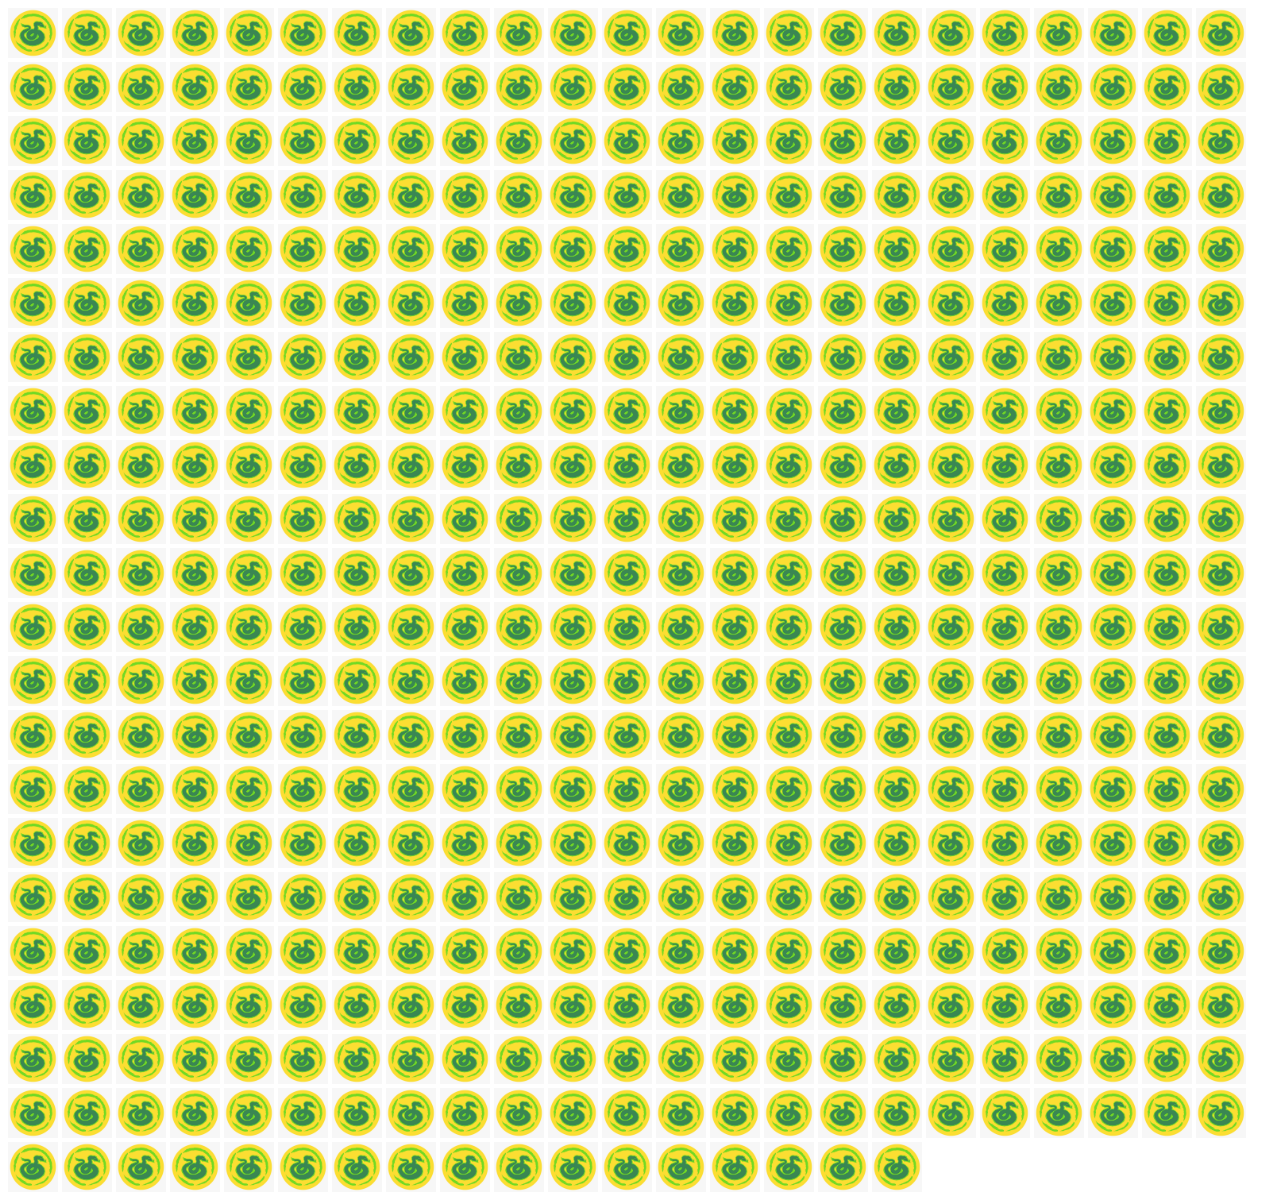
<file: gata.html>
<!DOCTYPE html>
<html lang="en">
<head>
    <meta charset="UTF-8">
    <meta name="viewport" content="width=device-width, initial-scale=1.0">
    <style>
        .merge{
            display: inline-block;
        }
        img{
            width: 50px;
            height: 50px;
        }
    </style>
    <title>Document</title>
</head>
<body>
<div class="merge" id="merge1"><img src="gata.jpg"></div>
<div class="merge" id="merge2"><img src="gata.jpg"></div>
<div class="merge" id="merge3"><img src="gata.jpg"></div>
<div class="merge" id="merge4"><img src="gata.jpg"></div>
<div class="merge" id="merge5"><img src="gata.jpg"></div>
<div class="merge" id="merge6"><img src="gata.jpg"></div>
<div class="merge" id="merge7"><img src="gata.jpg"></div>
<div class="merge" id="merge8"><img src="gata.jpg"></div>
<div class="merge" id="merge9"><img src="gata.jpg"></div>
<div class="merge" id="merge10"><img src="gata.jpg"></div>
<div class="merge" id="merge11"><img src="gata.jpg"></div>
<div class="merge" id="merge12"><img src="gata.jpg"></div>
<div class="merge" id="merge13"><img src="gata.jpg"></div>
<div class="merge" id="merge14"><img src="gata.jpg"></div>
<div class="merge" id="merge15"><img src="gata.jpg"></div>
<div class="merge" id="merge16"><img src="gata.jpg"></div>
<div class="merge" id="merge17"><img src="gata.jpg"></div>
<div class="merge" id="merge18"><img src="gata.jpg"></div>
<div class="merge" id="merge19"><img src="gata.jpg"></div>
<div class="merge" id="merge20"><img src="gata.jpg"></div>
<div class="merge" id="merge21"><img src="gata.jpg"></div>
<div class="merge" id="merge22"><img src="gata.jpg"></div>
<div class="merge" id="merge23"><img src="gata.jpg"></div>
<div class="merge" id="merge24"><img src="gata.jpg"></div>
<div class="merge" id="merge25"><img src="gata.jpg"></div>
<div class="merge" id="merge26"><img src="gata.jpg"></div>
<div class="merge" id="merge27"><img src="gata.jpg"></div>
<div class="merge" id="merge28"><img src="gata.jpg"></div>
<div class="merge" id="merge29"><img src="gata.jpg"></div>
<div class="merge" id="merge30"><img src="gata.jpg"></div>
<div class="merge" id="merge31"><img src="gata.jpg"></div>
<div class="merge" id="merge32"><img src="gata.jpg"></div>
<div class="merge" id="merge33"><img src="gata.jpg"></div>
<div class="merge" id="merge34"><img src="gata.jpg"></div>
<div class="merge" id="merge35"><img src="gata.jpg"></div>
<div class="merge" id="merge36"><img src="gata.jpg"></div>
<div class="merge" id="merge37"><img src="gata.jpg"></div>
<div class="merge" id="merge38"><img src="gata.jpg"></div>
<div class="merge" id="merge39"><img src="gata.jpg"></div>
<div class="merge" id="merge40"><img src="gata.jpg"></div>
<div class="merge" id="merge41"><img src="gata.jpg"></div>
<div class="merge" id="merge42"><img src="gata.jpg"></div>
<div class="merge" id="merge43"><img src="gata.jpg"></div>
<div class="merge" id="merge44"><img src="gata.jpg"></div>
<div class="merge" id="merge45"><img src="gata.jpg"></div>
<div class="merge" id="merge46"><img src="gata.jpg"></div>
<div class="merge" id="merge47"><img src="gata.jpg"></div>
<div class="merge" id="merge48"><img src="gata.jpg"></div>
<div class="merge" id="merge49"><img src="gata.jpg"></div>
<div class="merge" id="merge50"><img src="gata.jpg"></div>
<div class="merge" id="merge51"><img src="gata.jpg"></div>
<div class="merge" id="merge52"><img src="gata.jpg"></div>
<div class="merge" id="merge53"><img src="gata.jpg"></div>
<div class="merge" id="merge54"><img src="gata.jpg"></div>
<div class="merge" id="merge55"><img src="gata.jpg"></div>
<div class="merge" id="merge56"><img src="gata.jpg"></div>
<div class="merge" id="merge57"><img src="gata.jpg"></div>
<div class="merge" id="merge58"><img src="gata.jpg"></div>
<div class="merge" id="merge59"><img src="gata.jpg"></div>
<div class="merge" id="merge60"><img src="gata.jpg"></div>
<div class="merge" id="merge61"><img src="gata.jpg"></div>
<div class="merge" id="merge62"><img src="gata.jpg"></div>
<div class="merge" id="merge63"><img src="gata.jpg"></div>
<div class="merge" id="merge64"><img src="gata.jpg"></div>
<div class="merge" id="merge65"><img src="gata.jpg"></div>
<div class="merge" id="merge66"><img src="gata.jpg"></div>
<div class="merge" id="merge67"><img src="gata.jpg"></div>
<div class="merge" id="merge68"><img src="gata.jpg"></div>
<div class="merge" id="merge69"><img src="gata.jpg"></div>
<div class="merge" id="merge70"><img src="gata.jpg"></div>
<div class="merge" id="merge71"><img src="gata.jpg"></div>
<div class="merge" id="merge72"><img src="gata.jpg"></div>
<div class="merge" id="merge73"><img src="gata.jpg"></div>
<div class="merge" id="merge74"><img src="gata.jpg"></div>
<div class="merge" id="merge75"><img src="gata.jpg"></div>
<div class="merge" id="merge76"><img src="gata.jpg"></div>
<div class="merge" id="merge77"><img src="gata.jpg"></div>
<div class="merge" id="merge78"><img src="gata.jpg"></div>
<div class="merge" id="merge79"><img src="gata.jpg"></div>
<div class="merge" id="merge80"><img src="gata.jpg"></div>
<div class="merge" id="merge81"><img src="gata.jpg"></div>
<div class="merge" id="merge82"><img src="gata.jpg"></div>
<div class="merge" id="merge83"><img src="gata.jpg"></div>
<div class="merge" id="merge84"><img src="gata.jpg"></div>
<div class="merge" id="merge85"><img src="gata.jpg"></div>
<div class="merge" id="merge86"><img src="gata.jpg"></div>
<div class="merge" id="merge87"><img src="gata.jpg"></div>
<div class="merge" id="merge88"><img src="gata.jpg"></div>
<div class="merge" id="merge89"><img src="gata.jpg"></div>
<div class="merge" id="merge90"><img src="gata.jpg"></div>
<div class="merge" id="merge91"><img src="gata.jpg"></div>
<div class="merge" id="merge92"><img src="gata.jpg"></div>
<div class="merge" id="merge93"><img src="gata.jpg"></div>
<div class="merge" id="merge94"><img src="gata.jpg"></div>
<div class="merge" id="merge95"><img src="gata.jpg"></div>
<div class="merge" id="merge96"><img src="gata.jpg"></div>
<div class="merge" id="merge97"><img src="gata.jpg"></div>
<div class="merge" id="merge98"><img src="gata.jpg"></div>
<div class="merge" id="merge99"><img src="gata.jpg"></div>
<div class="merge" id="merge100"><img src="gata.jpg"></div>
<div class="merge" id="merge101"><img src="gata.jpg"></div>
<div class="merge" id="merge102"><img src="gata.jpg"></div>
<div class="merge" id="merge103"><img src="gata.jpg"></div>
<div class="merge" id="merge104"><img src="gata.jpg"></div>
<div class="merge" id="merge105"><img src="gata.jpg"></div>
<div class="merge" id="merge106"><img src="gata.jpg"></div>
<div class="merge" id="merge107"><img src="gata.jpg"></div>
<div class="merge" id="merge108"><img src="gata.jpg"></div>
<div class="merge" id="merge109"><img src="gata.jpg"></div>
<div class="merge" id="merge110"><img src="gata.jpg"></div>
<div class="merge" id="merge111"><img src="gata.jpg"></div>
<div class="merge" id="merge112"><img src="gata.jpg"></div>
<div class="merge" id="merge113"><img src="gata.jpg"></div>
<div class="merge" id="merge114"><img src="gata.jpg"></div>
<div class="merge" id="merge115"><img src="gata.jpg"></div>
<div class="merge" id="merge116"><img src="gata.jpg"></div>
<div class="merge" id="merge117"><img src="gata.jpg"></div>
<div class="merge" id="merge118"><img src="gata.jpg"></div>
<div class="merge" id="merge119"><img src="gata.jpg"></div>
<div class="merge" id="merge120"><img src="gata.jpg"></div>
<div class="merge" id="merge121"><img src="gata.jpg"></div>
<div class="merge" id="merge122"><img src="gata.jpg"></div>
<div class="merge" id="merge123"><img src="gata.jpg"></div>
<div class="merge" id="merge124"><img src="gata.jpg"></div>
<div class="merge" id="merge125"><img src="gata.jpg"></div>
<div class="merge" id="merge126"><img src="gata.jpg"></div>
<div class="merge" id="merge127"><img src="gata.jpg"></div>
<div class="merge" id="merge128"><img src="gata.jpg"></div>
<div class="merge" id="merge129"><img src="gata.jpg"></div>
<div class="merge" id="merge130"><img src="gata.jpg"></div>
<div class="merge" id="merge131"><img src="gata.jpg"></div>
<div class="merge" id="merge132"><img src="gata.jpg"></div>
<div class="merge" id="merge133"><img src="gata.jpg"></div>
<div class="merge" id="merge134"><img src="gata.jpg"></div>
<div class="merge" id="merge135"><img src="gata.jpg"></div>
<div class="merge" id="merge136"><img src="gata.jpg"></div>
<div class="merge" id="merge137"><img src="gata.jpg"></div>
<div class="merge" id="merge138"><img src="gata.jpg"></div>
<div class="merge" id="merge139"><img src="gata.jpg"></div>
<div class="merge" id="merge140"><img src="gata.jpg"></div>
<div class="merge" id="merge141"><img src="gata.jpg"></div>
<div class="merge" id="merge142"><img src="gata.jpg"></div>
<div class="merge" id="merge143"><img src="gata.jpg"></div>
<div class="merge" id="merge144"><img src="gata.jpg"></div>
<div class="merge" id="merge145"><img src="gata.jpg"></div>
<div class="merge" id="merge146"><img src="gata.jpg"></div>
<div class="merge" id="merge147"><img src="gata.jpg"></div>
<div class="merge" id="merge148"><img src="gata.jpg"></div>
<div class="merge" id="merge149"><img src="gata.jpg"></div>
<div class="merge" id="merge150"><img src="gata.jpg"></div>
<div class="merge" id="merge151"><img src="gata.jpg"></div>
<div class="merge" id="merge152"><img src="gata.jpg"></div>
<div class="merge" id="merge153"><img src="gata.jpg"></div>
<div class="merge" id="merge154"><img src="gata.jpg"></div>
<div class="merge" id="merge155"><img src="gata.jpg"></div>
<div class="merge" id="merge156"><img src="gata.jpg"></div>
<div class="merge" id="merge157"><img src="gata.jpg"></div>
<div class="merge" id="merge158"><img src="gata.jpg"></div>
<div class="merge" id="merge159"><img src="gata.jpg"></div>
<div class="merge" id="merge160"><img src="gata.jpg"></div>
<div class="merge" id="merge161"><img src="gata.jpg"></div>
<div class="merge" id="merge162"><img src="gata.jpg"></div>
<div class="merge" id="merge163"><img src="gata.jpg"></div>
<div class="merge" id="merge164"><img src="gata.jpg"></div>
<div class="merge" id="merge165"><img src="gata.jpg"></div>
<div class="merge" id="merge166"><img src="gata.jpg"></div>
<div class="merge" id="merge167"><img src="gata.jpg"></div>
<div class="merge" id="merge168"><img src="gata.jpg"></div>
<div class="merge" id="merge169"><img src="gata.jpg"></div>
<div class="merge" id="merge170"><img src="gata.jpg"></div>
<div class="merge" id="merge171"><img src="gata.jpg"></div>
<div class="merge" id="merge172"><img src="gata.jpg"></div>
<div class="merge" id="merge173"><img src="gata.jpg"></div>
<div class="merge" id="merge174"><img src="gata.jpg"></div>
<div class="merge" id="merge175"><img src="gata.jpg"></div>
<div class="merge" id="merge176"><img src="gata.jpg"></div>
<div class="merge" id="merge177"><img src="gata.jpg"></div>
<div class="merge" id="merge178"><img src="gata.jpg"></div>
<div class="merge" id="merge179"><img src="gata.jpg"></div>
<div class="merge" id="merge180"><img src="gata.jpg"></div>
<div class="merge" id="merge181"><img src="gata.jpg"></div>
<div class="merge" id="merge182"><img src="gata.jpg"></div>
<div class="merge" id="merge183"><img src="gata.jpg"></div>
<div class="merge" id="merge184"><img src="gata.jpg"></div>
<div class="merge" id="merge185"><img src="gata.jpg"></div>
<div class="merge" id="merge186"><img src="gata.jpg"></div>
<div class="merge" id="merge187"><img src="gata.jpg"></div>
<div class="merge" id="merge188"><img src="gata.jpg"></div>
<div class="merge" id="merge189"><img src="gata.jpg"></div>
<div class="merge" id="merge190"><img src="gata.jpg"></div>
<div class="merge" id="merge191"><img src="gata.jpg"></div>
<div class="merge" id="merge192"><img src="gata.jpg"></div>
<div class="merge" id="merge193"><img src="gata.jpg"></div>
<div class="merge" id="merge194"><img src="gata.jpg"></div>
<div class="merge" id="merge195"><img src="gata.jpg"></div>
<div class="merge" id="merge196"><img src="gata.jpg"></div>
<div class="merge" id="merge197"><img src="gata.jpg"></div>
<div class="merge" id="merge198"><img src="gata.jpg"></div>
<div class="merge" id="merge199"><img src="gata.jpg"></div>
<div class="merge" id="merge200"><img src="gata.jpg"></div>
<div class="merge" id="merge201"><img src="gata.jpg"></div>
<div class="merge" id="merge202"><img src="gata.jpg"></div>
<div class="merge" id="merge203"><img src="gata.jpg"></div>
<div class="merge" id="merge204"><img src="gata.jpg"></div>
<div class="merge" id="merge205"><img src="gata.jpg"></div>
<div class="merge" id="merge206"><img src="gata.jpg"></div>
<div class="merge" id="merge207"><img src="gata.jpg"></div>
<div class="merge" id="merge208"><img src="gata.jpg"></div>
<div class="merge" id="merge209"><img src="gata.jpg"></div>
<div class="merge" id="merge210"><img src="gata.jpg"></div>
<div class="merge" id="merge211"><img src="gata.jpg"></div>
<div class="merge" id="merge212"><img src="gata.jpg"></div>
<div class="merge" id="merge213"><img src="gata.jpg"></div>
<div class="merge" id="merge214"><img src="gata.jpg"></div>
<div class="merge" id="merge215"><img src="gata.jpg"></div>
<div class="merge" id="merge216"><img src="gata.jpg"></div>
<div class="merge" id="merge217"><img src="gata.jpg"></div>
<div class="merge" id="merge218"><img src="gata.jpg"></div>
<div class="merge" id="merge219"><img src="gata.jpg"></div>
<div class="merge" id="merge220"><img src="gata.jpg"></div>
<div class="merge" id="merge221"><img src="gata.jpg"></div>
<div class="merge" id="merge222"><img src="gata.jpg"></div>
<div class="merge" id="merge223"><img src="gata.jpg"></div>
<div class="merge" id="merge224"><img src="gata.jpg"></div>
<div class="merge" id="merge225"><img src="gata.jpg"></div>
<div class="merge" id="merge226"><img src="gata.jpg"></div>
<div class="merge" id="merge227"><img src="gata.jpg"></div>
<div class="merge" id="merge228"><img src="gata.jpg"></div>
<div class="merge" id="merge229"><img src="gata.jpg"></div>
<div class="merge" id="merge230"><img src="gata.jpg"></div>
<div class="merge" id="merge231"><img src="gata.jpg"></div>
<div class="merge" id="merge232"><img src="gata.jpg"></div>
<div class="merge" id="merge233"><img src="gata.jpg"></div>
<div class="merge" id="merge234"><img src="gata.jpg"></div>
<div class="merge" id="merge235"><img src="gata.jpg"></div>
<div class="merge" id="merge236"><img src="gata.jpg"></div>
<div class="merge" id="merge237"><img src="gata.jpg"></div>
<div class="merge" id="merge238"><img src="gata.jpg"></div>
<div class="merge" id="merge239"><img src="gata.jpg"></div>
<div class="merge" id="merge240"><img src="gata.jpg"></div>
<div class="merge" id="merge241"><img src="gata.jpg"></div>
<div class="merge" id="merge242"><img src="gata.jpg"></div>
<div class="merge" id="merge243"><img src="gata.jpg"></div>
<div class="merge" id="merge244"><img src="gata.jpg"></div>
<div class="merge" id="merge245"><img src="gata.jpg"></div>
<div class="merge" id="merge246"><img src="gata.jpg"></div>
<div class="merge" id="merge247"><img src="gata.jpg"></div>
<div class="merge" id="merge248"><img src="gata.jpg"></div>
<div class="merge" id="merge249"><img src="gata.jpg"></div>
<div class="merge" id="merge250"><img src="gata.jpg"></div>
<div class="merge" id="merge251"><img src="gata.jpg"></div>
<div class="merge" id="merge252"><img src="gata.jpg"></div>
<div class="merge" id="merge253"><img src="gata.jpg"></div>
<div class="merge" id="merge254"><img src="gata.jpg"></div>
<div class="merge" id="merge255"><img src="gata.jpg"></div>
<div class="merge" id="merge256"><img src="gata.jpg"></div>
<div class="merge" id="merge257"><img src="gata.jpg"></div>
<div class="merge" id="merge258"><img src="gata.jpg"></div>
<div class="merge" id="merge259"><img src="gata.jpg"></div>
<div class="merge" id="merge260"><img src="gata.jpg"></div>
<div class="merge" id="merge261"><img src="gata.jpg"></div>
<div class="merge" id="merge262"><img src="gata.jpg"></div>
<div class="merge" id="merge263"><img src="gata.jpg"></div>
<div class="merge" id="merge264"><img src="gata.jpg"></div>
<div class="merge" id="merge265"><img src="gata.jpg"></div>
<div class="merge" id="merge266"><img src="gata.jpg"></div>
<div class="merge" id="merge267"><img src="gata.jpg"></div>
<div class="merge" id="merge268"><img src="gata.jpg"></div>
<div class="merge" id="merge269"><img src="gata.jpg"></div>
<div class="merge" id="merge270"><img src="gata.jpg"></div>
<div class="merge" id="merge271"><img src="gata.jpg"></div>
<div class="merge" id="merge272"><img src="gata.jpg"></div>
<div class="merge" id="merge273"><img src="gata.jpg"></div>
<div class="merge" id="merge274"><img src="gata.jpg"></div>
<div class="merge" id="merge275"><img src="gata.jpg"></div>
<div class="merge" id="merge276"><img src="gata.jpg"></div>
<div class="merge" id="merge277"><img src="gata.jpg"></div>
<div class="merge" id="merge278"><img src="gata.jpg"></div>
<div class="merge" id="merge279"><img src="gata.jpg"></div>
<div class="merge" id="merge280"><img src="gata.jpg"></div>
<div class="merge" id="merge281"><img src="gata.jpg"></div>
<div class="merge" id="merge282"><img src="gata.jpg"></div>
<div class="merge" id="merge283"><img src="gata.jpg"></div>
<div class="merge" id="merge284"><img src="gata.jpg"></div>
<div class="merge" id="merge285"><img src="gata.jpg"></div>
<div class="merge" id="merge286"><img src="gata.jpg"></div>
<div class="merge" id="merge287"><img src="gata.jpg"></div>
<div class="merge" id="merge288"><img src="gata.jpg"></div>
<div class="merge" id="merge289"><img src="gata.jpg"></div>
<div class="merge" id="merge290"><img src="gata.jpg"></div>
<div class="merge" id="merge291"><img src="gata.jpg"></div>
<div class="merge" id="merge292"><img src="gata.jpg"></div>
<div class="merge" id="merge293"><img src="gata.jpg"></div>
<div class="merge" id="merge294"><img src="gata.jpg"></div>
<div class="merge" id="merge295"><img src="gata.jpg"></div>
<div class="merge" id="merge296"><img src="gata.jpg"></div>
<div class="merge" id="merge297"><img src="gata.jpg"></div>
<div class="merge" id="merge298"><img src="gata.jpg"></div>
<div class="merge" id="merge299"><img src="gata.jpg"></div>
<div class="merge" id="merge300"><img src="gata.jpg"></div>
<div class="merge" id="merge301"><img src="gata.jpg"></div>
<div class="merge" id="merge302"><img src="gata.jpg"></div>
<div class="merge" id="merge303"><img src="gata.jpg"></div>
<div class="merge" id="merge304"><img src="gata.jpg"></div>
<div class="merge" id="merge305"><img src="gata.jpg"></div>
<div class="merge" id="merge306"><img src="gata.jpg"></div>
<div class="merge" id="merge307"><img src="gata.jpg"></div>
<div class="merge" id="merge308"><img src="gata.jpg"></div>
<div class="merge" id="merge309"><img src="gata.jpg"></div>
<div class="merge" id="merge310"><img src="gata.jpg"></div>
<div class="merge" id="merge311"><img src="gata.jpg"></div>
<div class="merge" id="merge312"><img src="gata.jpg"></div>
<div class="merge" id="merge313"><img src="gata.jpg"></div>
<div class="merge" id="merge314"><img src="gata.jpg"></div>
<div class="merge" id="merge315"><img src="gata.jpg"></div>
<div class="merge" id="merge316"><img src="gata.jpg"></div>
<div class="merge" id="merge317"><img src="gata.jpg"></div>
<div class="merge" id="merge318"><img src="gata.jpg"></div>
<div class="merge" id="merge319"><img src="gata.jpg"></div>
<div class="merge" id="merge320"><img src="gata.jpg"></div>
<div class="merge" id="merge321"><img src="gata.jpg"></div>
<div class="merge" id="merge322"><img src="gata.jpg"></div>
<div class="merge" id="merge323"><img src="gata.jpg"></div>
<div class="merge" id="merge324"><img src="gata.jpg"></div>
<div class="merge" id="merge325"><img src="gata.jpg"></div>
<div class="merge" id="merge326"><img src="gata.jpg"></div>
<div class="merge" id="merge327"><img src="gata.jpg"></div>
<div class="merge" id="merge328"><img src="gata.jpg"></div>
<div class="merge" id="merge329"><img src="gata.jpg"></div>
<div class="merge" id="merge330"><img src="gata.jpg"></div>
<div class="merge" id="merge331"><img src="gata.jpg"></div>
<div class="merge" id="merge332"><img src="gata.jpg"></div>
<div class="merge" id="merge333"><img src="gata.jpg"></div>
<div class="merge" id="merge334"><img src="gata.jpg"></div>
<div class="merge" id="merge335"><img src="gata.jpg"></div>
<div class="merge" id="merge336"><img src="gata.jpg"></div>
<div class="merge" id="merge337"><img src="gata.jpg"></div>
<div class="merge" id="merge338"><img src="gata.jpg"></div>
<div class="merge" id="merge339"><img src="gata.jpg"></div>
<div class="merge" id="merge340"><img src="gata.jpg"></div>
<div class="merge" id="merge341"><img src="gata.jpg"></div>
<div class="merge" id="merge342"><img src="gata.jpg"></div>
<div class="merge" id="merge343"><img src="gata.jpg"></div>
<div class="merge" id="merge344"><img src="gata.jpg"></div>
<div class="merge" id="merge345"><img src="gata.jpg"></div>
<div class="merge" id="merge346"><img src="gata.jpg"></div>
<div class="merge" id="merge347"><img src="gata.jpg"></div>
<div class="merge" id="merge348"><img src="gata.jpg"></div>
<div class="merge" id="merge349"><img src="gata.jpg"></div>
<div class="merge" id="merge350"><img src="gata.jpg"></div>
<div class="merge" id="merge351"><img src="gata.jpg"></div>
<div class="merge" id="merge352"><img src="gata.jpg"></div>
<div class="merge" id="merge353"><img src="gata.jpg"></div>
<div class="merge" id="merge354"><img src="gata.jpg"></div>
<div class="merge" id="merge355"><img src="gata.jpg"></div>
<div class="merge" id="merge356"><img src="gata.jpg"></div>
<div class="merge" id="merge357"><img src="gata.jpg"></div>
<div class="merge" id="merge358"><img src="gata.jpg"></div>
<div class="merge" id="merge359"><img src="gata.jpg"></div>
<div class="merge" id="merge360"><img src="gata.jpg"></div>
<div class="merge" id="merge361"><img src="gata.jpg"></div>
<div class="merge" id="merge362"><img src="gata.jpg"></div>
<div class="merge" id="merge363"><img src="gata.jpg"></div>
<div class="merge" id="merge364"><img src="gata.jpg"></div>
<div class="merge" id="merge365"><img src="gata.jpg"></div>
<div class="merge" id="merge366"><img src="gata.jpg"></div>
<div class="merge" id="merge367"><img src="gata.jpg"></div>
<div class="merge" id="merge368"><img src="gata.jpg"></div>
<div class="merge" id="merge369"><img src="gata.jpg"></div>
<div class="merge" id="merge370"><img src="gata.jpg"></div>
<div class="merge" id="merge371"><img src="gata.jpg"></div>
<div class="merge" id="merge372"><img src="gata.jpg"></div>
<div class="merge" id="merge373"><img src="gata.jpg"></div>
<div class="merge" id="merge374"><img src="gata.jpg"></div>
<div class="merge" id="merge375"><img src="gata.jpg"></div>
<div class="merge" id="merge376"><img src="gata.jpg"></div>
<div class="merge" id="merge377"><img src="gata.jpg"></div>
<div class="merge" id="merge378"><img src="gata.jpg"></div>
<div class="merge" id="merge379"><img src="gata.jpg"></div>
<div class="merge" id="merge380"><img src="gata.jpg"></div>
<div class="merge" id="merge381"><img src="gata.jpg"></div>
<div class="merge" id="merge382"><img src="gata.jpg"></div>
<div class="merge" id="merge383"><img src="gata.jpg"></div>
<div class="merge" id="merge384"><img src="gata.jpg"></div>
<div class="merge" id="merge385"><img src="gata.jpg"></div>
<div class="merge" id="merge386"><img src="gata.jpg"></div>
<div class="merge" id="merge387"><img src="gata.jpg"></div>
<div class="merge" id="merge388"><img src="gata.jpg"></div>
<div class="merge" id="merge389"><img src="gata.jpg"></div>
<div class="merge" id="merge390"><img src="gata.jpg"></div>
<div class="merge" id="merge391"><img src="gata.jpg"></div>
<div class="merge" id="merge392"><img src="gata.jpg"></div>
<div class="merge" id="merge393"><img src="gata.jpg"></div>
<div class="merge" id="merge394"><img src="gata.jpg"></div>
<div class="merge" id="merge395"><img src="gata.jpg"></div>
<div class="merge" id="merge396"><img src="gata.jpg"></div>
<div class="merge" id="merge397"><img src="gata.jpg"></div>
<div class="merge" id="merge398"><img src="gata.jpg"></div>
<div class="merge" id="merge399"><img src="gata.jpg"></div>
<div class="merge" id="merge400"><img src="gata.jpg"></div>
<div class="merge" id="merge401"><img src="gata.jpg"></div>
<div class="merge" id="merge402"><img src="gata.jpg"></div>
<div class="merge" id="merge403"><img src="gata.jpg"></div>
<div class="merge" id="merge404"><img src="gata.jpg"></div>
<div class="merge" id="merge405"><img src="gata.jpg"></div>
<div class="merge" id="merge406"><img src="gata.jpg"></div>
<div class="merge" id="merge407"><img src="gata.jpg"></div>
<div class="merge" id="merge408"><img src="gata.jpg"></div>
<div class="merge" id="merge409"><img src="gata.jpg"></div>
<div class="merge" id="merge410"><img src="gata.jpg"></div>
<div class="merge" id="merge411"><img src="gata.jpg"></div>
<div class="merge" id="merge412"><img src="gata.jpg"></div>
<div class="merge" id="merge413"><img src="gata.jpg"></div>
<div class="merge" id="merge414"><img src="gata.jpg"></div>
<div class="merge" id="merge415"><img src="gata.jpg"></div>
<div class="merge" id="merge416"><img src="gata.jpg"></div>
<div class="merge" id="merge417"><img src="gata.jpg"></div>
<div class="merge" id="merge418"><img src="gata.jpg"></div>
<div class="merge" id="merge419"><img src="gata.jpg"></div>
<div class="merge" id="merge420"><img src="gata.jpg"></div>
<div class="merge" id="merge421"><img src="gata.jpg"></div>
<div class="merge" id="merge422"><img src="gata.jpg"></div>
<div class="merge" id="merge423"><img src="gata.jpg"></div>
<div class="merge" id="merge424"><img src="gata.jpg"></div>
<div class="merge" id="merge425"><img src="gata.jpg"></div>
<div class="merge" id="merge426"><img src="gata.jpg"></div>
<div class="merge" id="merge427"><img src="gata.jpg"></div>
<div class="merge" id="merge428"><img src="gata.jpg"></div>
<div class="merge" id="merge429"><img src="gata.jpg"></div>
<div class="merge" id="merge430"><img src="gata.jpg"></div>
<div class="merge" id="merge431"><img src="gata.jpg"></div>
<div class="merge" id="merge432"><img src="gata.jpg"></div>
<div class="merge" id="merge433"><img src="gata.jpg"></div>
<div class="merge" id="merge434"><img src="gata.jpg"></div>
<div class="merge" id="merge435"><img src="gata.jpg"></div>
<div class="merge" id="merge436"><img src="gata.jpg"></div>
<div class="merge" id="merge437"><img src="gata.jpg"></div>
<div class="merge" id="merge438"><img src="gata.jpg"></div>
<div class="merge" id="merge439"><img src="gata.jpg"></div>
<div class="merge" id="merge440"><img src="gata.jpg"></div>
<div class="merge" id="merge441"><img src="gata.jpg"></div>
<div class="merge" id="merge442"><img src="gata.jpg"></div>
<div class="merge" id="merge443"><img src="gata.jpg"></div>
<div class="merge" id="merge444"><img src="gata.jpg"></div>
<div class="merge" id="merge445"><img src="gata.jpg"></div>
<div class="merge" id="merge446"><img src="gata.jpg"></div>
<div class="merge" id="merge447"><img src="gata.jpg"></div>
<div class="merge" id="merge448"><img src="gata.jpg"></div>
<div class="merge" id="merge449"><img src="gata.jpg"></div>
<div class="merge" id="merge450"><img src="gata.jpg"></div>
<div class="merge" id="merge451"><img src="gata.jpg"></div>
<div class="merge" id="merge452"><img src="gata.jpg"></div>
<div class="merge" id="merge453"><img src="gata.jpg"></div>
<div class="merge" id="merge454"><img src="gata.jpg"></div>
<div class="merge" id="merge455"><img src="gata.jpg"></div>
<div class="merge" id="merge456"><img src="gata.jpg"></div>
<div class="merge" id="merge457"><img src="gata.jpg"></div>
<div class="merge" id="merge458"><img src="gata.jpg"></div>
<div class="merge" id="merge459"><img src="gata.jpg"></div>
<div class="merge" id="merge460"><img src="gata.jpg"></div>
<div class="merge" id="merge461"><img src="gata.jpg"></div>
<div class="merge" id="merge462"><img src="gata.jpg"></div>
<div class="merge" id="merge463"><img src="gata.jpg"></div>
<div class="merge" id="merge464"><img src="gata.jpg"></div>
<div class="merge" id="merge465"><img src="gata.jpg"></div>
<div class="merge" id="merge466"><img src="gata.jpg"></div>
<div class="merge" id="merge467"><img src="gata.jpg"></div>
<div class="merge" id="merge468"><img src="gata.jpg"></div>
<div class="merge" id="merge469"><img src="gata.jpg"></div>
<div class="merge" id="merge470"><img src="gata.jpg"></div>
<div class="merge" id="merge471"><img src="gata.jpg"></div>
<div class="merge" id="merge472"><img src="gata.jpg"></div>
<div class="merge" id="merge473"><img src="gata.jpg"></div>
<div class="merge" id="merge474"><img src="gata.jpg"></div>
<div class="merge" id="merge475"><img src="gata.jpg"></div>
<div class="merge" id="merge476"><img src="gata.jpg"></div>
<div class="merge" id="merge477"><img src="gata.jpg"></div>
<div class="merge" id="merge478"><img src="gata.jpg"></div>
<div class="merge" id="merge479"><img src="gata.jpg"></div>
<div class="merge" id="merge480"><img src="gata.jpg"></div>
<div class="merge" id="merge481"><img src="gata.jpg"></div>
<div class="merge" id="merge482"><img src="gata.jpg"></div>
<div class="merge" id="merge483"><img src="gata.jpg"></div>
<div class="merge" id="merge484"><img src="gata.jpg"></div>
<div class="merge" id="merge485"><img src="gata.jpg"></div>
<div class="merge" id="merge486"><img src="gata.jpg"></div>
<div class="merge" id="merge487"><img src="gata.jpg"></div>
<div class="merge" id="merge488"><img src="gata.jpg"></div>
<div class="merge" id="merge489"><img src="gata.jpg"></div>
<div class="merge" id="merge490"><img src="gata.jpg"></div>
<div class="merge" id="merge491"><img src="gata.jpg"></div>
<div class="merge" id="merge492"><img src="gata.jpg"></div>
<div class="merge" id="merge493"><img src="gata.jpg"></div>
<div class="merge" id="merge494"><img src="gata.jpg"></div>
<div class="merge" id="merge495"><img src="gata.jpg"></div>
<div class="merge" id="merge496"><img src="gata.jpg"></div>
<div class="merge" id="merge497"><img src="gata.jpg"></div>
<div class="merge" id="merge498"><img src="gata.jpg"></div>
<div class="merge" id="merge499"><img src="gata.jpg"></div>
<div class="merge" id="merge500"><img src="gata.jpg"></div>
<script src="scriptgata.js"></script>
</body>
</html>
</file>
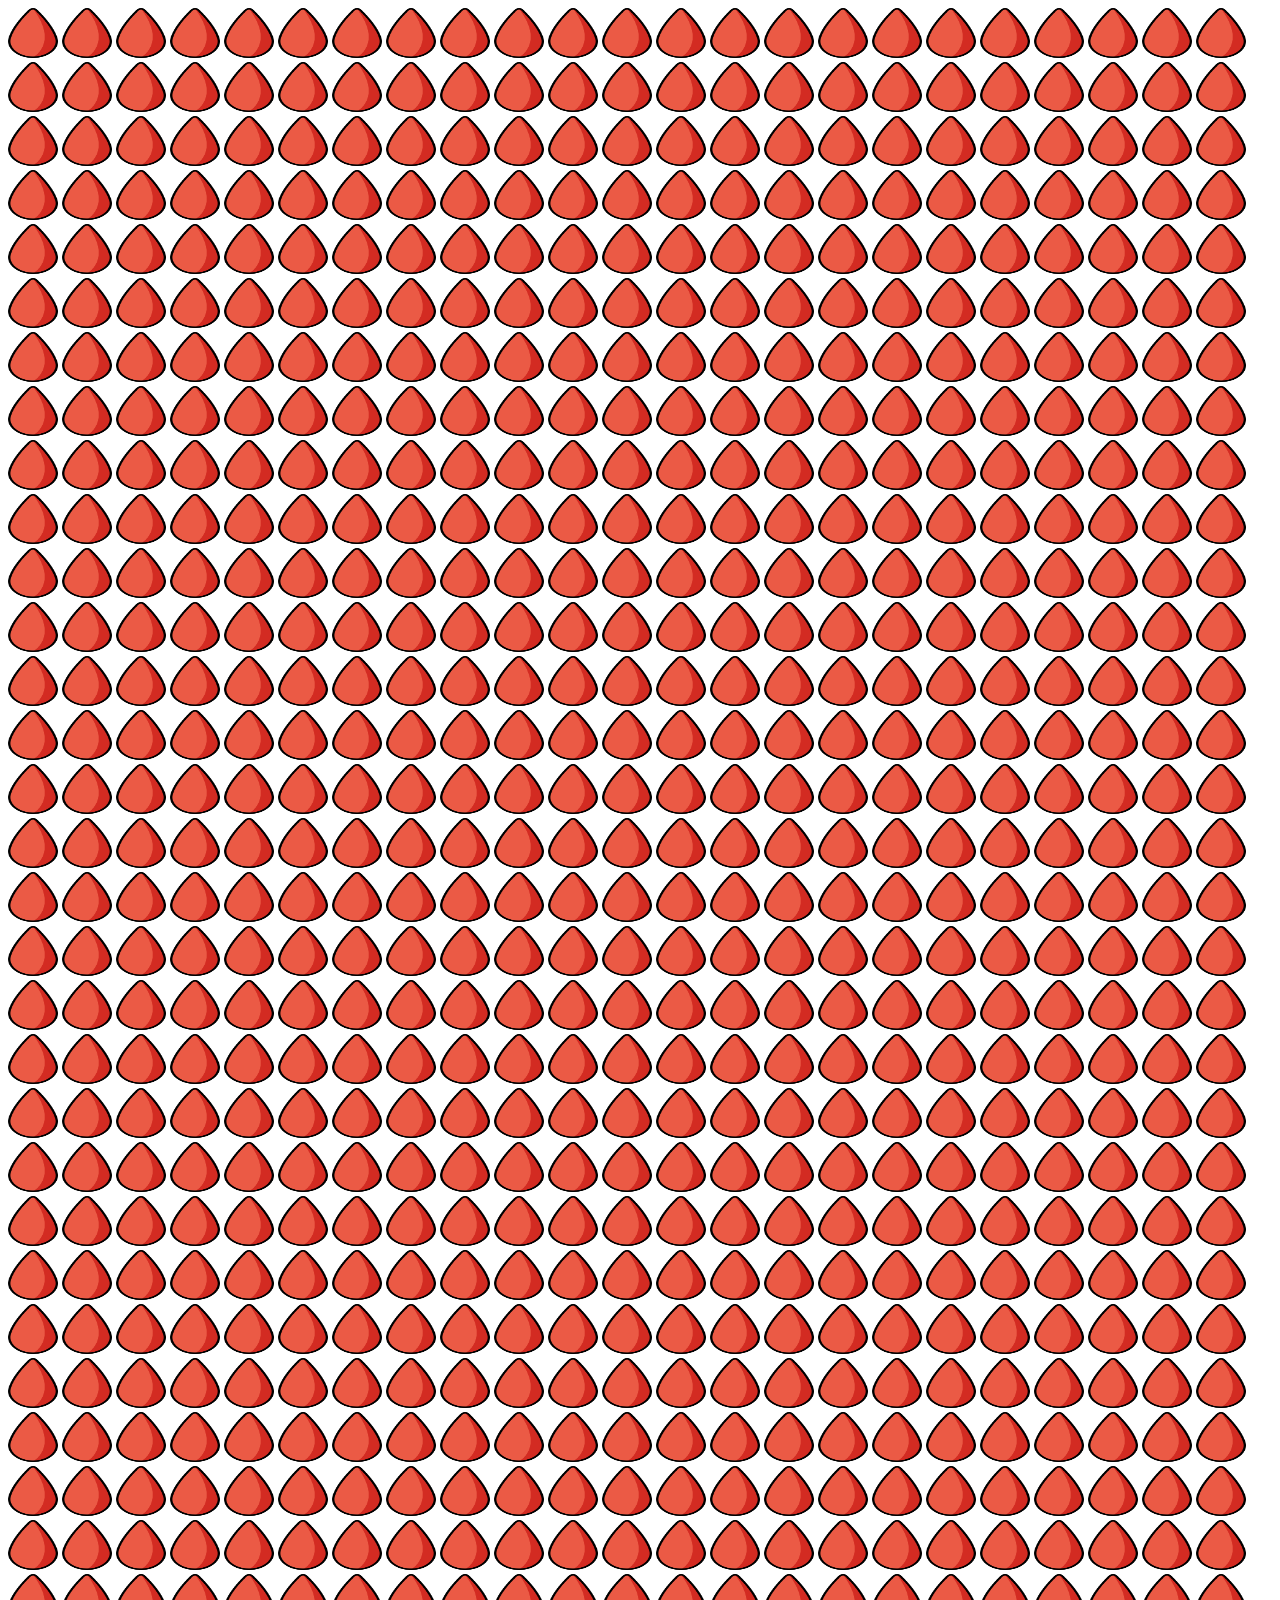
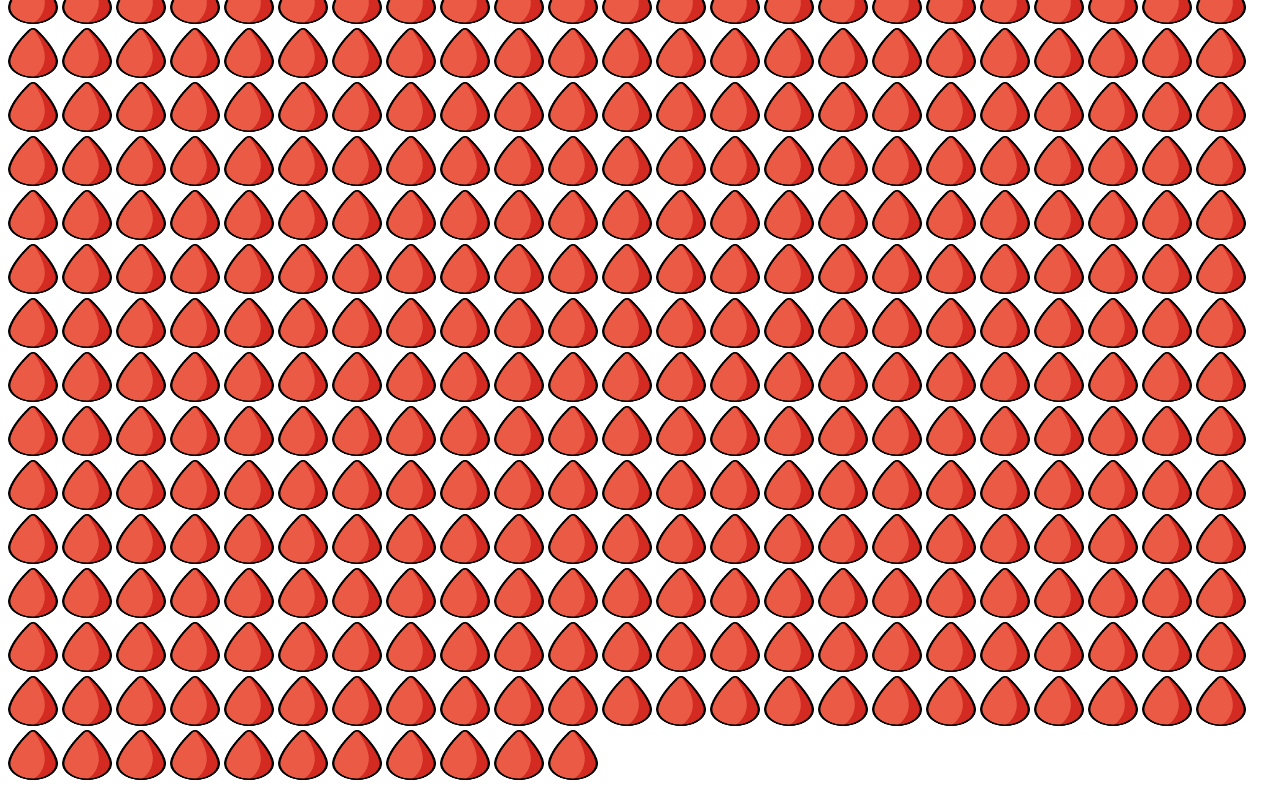
<file: idoloblood.html>
<!DOCTYPE html>
<html lang="en">
<head>
    <meta charset="UTF-8">
    <meta name="viewport" content="width=device-width, initial-scale=1.0">
    <style>
        .blood{
            display: inline-block;
        }
        img{
            width: 50px;
            height: 50px;
        }
    </style>
    <title>Document</title>
</head>
<body>
    <div class="blood" id="blood1"><img src="blood.png"></div>
    <div class="blood" id="blood2"><img src="blood.png"></div>
    <div class="blood" id="blood3"><img src="blood.png"></div>
    <div class="blood" id="blood4"><img src="blood.png"></div>
    <div class="blood" id="blood5"><img src="blood.png"></div>
    <div class="blood" id="blood6"><img src="blood.png"></div>
    <div class="blood" id="blood7"><img src="blood.png"></div>
    <div class="blood" id="blood8"><img src="blood.png"></div>
    <div class="blood" id="blood9"><img src="blood.png"></div>
    <div class="blood" id="blood10"><img src="blood.png"></div>
    <div class="blood" id="blood11"><img src="blood.png"></div>
    <div class="blood" id="blood12"><img src="blood.png"></div>
    <div class="blood" id="blood13"><img src="blood.png"></div>
    <div class="blood" id="blood14"><img src="blood.png"></div>
    <div class="blood" id="blood15"><img src="blood.png"></div>
    <div class="blood" id="blood16"><img src="blood.png"></div>
    <div class="blood" id="blood17"><img src="blood.png"></div>
    <div class="blood" id="blood18"><img src="blood.png"></div>
    <div class="blood" id="blood19"><img src="blood.png"></div>
    <div class="blood" id="blood20"><img src="blood.png"></div>
    <div class="blood" id="blood21"><img src="blood.png"></div>
    <div class="blood" id="blood22"><img src="blood.png"></div>
    <div class="blood" id="blood23"><img src="blood.png"></div>
    <div class="blood" id="blood24"><img src="blood.png"></div>
    <div class="blood" id="blood25"><img src="blood.png"></div>
    <div class="blood" id="blood26"><img src="blood.png"></div>
    <div class="blood" id="blood27"><img src="blood.png"></div>
    <div class="blood" id="blood28"><img src="blood.png"></div>
    <div class="blood" id="blood29"><img src="blood.png"></div>
    <div class="blood" id="blood30"><img src="blood.png"></div>
    <div class="blood" id="blood31"><img src="blood.png"></div>
    <div class="blood" id="blood32"><img src="blood.png"></div>
    <div class="blood" id="blood33"><img src="blood.png"></div>
    <div class="blood" id="blood34"><img src="blood.png"></div>
    <div class="blood" id="blood35"><img src="blood.png"></div>
    <div class="blood" id="blood36"><img src="blood.png"></div>
    <div class="blood" id="blood37"><img src="blood.png"></div>
    <div class="blood" id="blood38"><img src="blood.png"></div>
    <div class="blood" id="blood39"><img src="blood.png"></div>
    <div class="blood" id="blood40"><img src="blood.png"></div>
    <div class="blood" id="blood41"><img src="blood.png"></div>
    <div class="blood" id="blood42"><img src="blood.png"></div>
    <div class="blood" id="blood43"><img src="blood.png"></div>
    <div class="blood" id="blood44"><img src="blood.png"></div>
    <div class="blood" id="blood45"><img src="blood.png"></div>
    <div class="blood" id="blood46"><img src="blood.png"></div>
    <div class="blood" id="blood47"><img src="blood.png"></div>
    <div class="blood" id="blood48"><img src="blood.png"></div>
    <div class="blood" id="blood49"><img src="blood.png"></div>
    <div class="blood" id="blood50"><img src="blood.png"></div>
    <div class="blood" id="blood51"><img src="blood.png"></div>
    <div class="blood" id="blood52"><img src="blood.png"></div>
    <div class="blood" id="blood53"><img src="blood.png"></div>
    <div class="blood" id="blood54"><img src="blood.png"></div>
    <div class="blood" id="blood55"><img src="blood.png"></div>
    <div class="blood" id="blood56"><img src="blood.png"></div>
    <div class="blood" id="blood57"><img src="blood.png"></div>
    <div class="blood" id="blood58"><img src="blood.png"></div>
    <div class="blood" id="blood59"><img src="blood.png"></div>
    <div class="blood" id="blood60"><img src="blood.png"></div>
    <div class="blood" id="blood61"><img src="blood.png"></div>
    <div class="blood" id="blood62"><img src="blood.png"></div>
    <div class="blood" id="blood63"><img src="blood.png"></div>
    <div class="blood" id="blood64"><img src="blood.png"></div>
    <div class="blood" id="blood65"><img src="blood.png"></div>
    <div class="blood" id="blood66"><img src="blood.png"></div>
    <div class="blood" id="blood67"><img src="blood.png"></div>
    <div class="blood" id="blood68"><img src="blood.png"></div>
    <div class="blood" id="blood69"><img src="blood.png"></div>
    <div class="blood" id="blood70"><img src="blood.png"></div>
    <div class="blood" id="blood71"><img src="blood.png"></div>
    <div class="blood" id="blood72"><img src="blood.png"></div>
    <div class="blood" id="blood73"><img src="blood.png"></div>
    <div class="blood" id="blood74"><img src="blood.png"></div>
    <div class="blood" id="blood75"><img src="blood.png"></div>
    <div class="blood" id="blood76"><img src="blood.png"></div>
    <div class="blood" id="blood77"><img src="blood.png"></div>
    <div class="blood" id="blood78"><img src="blood.png"></div>
    <div class="blood" id="blood79"><img src="blood.png"></div>
    <div class="blood" id="blood80"><img src="blood.png"></div>
    <div class="blood" id="blood81"><img src="blood.png"></div>
    <div class="blood" id="blood82"><img src="blood.png"></div>
    <div class="blood" id="blood83"><img src="blood.png"></div>
    <div class="blood" id="blood84"><img src="blood.png"></div>
    <div class="blood" id="blood85"><img src="blood.png"></div>
    <div class="blood" id="blood86"><img src="blood.png"></div>
    <div class="blood" id="blood87"><img src="blood.png"></div>
    <div class="blood" id="blood88"><img src="blood.png"></div>
    <div class="blood" id="blood89"><img src="blood.png"></div>
    <div class="blood" id="blood90"><img src="blood.png"></div>
    <div class="blood" id="blood91"><img src="blood.png"></div>
    <div class="blood" id="blood92"><img src="blood.png"></div>
    <div class="blood" id="blood93"><img src="blood.png"></div>
    <div class="blood" id="blood94"><img src="blood.png"></div>
    <div class="blood" id="blood95"><img src="blood.png"></div>
    <div class="blood" id="blood96"><img src="blood.png"></div>
    <div class="blood" id="blood97"><img src="blood.png"></div>
    <div class="blood" id="blood98"><img src="blood.png"></div>
    <div class="blood" id="blood99"><img src="blood.png"></div>
    <div class="blood" id="blood100"><img src="blood.png"></div>
<div class="blood" id="blood101"><img src="blood.png"></div>
<div class="blood" id="blood102"><img src="blood.png"></div>
<div class="blood" id="blood103"><img src="blood.png"></div>
<div class="blood" id="blood104"><img src="blood.png"></div>
<div class="blood" id="blood105"><img src="blood.png"></div>
<div class="blood" id="blood106"><img src="blood.png"></div>
<div class="blood" id="blood107"><img src="blood.png"></div>
<div class="blood" id="blood108"><img src="blood.png"></div>
<div class="blood" id="blood109"><img src="blood.png"></div>
<div class="blood" id="blood110"><img src="blood.png"></div>
<div class="blood" id="blood111"><img src="blood.png"></div>
<div class="blood" id="blood112"><img src="blood.png"></div>
<div class="blood" id="blood113"><img src="blood.png"></div>
<div class="blood" id="blood114"><img src="blood.png"></div>
<div class="blood" id="blood115"><img src="blood.png"></div>
<div class="blood" id="blood116"><img src="blood.png"></div>
<div class="blood" id="blood117"><img src="blood.png"></div>
<div class="blood" id="blood118"><img src="blood.png"></div>
<div class="blood" id="blood119"><img src="blood.png"></div>
<div class="blood" id="blood120"><img src="blood.png"></div>
<div class="blood" id="blood121"><img src="blood.png"></div>
<div class="blood" id="blood122"><img src="blood.png"></div>
<div class="blood" id="blood123"><img src="blood.png"></div>
<div class="blood" id="blood124"><img src="blood.png"></div>
<div class="blood" id="blood125"><img src="blood.png"></div>
<div class="blood" id="blood126"><img src="blood.png"></div>
<div class="blood" id="blood127"><img src="blood.png"></div>
<div class="blood" id="blood128"><img src="blood.png"></div>
<div class="blood" id="blood129"><img src="blood.png"></div>
<div class="blood" id="blood130"><img src="blood.png"></div>
<div class="blood" id="blood131"><img src="blood.png"></div>
<div class="blood" id="blood132"><img src="blood.png"></div>
<div class="blood" id="blood133"><img src="blood.png"></div>
<div class="blood" id="blood134"><img src="blood.png"></div>
<div class="blood" id="blood135"><img src="blood.png"></div>
<div class="blood" id="blood136"><img src="blood.png"></div>
<div class="blood" id="blood137"><img src="blood.png"></div>
<div class="blood" id="blood138"><img src="blood.png"></div>
<div class="blood" id="blood139"><img src="blood.png"></div>
<div class="blood" id="blood140"><img src="blood.png"></div>
<div class="blood" id="blood141"><img src="blood.png"></div>
<div class="blood" id="blood142"><img src="blood.png"></div>
<div class="blood" id="blood143"><img src="blood.png"></div>
<div class="blood" id="blood144"><img src="blood.png"></div>
<div class="blood" id="blood145"><img src="blood.png"></div>
<div class="blood" id="blood146"><img src="blood.png"></div>
<div class="blood" id="blood147"><img src="blood.png"></div>
<div class="blood" id="blood148"><img src="blood.png"></div>
<div class="blood" id="blood149"><img src="blood.png"></div>
<div class="blood" id="blood150"><img src="blood.png"></div>
<div class="blood" id="blood151"><img src="blood.png"></div>
<div class="blood" id="blood152"><img src="blood.png"></div>
<div class="blood" id="blood153"><img src="blood.png"></div>
<div class="blood" id="blood154"><img src="blood.png"></div>
<div class="blood" id="blood155"><img src="blood.png"></div>
<div class="blood" id="blood156"><img src="blood.png"></div>
<div class="blood" id="blood157"><img src="blood.png"></div>
<div class="blood" id="blood158"><img src="blood.png"></div>
<div class="blood" id="blood159"><img src="blood.png"></div>
<div class="blood" id="blood160"><img src="blood.png"></div>
<div class="blood" id="blood161"><img src="blood.png"></div>
<div class="blood" id="blood162"><img src="blood.png"></div>
<div class="blood" id="blood163"><img src="blood.png"></div>
<div class="blood" id="blood164"><img src="blood.png"></div>
<div class="blood" id="blood165"><img src="blood.png"></div>
<div class="blood" id="blood166"><img src="blood.png"></div>
<div class="blood" id="blood167"><img src="blood.png"></div>
<div class="blood" id="blood168"><img src="blood.png"></div>
<div class="blood" id="blood169"><img src="blood.png"></div>
<div class="blood" id="blood170"><img src="blood.png"></div>
<div class="blood" id="blood171"><img src="blood.png"></div>
<div class="blood" id="blood172"><img src="blood.png"></div>
<div class="blood" id="blood173"><img src="blood.png"></div>
<div class="blood" id="blood174"><img src="blood.png"></div>
<div class="blood" id="blood175"><img src="blood.png"></div>
<div class="blood" id="blood176"><img src="blood.png"></div>
<div class="blood" id="blood177"><img src="blood.png"></div>
<div class="blood" id="blood178"><img src="blood.png"></div>
<div class="blood" id="blood179"><img src="blood.png"></div>
<div class="blood" id="blood180"><img src="blood.png"></div>
<div class="blood" id="blood181"><img src="blood.png"></div>
<div class="blood" id="blood182"><img src="blood.png"></div>
<div class="blood" id="blood183"><img src="blood.png"></div>
<div class="blood" id="blood184"><img src="blood.png"></div>
<div class="blood" id="blood185"><img src="blood.png"></div>
<div class="blood" id="blood186"><img src="blood.png"></div>
<div class="blood" id="blood187"><img src="blood.png"></div>
<div class="blood" id="blood188"><img src="blood.png"></div>
<div class="blood" id="blood189"><img src="blood.png"></div>
<div class="blood" id="blood190"><img src="blood.png"></div>
<div class="blood" id="blood191"><img src="blood.png"></div>
<div class="blood" id="blood192"><img src="blood.png"></div>
<div class="blood" id="blood193"><img src="blood.png"></div>
<div class="blood" id="blood194"><img src="blood.png"></div>
<div class="blood" id="blood195"><img src="blood.png"></div>
<div class="blood" id="blood196"><img src="blood.png"></div>
<div class="blood" id="blood197"><img src="blood.png"></div>
<div class="blood" id="blood198"><img src="blood.png"></div>
<div class="blood" id="blood199"><img src="blood.png"></div>
<div class="blood" id="blood200"><img src="blood.png"></div>
<div class="blood" id="blood201"><img src="blood.png"></div>
<div class="blood" id="blood202"><img src="blood.png"></div>
<div class="blood" id="blood203"><img src="blood.png"></div>
<div class="blood" id="blood204"><img src="blood.png"></div>
<div class="blood" id="blood205"><img src="blood.png"></div>
<div class="blood" id="blood206"><img src="blood.png"></div>
<div class="blood" id="blood207"><img src="blood.png"></div>
<div class="blood" id="blood208"><img src="blood.png"></div>
<div class="blood" id="blood209"><img src="blood.png"></div>
<div class="blood" id="blood210"><img src="blood.png"></div>
<div class="blood" id="blood211"><img src="blood.png"></div>
<div class="blood" id="blood212"><img src="blood.png"></div>
<div class="blood" id="blood213"><img src="blood.png"></div>
<div class="blood" id="blood214"><img src="blood.png"></div>
<div class="blood" id="blood215"><img src="blood.png"></div>
<div class="blood" id="blood216"><img src="blood.png"></div>
<div class="blood" id="blood217"><img src="blood.png"></div>
<div class="blood" id="blood218"><img src="blood.png"></div>
<div class="blood" id="blood219"><img src="blood.png"></div>
<div class="blood" id="blood220"><img src="blood.png"></div>
<div class="blood" id="blood221"><img src="blood.png"></div>
<div class="blood" id="blood222"><img src="blood.png"></div>
<div class="blood" id="blood223"><img src="blood.png"></div>
<div class="blood" id="blood224"><img src="blood.png"></div>
<div class="blood" id="blood225"><img src="blood.png"></div>
<div class="blood" id="blood226"><img src="blood.png"></div>
<div class="blood" id="blood227"><img src="blood.png"></div>
<div class="blood" id="blood228"><img src="blood.png"></div>
<div class="blood" id="blood229"><img src="blood.png"></div>
<div class="blood" id="blood230"><img src="blood.png"></div>
<div class="blood" id="blood231"><img src="blood.png"></div>
<div class="blood" id="blood232"><img src="blood.png"></div>
<div class="blood" id="blood233"><img src="blood.png"></div>
<div class="blood" id="blood234"><img src="blood.png"></div>
<div class="blood" id="blood235"><img src="blood.png"></div>
<div class="blood" id="blood236"><img src="blood.png"></div>
<div class="blood" id="blood237"><img src="blood.png"></div>
<div class="blood" id="blood238"><img src="blood.png"></div>
<div class="blood" id="blood239"><img src="blood.png"></div>
<div class="blood" id="blood240"><img src="blood.png"></div>
<div class="blood" id="blood241"><img src="blood.png"></div>
<div class="blood" id="blood242"><img src="blood.png"></div>
<div class="blood" id="blood243"><img src="blood.png"></div>
<div class="blood" id="blood244"><img src="blood.png"></div>
<div class="blood" id="blood245"><img src="blood.png"></div>
<div class="blood" id="blood246"><img src="blood.png"></div>
<div class="blood" id="blood247"><img src="blood.png"></div>
<div class="blood" id="blood248"><img src="blood.png"></div>
<div class="blood" id="blood249"><img src="blood.png"></div>
<div class="blood" id="blood250"><img src="blood.png"></div>
<div class="blood" id="blood251"><img src="blood.png"></div>
<div class="blood" id="blood252"><img src="blood.png"></div>
<div class="blood" id="blood253"><img src="blood.png"></div>
<div class="blood" id="blood254"><img src="blood.png"></div>
<div class="blood" id="blood255"><img src="blood.png"></div>
<div class="blood" id="blood256"><img src="blood.png"></div>
<div class="blood" id="blood257"><img src="blood.png"></div>
<div class="blood" id="blood258"><img src="blood.png"></div>
<div class="blood" id="blood259"><img src="blood.png"></div>
<div class="blood" id="blood260"><img src="blood.png"></div>
<div class="blood" id="blood261"><img src="blood.png"></div>
<div class="blood" id="blood262"><img src="blood.png"></div>
<div class="blood" id="blood263"><img src="blood.png"></div>
<div class="blood" id="blood264"><img src="blood.png"></div>
<div class="blood" id="blood265"><img src="blood.png"></div>
<div class="blood" id="blood266"><img src="blood.png"></div>
<div class="blood" id="blood267"><img src="blood.png"></div>
<div class="blood" id="blood268"><img src="blood.png"></div>
<div class="blood" id="blood269"><img src="blood.png"></div>
<div class="blood" id="blood270"><img src="blood.png"></div>
<div class="blood" id="blood271"><img src="blood.png"></div>
<div class="blood" id="blood272"><img src="blood.png"></div>
<div class="blood" id="blood273"><img src="blood.png"></div>
<div class="blood" id="blood274"><img src="blood.png"></div>
<div class="blood" id="blood275"><img src="blood.png"></div>
<div class="blood" id="blood276"><img src="blood.png"></div>
<div class="blood" id="blood277"><img src="blood.png"></div>
<div class="blood" id="blood278"><img src="blood.png"></div>
<div class="blood" id="blood279"><img src="blood.png"></div>
<div class="blood" id="blood280"><img src="blood.png"></div>
<div class="blood" id="blood281"><img src="blood.png"></div>
<div class="blood" id="blood282"><img src="blood.png"></div>
<div class="blood" id="blood283"><img src="blood.png"></div>
<div class="blood" id="blood284"><img src="blood.png"></div>
<div class="blood" id="blood285"><img src="blood.png"></div>
<div class="blood" id="blood286"><img src="blood.png"></div>
<div class="blood" id="blood287"><img src="blood.png"></div>
<div class="blood" id="blood288"><img src="blood.png"></div>
<div class="blood" id="blood289"><img src="blood.png"></div>
<div class="blood" id="blood290"><img src="blood.png"></div>
<div class="blood" id="blood291"><img src="blood.png"></div>
<div class="blood" id="blood292"><img src="blood.png"></div>
<div class="blood" id="blood293"><img src="blood.png"></div>
<div class="blood" id="blood294"><img src="blood.png"></div>
<div class="blood" id="blood295"><img src="blood.png"></div>
<div class="blood" id="blood296"><img src="blood.png"></div>
<div class="blood" id="blood297"><img src="blood.png"></div>
<div class="blood" id="blood298"><img src="blood.png"></div>
<div class="blood" id="blood299"><img src="blood.png"></div>
<div class="blood" id="blood300"><img src="blood.png"></div>
<div class="blood" id="blood301"><img src="blood.png"></div>
<div class="blood" id="blood302"><img src="blood.png"></div>
<div class="blood" id="blood303"><img src="blood.png"></div>
<div class="blood" id="blood304"><img src="blood.png"></div>
<div class="blood" id="blood305"><img src="blood.png"></div>
<div class="blood" id="blood306"><img src="blood.png"></div>
<div class="blood" id="blood307"><img src="blood.png"></div>
<div class="blood" id="blood308"><img src="blood.png"></div>
<div class="blood" id="blood309"><img src="blood.png"></div>
<div class="blood" id="blood310"><img src="blood.png"></div>
<div class="blood" id="blood311"><img src="blood.png"></div>
<div class="blood" id="blood312"><img src="blood.png"></div>
<div class="blood" id="blood313"><img src="blood.png"></div>
<div class="blood" id="blood314"><img src="blood.png"></div>
<div class="blood" id="blood315"><img src="blood.png"></div>
<div class="blood" id="blood316"><img src="blood.png"></div>
<div class="blood" id="blood317"><img src="blood.png"></div>
<div class="blood" id="blood318"><img src="blood.png"></div>
<div class="blood" id="blood319"><img src="blood.png"></div>
<div class="blood" id="blood320"><img src="blood.png"></div>
<div class="blood" id="blood321"><img src="blood.png"></div>
<div class="blood" id="blood322"><img src="blood.png"></div>
<div class="blood" id="blood323"><img src="blood.png"></div>
<div class="blood" id="blood324"><img src="blood.png"></div>
<div class="blood" id="blood325"><img src="blood.png"></div>
<div class="blood" id="blood326"><img src="blood.png"></div>
<div class="blood" id="blood327"><img src="blood.png"></div>
<div class="blood" id="blood328"><img src="blood.png"></div>
<div class="blood" id="blood329"><img src="blood.png"></div>
<div class="blood" id="blood330"><img src="blood.png"></div>
<div class="blood" id="blood331"><img src="blood.png"></div>
<div class="blood" id="blood332"><img src="blood.png"></div>
<div class="blood" id="blood333"><img src="blood.png"></div>
<div class="blood" id="blood334"><img src="blood.png"></div>
<div class="blood" id="blood335"><img src="blood.png"></div>
<div class="blood" id="blood336"><img src="blood.png"></div>
<div class="blood" id="blood337"><img src="blood.png"></div>
<div class="blood" id="blood338"><img src="blood.png"></div>
<div class="blood" id="blood339"><img src="blood.png"></div>
<div class="blood" id="blood340"><img src="blood.png"></div>
<div class="blood" id="blood341"><img src="blood.png"></div>
<div class="blood" id="blood342"><img src="blood.png"></div>
<div class="blood" id="blood343"><img src="blood.png"></div>
<div class="blood" id="blood344"><img src="blood.png"></div>
<div class="blood" id="blood345"><img src="blood.png"></div>
<div class="blood" id="blood346"><img src="blood.png"></div>
<div class="blood" id="blood347"><img src="blood.png"></div>
<div class="blood" id="blood348"><img src="blood.png"></div>
<div class="blood" id="blood349"><img src="blood.png"></div>
<div class="blood" id="blood350"><img src="blood.png"></div>
<div class="blood" id="blood351"><img src="blood.png"></div>
<div class="blood" id="blood352"><img src="blood.png"></div>
<div class="blood" id="blood353"><img src="blood.png"></div>
<div class="blood" id="blood354"><img src="blood.png"></div>
<div class="blood" id="blood355"><img src="blood.png"></div>
<div class="blood" id="blood356"><img src="blood.png"></div>
<div class="blood" id="blood357"><img src="blood.png"></div>
<div class="blood" id="blood358"><img src="blood.png"></div>
<div class="blood" id="blood359"><img src="blood.png"></div>
<div class="blood" id="blood360"><img src="blood.png"></div>
<div class="blood" id="blood361"><img src="blood.png"></div>
<div class="blood" id="blood362"><img src="blood.png"></div>
<div class="blood" id="blood363"><img src="blood.png"></div>
<div class="blood" id="blood364"><img src="blood.png"></div>
<div class="blood" id="blood365"><img src="blood.png"></div>
<div class="blood" id="blood366"><img src="blood.png"></div>
<div class="blood" id="blood367"><img src="blood.png"></div>
<div class="blood" id="blood368"><img src="blood.png"></div>
<div class="blood" id="blood369"><img src="blood.png"></div>
<div class="blood" id="blood370"><img src="blood.png"></div>
<div class="blood" id="blood371"><img src="blood.png"></div>
<div class="blood" id="blood372"><img src="blood.png"></div>
<div class="blood" id="blood373"><img src="blood.png"></div>
<div class="blood" id="blood374"><img src="blood.png"></div>
<div class="blood" id="blood375"><img src="blood.png"></div>
<div class="blood" id="blood376"><img src="blood.png"></div>
<div class="blood" id="blood377"><img src="blood.png"></div>
<div class="blood" id="blood378"><img src="blood.png"></div>
<div class="blood" id="blood379"><img src="blood.png"></div>
<div class="blood" id="blood380"><img src="blood.png"></div>
<div class="blood" id="blood381"><img src="blood.png"></div>
<div class="blood" id="blood382"><img src="blood.png"></div>
<div class="blood" id="blood383"><img src="blood.png"></div>
<div class="blood" id="blood384"><img src="blood.png"></div>
<div class="blood" id="blood385"><img src="blood.png"></div>
<div class="blood" id="blood386"><img src="blood.png"></div>
<div class="blood" id="blood387"><img src="blood.png"></div>
<div class="blood" id="blood388"><img src="blood.png"></div>
<div class="blood" id="blood389"><img src="blood.png"></div>
<div class="blood" id="blood390"><img src="blood.png"></div>
<div class="blood" id="blood391"><img src="blood.png"></div>
<div class="blood" id="blood392"><img src="blood.png"></div>
<div class="blood" id="blood393"><img src="blood.png"></div>
<div class="blood" id="blood394"><img src="blood.png"></div>
<div class="blood" id="blood395"><img src="blood.png"></div>
<div class="blood" id="blood396"><img src="blood.png"></div>
<div class="blood" id="blood397"><img src="blood.png"></div>
<div class="blood" id="blood398"><img src="blood.png"></div>
<div class="blood" id="blood399"><img src="blood.png"></div>
<div class="blood" id="blood400"><img src="blood.png"></div>
<div class="blood" id="blood401"><img src="blood.png"></div>
<div class="blood" id="blood402"><img src="blood.png"></div>
<div class="blood" id="blood403"><img src="blood.png"></div>
<div class="blood" id="blood404"><img src="blood.png"></div>
<div class="blood" id="blood405"><img src="blood.png"></div>
<div class="blood" id="blood406"><img src="blood.png"></div>
<div class="blood" id="blood407"><img src="blood.png"></div>
<div class="blood" id="blood408"><img src="blood.png"></div>
<div class="blood" id="blood409"><img src="blood.png"></div>
<div class="blood" id="blood410"><img src="blood.png"></div>
<div class="blood" id="blood411"><img src="blood.png"></div>
<div class="blood" id="blood412"><img src="blood.png"></div>
<div class="blood" id="blood413"><img src="blood.png"></div>
<div class="blood" id="blood414"><img src="blood.png"></div>
<div class="blood" id="blood415"><img src="blood.png"></div>
<div class="blood" id="blood416"><img src="blood.png"></div>
<div class="blood" id="blood417"><img src="blood.png"></div>
<div class="blood" id="blood418"><img src="blood.png"></div>
<div class="blood" id="blood419"><img src="blood.png"></div>
<div class="blood" id="blood420"><img src="blood.png"></div>
<div class="blood" id="blood421"><img src="blood.png"></div>
<div class="blood" id="blood422"><img src="blood.png"></div>
<div class="blood" id="blood423"><img src="blood.png"></div>
<div class="blood" id="blood424"><img src="blood.png"></div>
<div class="blood" id="blood425"><img src="blood.png"></div>
<div class="blood" id="blood426"><img src="blood.png"></div>
<div class="blood" id="blood427"><img src="blood.png"></div>
<div class="blood" id="blood428"><img src="blood.png"></div>
<div class="blood" id="blood429"><img src="blood.png"></div>
<div class="blood" id="blood430"><img src="blood.png"></div>
<div class="blood" id="blood431"><img src="blood.png"></div>
<div class="blood" id="blood432"><img src="blood.png"></div>
<div class="blood" id="blood433"><img src="blood.png"></div>
<div class="blood" id="blood434"><img src="blood.png"></div>
<div class="blood" id="blood435"><img src="blood.png"></div>
<div class="blood" id="blood436"><img src="blood.png"></div>
<div class="blood" id="blood437"><img src="blood.png"></div>
<div class="blood" id="blood438"><img src="blood.png"></div>
<div class="blood" id="blood439"><img src="blood.png"></div>
<div class="blood" id="blood440"><img src="blood.png"></div>
<div class="blood" id="blood441"><img src="blood.png"></div>
<div class="blood" id="blood442"><img src="blood.png"></div>
<div class="blood" id="blood443"><img src="blood.png"></div>
<div class="blood" id="blood444"><img src="blood.png"></div>
<div class="blood" id="blood445"><img src="blood.png"></div>
<div class="blood" id="blood446"><img src="blood.png"></div>
<div class="blood" id="blood447"><img src="blood.png"></div>
<div class="blood" id="blood448"><img src="blood.png"></div>
<div class="blood" id="blood449"><img src="blood.png"></div>
<div class="blood" id="blood450"><img src="blood.png"></div>
<div class="blood" id="blood451"><img src="blood.png"></div>
<div class="blood" id="blood452"><img src="blood.png"></div>
<div class="blood" id="blood453"><img src="blood.png"></div>
<div class="blood" id="blood454"><img src="blood.png"></div>
<div class="blood" id="blood455"><img src="blood.png"></div>
<div class="blood" id="blood456"><img src="blood.png"></div>
<div class="blood" id="blood457"><img src="blood.png"></div>
<div class="blood" id="blood458"><img src="blood.png"></div>
<div class="blood" id="blood459"><img src="blood.png"></div>
<div class="blood" id="blood460"><img src="blood.png"></div>
<div class="blood" id="blood461"><img src="blood.png"></div>
<div class="blood" id="blood462"><img src="blood.png"></div>
<div class="blood" id="blood463"><img src="blood.png"></div>
<div class="blood" id="blood464"><img src="blood.png"></div>
<div class="blood" id="blood465"><img src="blood.png"></div>
<div class="blood" id="blood466"><img src="blood.png"></div>
<div class="blood" id="blood467"><img src="blood.png"></div>
<div class="blood" id="blood468"><img src="blood.png"></div>
<div class="blood" id="blood469"><img src="blood.png"></div>
<div class="blood" id="blood470"><img src="blood.png"></div>
<div class="blood" id="blood471"><img src="blood.png"></div>
<div class="blood" id="blood472"><img src="blood.png"></div>
<div class="blood" id="blood473"><img src="blood.png"></div>
<div class="blood" id="blood474"><img src="blood.png"></div>
<div class="blood" id="blood475"><img src="blood.png"></div>
<div class="blood" id="blood476"><img src="blood.png"></div>
<div class="blood" id="blood477"><img src="blood.png"></div>
<div class="blood" id="blood478"><img src="blood.png"></div>
<div class="blood" id="blood479"><img src="blood.png"></div>
<div class="blood" id="blood480"><img src="blood.png"></div>
<div class="blood" id="blood481"><img src="blood.png"></div>
<div class="blood" id="blood482"><img src="blood.png"></div>
<div class="blood" id="blood483"><img src="blood.png"></div>
<div class="blood" id="blood484"><img src="blood.png"></div>
<div class="blood" id="blood485"><img src="blood.png"></div>
<div class="blood" id="blood486"><img src="blood.png"></div>
<div class="blood" id="blood487"><img src="blood.png"></div>
<div class="blood" id="blood488"><img src="blood.png"></div>
<div class="blood" id="blood489"><img src="blood.png"></div>
<div class="blood" id="blood490"><img src="blood.png"></div>
<div class="blood" id="blood491"><img src="blood.png"></div>
<div class="blood" id="blood492"><img src="blood.png"></div>
<div class="blood" id="blood493"><img src="blood.png"></div>
<div class="blood" id="blood494"><img src="blood.png"></div>
<div class="blood" id="blood495"><img src="blood.png"></div>
<div class="blood" id="blood496"><img src="blood.png"></div>
<div class="blood" id="blood497"><img src="blood.png"></div>
<div class="blood" id="blood498"><img src="blood.png"></div>
<div class="blood" id="blood499"><img src="blood.png"></div>
<div class="blood" id="blood500"><img src="blood.png"></div>
<div class="blood" id="blood501"><img src="blood.png"></div>
<div class="blood" id="blood502"><img src="blood.png"></div>
<div class="blood" id="blood503"><img src="blood.png"></div>
<div class="blood" id="blood504"><img src="blood.png"></div>
<div class="blood" id="blood505"><img src="blood.png"></div>
<div class="blood" id="blood506"><img src="blood.png"></div>
<div class="blood" id="blood507"><img src="blood.png"></div>
<div class="blood" id="blood508"><img src="blood.png"></div>
<div class="blood" id="blood509"><img src="blood.png"></div>
<div class="blood" id="blood510"><img src="blood.png"></div>
<div class="blood" id="blood511"><img src="blood.png"></div>
<div class="blood" id="blood512"><img src="blood.png"></div>
<div class="blood" id="blood513"><img src="blood.png"></div>
<div class="blood" id="blood514"><img src="blood.png"></div>
<div class="blood" id="blood515"><img src="blood.png"></div>
<div class="blood" id="blood516"><img src="blood.png"></div>
<div class="blood" id="blood517"><img src="blood.png"></div>
<div class="blood" id="blood518"><img src="blood.png"></div>
<div class="blood" id="blood519"><img src="blood.png"></div>
<div class="blood" id="blood520"><img src="blood.png"></div>
<div class="blood" id="blood521"><img src="blood.png"></div>
<div class="blood" id="blood522"><img src="blood.png"></div>
<div class="blood" id="blood523"><img src="blood.png"></div>
<div class="blood" id="blood524"><img src="blood.png"></div>
<div class="blood" id="blood525"><img src="blood.png"></div>
<div class="blood" id="blood526"><img src="blood.png"></div>
<div class="blood" id="blood527"><img src="blood.png"></div>
<div class="blood" id="blood528"><img src="blood.png"></div>
<div class="blood" id="blood529"><img src="blood.png"></div>
<div class="blood" id="blood530"><img src="blood.png"></div>
<div class="blood" id="blood531"><img src="blood.png"></div>
<div class="blood" id="blood532"><img src="blood.png"></div>
<div class="blood" id="blood533"><img src="blood.png"></div>
<div class="blood" id="blood534"><img src="blood.png"></div>
<div class="blood" id="blood535"><img src="blood.png"></div>
<div class="blood" id="blood536"><img src="blood.png"></div>
<div class="blood" id="blood537"><img src="blood.png"></div>
<div class="blood" id="blood538"><img src="blood.png"></div>
<div class="blood" id="blood539"><img src="blood.png"></div>
<div class="blood" id="blood540"><img src="blood.png"></div>
<div class="blood" id="blood541"><img src="blood.png"></div>
<div class="blood" id="blood542"><img src="blood.png"></div>
<div class="blood" id="blood543"><img src="blood.png"></div>
<div class="blood" id="blood544"><img src="blood.png"></div>
<div class="blood" id="blood545"><img src="blood.png"></div>
<div class="blood" id="blood546"><img src="blood.png"></div>
<div class="blood" id="blood547"><img src="blood.png"></div>
<div class="blood" id="blood548"><img src="blood.png"></div>
<div class="blood" id="blood549"><img src="blood.png"></div>
<div class="blood" id="blood550"><img src="blood.png"></div>
<div class="blood" id="blood551"><img src="blood.png"></div>
<div class="blood" id="blood552"><img src="blood.png"></div>
<div class="blood" id="blood553"><img src="blood.png"></div>
<div class="blood" id="blood554"><img src="blood.png"></div>
<div class="blood" id="blood555"><img src="blood.png"></div>
<div class="blood" id="blood556"><img src="blood.png"></div>
<div class="blood" id="blood557"><img src="blood.png"></div>
<div class="blood" id="blood558"><img src="blood.png"></div>
<div class="blood" id="blood559"><img src="blood.png"></div>
<div class="blood" id="blood560"><img src="blood.png"></div>
<div class="blood" id="blood561"><img src="blood.png"></div>
<div class="blood" id="blood562"><img src="blood.png"></div>
<div class="blood" id="blood563"><img src="blood.png"></div>
<div class="blood" id="blood564"><img src="blood.png"></div>
<div class="blood" id="blood565"><img src="blood.png"></div>
<div class="blood" id="blood566"><img src="blood.png"></div>
<div class="blood" id="blood567"><img src="blood.png"></div>
<div class="blood" id="blood568"><img src="blood.png"></div>
<div class="blood" id="blood569"><img src="blood.png"></div>
<div class="blood" id="blood570"><img src="blood.png"></div>
<div class="blood" id="blood571"><img src="blood.png"></div>
<div class="blood" id="blood572"><img src="blood.png"></div>
<div class="blood" id="blood573"><img src="blood.png"></div>
<div class="blood" id="blood574"><img src="blood.png"></div>
<div class="blood" id="blood575"><img src="blood.png"></div>
<div class="blood" id="blood576"><img src="blood.png"></div>
<div class="blood" id="blood577"><img src="blood.png"></div>
<div class="blood" id="blood578"><img src="blood.png"></div>
<div class="blood" id="blood579"><img src="blood.png"></div>
<div class="blood" id="blood580"><img src="blood.png"></div>
<div class="blood" id="blood581"><img src="blood.png"></div>
<div class="blood" id="blood582"><img src="blood.png"></div>
<div class="blood" id="blood583"><img src="blood.png"></div>
<div class="blood" id="blood584"><img src="blood.png"></div>
<div class="blood" id="blood585"><img src="blood.png"></div>
<div class="blood" id="blood586"><img src="blood.png"></div>
<div class="blood" id="blood587"><img src="blood.png"></div>
<div class="blood" id="blood588"><img src="blood.png"></div>
<div class="blood" id="blood589"><img src="blood.png"></div>
<div class="blood" id="blood590"><img src="blood.png"></div>
<div class="blood" id="blood591"><img src="blood.png"></div>
<div class="blood" id="blood592"><img src="blood.png"></div>
<div class="blood" id="blood593"><img src="blood.png"></div>
<div class="blood" id="blood594"><img src="blood.png"></div>
<div class="blood" id="blood595"><img src="blood.png"></div>
<div class="blood" id="blood596"><img src="blood.png"></div>
<div class="blood" id="blood597"><img src="blood.png"></div>
<div class="blood" id="blood598"><img src="blood.png"></div>
<div class="blood" id="blood599"><img src="blood.png"></div>
<div class="blood" id="blood600"><img src="blood.png"></div>
<div class="blood" id="blood601"><img src="blood.png"></div>
<div class="blood" id="blood602"><img src="blood.png"></div>
<div class="blood" id="blood603"><img src="blood.png"></div>
<div class="blood" id="blood604"><img src="blood.png"></div>
<div class="blood" id="blood605"><img src="blood.png"></div>
<div class="blood" id="blood606"><img src="blood.png"></div>
<div class="blood" id="blood607"><img src="blood.png"></div>
<div class="blood" id="blood608"><img src="blood.png"></div>
<div class="blood" id="blood609"><img src="blood.png"></div>
<div class="blood" id="blood610"><img src="blood.png"></div>
<div class="blood" id="blood611"><img src="blood.png"></div>
<div class="blood" id="blood612"><img src="blood.png"></div>
<div class="blood" id="blood613"><img src="blood.png"></div>
<div class="blood" id="blood614"><img src="blood.png"></div>
<div class="blood" id="blood615"><img src="blood.png"></div>
<div class="blood" id="blood616"><img src="blood.png"></div>
<div class="blood" id="blood617"><img src="blood.png"></div>
<div class="blood" id="blood618"><img src="blood.png"></div>
<div class="blood" id="blood619"><img src="blood.png"></div>
<div class="blood" id="blood620"><img src="blood.png"></div>
<div class="blood" id="blood621"><img src="blood.png"></div>
<div class="blood" id="blood622"><img src="blood.png"></div>
<div class="blood" id="blood623"><img src="blood.png"></div>
<div class="blood" id="blood624"><img src="blood.png"></div>
<div class="blood" id="blood625"><img src="blood.png"></div>
<div class="blood" id="blood626"><img src="blood.png"></div>
<div class="blood" id="blood627"><img src="blood.png"></div>
<div class="blood" id="blood628"><img src="blood.png"></div>
<div class="blood" id="blood629"><img src="blood.png"></div>
<div class="blood" id="blood630"><img src="blood.png"></div>
<div class="blood" id="blood631"><img src="blood.png"></div>
<div class="blood" id="blood632"><img src="blood.png"></div>
<div class="blood" id="blood633"><img src="blood.png"></div>
<div class="blood" id="blood634"><img src="blood.png"></div>
<div class="blood" id="blood635"><img src="blood.png"></div>
<div class="blood" id="blood636"><img src="blood.png"></div>
<div class="blood" id="blood637"><img src="blood.png"></div>
<div class="blood" id="blood638"><img src="blood.png"></div>
<div class="blood" id="blood639"><img src="blood.png"></div>
<div class="blood" id="blood640"><img src="blood.png"></div>
<div class="blood" id="blood641"><img src="blood.png"></div>
<div class="blood" id="blood642"><img src="blood.png"></div>
<div class="blood" id="blood643"><img src="blood.png"></div>
<div class="blood" id="blood644"><img src="blood.png"></div>
<div class="blood" id="blood645"><img src="blood.png"></div>
<div class="blood" id="blood646"><img src="blood.png"></div>
<div class="blood" id="blood647"><img src="blood.png"></div>
<div class="blood" id="blood648"><img src="blood.png"></div>
<div class="blood" id="blood649"><img src="blood.png"></div>
<div class="blood" id="blood650"><img src="blood.png"></div>
<div class="blood" id="blood651"><img src="blood.png"></div>
<div class="blood" id="blood652"><img src="blood.png"></div>
<div class="blood" id="blood653"><img src="blood.png"></div>
<div class="blood" id="blood654"><img src="blood.png"></div>
<div class="blood" id="blood655"><img src="blood.png"></div>
<div class="blood" id="blood656"><img src="blood.png"></div>
<div class="blood" id="blood657"><img src="blood.png"></div>
<div class="blood" id="blood658"><img src="blood.png"></div>
<div class="blood" id="blood659"><img src="blood.png"></div>
<div class="blood" id="blood660"><img src="blood.png"></div>
<div class="blood" id="blood661"><img src="blood.png"></div>
<div class="blood" id="blood662"><img src="blood.png"></div>
<div class="blood" id="blood663"><img src="blood.png"></div>
<div class="blood" id="blood664"><img src="blood.png"></div>
<div class="blood" id="blood665"><img src="blood.png"></div>
<div class="blood" id="blood666"><img src="blood.png"></div>
<div class="blood" id="blood667"><img src="blood.png"></div>
<div class="blood" id="blood668"><img src="blood.png"></div>
<div class="blood" id="blood669"><img src="blood.png"></div>
<div class="blood" id="blood670"><img src="blood.png"></div>
<div class="blood" id="blood671"><img src="blood.png"></div>
<div class="blood" id="blood672"><img src="blood.png"></div>
<div class="blood" id="blood673"><img src="blood.png"></div>
<div class="blood" id="blood674"><img src="blood.png"></div>
<div class="blood" id="blood675"><img src="blood.png"></div>
<div class="blood" id="blood676"><img src="blood.png"></div>
<div class="blood" id="blood677"><img src="blood.png"></div>
<div class="blood" id="blood678"><img src="blood.png"></div>
<div class="blood" id="blood679"><img src="blood.png"></div>
<div class="blood" id="blood680"><img src="blood.png"></div>
<div class="blood" id="blood681"><img src="blood.png"></div>
<div class="blood" id="blood682"><img src="blood.png"></div>
<div class="blood" id="blood683"><img src="blood.png"></div>
<div class="blood" id="blood684"><img src="blood.png"></div>
<div class="blood" id="blood685"><img src="blood.png"></div>
<div class="blood" id="blood686"><img src="blood.png"></div>
<div class="blood" id="blood687"><img src="blood.png"></div>
<div class="blood" id="blood688"><img src="blood.png"></div>
<div class="blood" id="blood689"><img src="blood.png"></div>
<div class="blood" id="blood690"><img src="blood.png"></div>
<div class="blood" id="blood691"><img src="blood.png"></div>
<div class="blood" id="blood692"><img src="blood.png"></div>
<div class="blood" id="blood693"><img src="blood.png"></div>
<div class="blood" id="blood694"><img src="blood.png"></div>
<div class="blood" id="blood695"><img src="blood.png"></div>
<div class="blood" id="blood696"><img src="blood.png"></div>
<div class="blood" id="blood697"><img src="blood.png"></div>
<div class="blood" id="blood698"><img src="blood.png"></div>
<div class="blood" id="blood699"><img src="blood.png"></div>
<div class="blood" id="blood700"><img src="blood.png"></div>
<div class="blood" id="blood701"><img src="blood.png"></div>
<div class="blood" id="blood702"><img src="blood.png"></div>
<div class="blood" id="blood703"><img src="blood.png"></div>
<div class="blood" id="blood704"><img src="blood.png"></div>
<div class="blood" id="blood705"><img src="blood.png"></div>
<div class="blood" id="blood706"><img src="blood.png"></div>
<div class="blood" id="blood707"><img src="blood.png"></div>
<div class="blood" id="blood708"><img src="blood.png"></div>
<div class="blood" id="blood709"><img src="blood.png"></div>
<div class="blood" id="blood710"><img src="blood.png"></div>
<div class="blood" id="blood711"><img src="blood.png"></div>
<div class="blood" id="blood712"><img src="blood.png"></div>
<div class="blood" id="blood713"><img src="blood.png"></div>
<div class="blood" id="blood714"><img src="blood.png"></div>
<div class="blood" id="blood715"><img src="blood.png"></div>
<div class="blood" id="blood716"><img src="blood.png"></div>
<div class="blood" id="blood717"><img src="blood.png"></div>
<div class="blood" id="blood718"><img src="blood.png"></div>
<div class="blood" id="blood719"><img src="blood.png"></div>
<div class="blood" id="blood720"><img src="blood.png"></div>
<div class="blood" id="blood721"><img src="blood.png"></div>
<div class="blood" id="blood722"><img src="blood.png"></div>
<div class="blood" id="blood723"><img src="blood.png"></div>
<div class="blood" id="blood724"><img src="blood.png"></div>
<div class="blood" id="blood725"><img src="blood.png"></div>
<div class="blood" id="blood726"><img src="blood.png"></div>
<div class="blood" id="blood727"><img src="blood.png"></div>
<div class="blood" id="blood728"><img src="blood.png"></div>
<div class="blood" id="blood729"><img src="blood.png"></div>
<div class="blood" id="blood730"><img src="blood.png"></div>
<div class="blood" id="blood731"><img src="blood.png"></div>
<div class="blood" id="blood732"><img src="blood.png"></div>
<div class="blood" id="blood733"><img src="blood.png"></div>
<div class="blood" id="blood734"><img src="blood.png"></div>
<div class="blood" id="blood735"><img src="blood.png"></div>
<div class="blood" id="blood736"><img src="blood.png"></div>
<div class="blood" id="blood737"><img src="blood.png"></div>
<div class="blood" id="blood738"><img src="blood.png"></div>
<div class="blood" id="blood739"><img src="blood.png"></div>
<div class="blood" id="blood740"><img src="blood.png"></div>
<div class="blood" id="blood741"><img src="blood.png"></div>
<div class="blood" id="blood742"><img src="blood.png"></div>
<div class="blood" id="blood743"><img src="blood.png"></div>
<div class="blood" id="blood744"><img src="blood.png"></div>
<div class="blood" id="blood745"><img src="blood.png"></div>
<div class="blood" id="blood746"><img src="blood.png"></div>
<div class="blood" id="blood747"><img src="blood.png"></div>
<div class="blood" id="blood748"><img src="blood.png"></div>
<div class="blood" id="blood749"><img src="blood.png"></div>
<div class="blood" id="blood750"><img src="blood.png"></div>
<div class="blood" id="blood751"><img src="blood.png"></div>
<div class="blood" id="blood752"><img src="blood.png"></div>
<div class="blood" id="blood753"><img src="blood.png"></div>
<div class="blood" id="blood754"><img src="blood.png"></div>
<div class="blood" id="blood755"><img src="blood.png"></div>
<div class="blood" id="blood756"><img src="blood.png"></div>
<div class="blood" id="blood757"><img src="blood.png"></div>
<div class="blood" id="blood758"><img src="blood.png"></div>
<div class="blood" id="blood759"><img src="blood.png"></div>
<div class="blood" id="blood760"><img src="blood.png"></div>
<div class="blood" id="blood761"><img src="blood.png"></div>
<div class="blood" id="blood762"><img src="blood.png"></div>
<div class="blood" id="blood763"><img src="blood.png"></div>
<div class="blood" id="blood764"><img src="blood.png"></div>
<div class="blood" id="blood765"><img src="blood.png"></div>
<div class="blood" id="blood766"><img src="blood.png"></div>
<div class="blood" id="blood767"><img src="blood.png"></div>
<div class="blood" id="blood768"><img src="blood.png"></div>
<div class="blood" id="blood769"><img src="blood.png"></div>
<div class="blood" id="blood770"><img src="blood.png"></div>
<div class="blood" id="blood771"><img src="blood.png"></div>
<div class="blood" id="blood772"><img src="blood.png"></div>
<div class="blood" id="blood773"><img src="blood.png"></div>
<div class="blood" id="blood774"><img src="blood.png"></div>
<div class="blood" id="blood775"><img src="blood.png"></div>
<div class="blood" id="blood776"><img src="blood.png"></div>
<div class="blood" id="blood777"><img src="blood.png"></div>
<div class="blood" id="blood778"><img src="blood.png"></div>
<div class="blood" id="blood779"><img src="blood.png"></div>
<div class="blood" id="blood780"><img src="blood.png"></div>
<div class="blood" id="blood781"><img src="blood.png"></div>
<div class="blood" id="blood782"><img src="blood.png"></div>
<div class="blood" id="blood783"><img src="blood.png"></div>
<div class="blood" id="blood784"><img src="blood.png"></div>
<div class="blood" id="blood785"><img src="blood.png"></div>
<div class="blood" id="blood786"><img src="blood.png"></div>
<div class="blood" id="blood787"><img src="blood.png"></div>
<div class="blood" id="blood788"><img src="blood.png"></div>
<div class="blood" id="blood789"><img src="blood.png"></div>
<div class="blood" id="blood790"><img src="blood.png"></div>
<div class="blood" id="blood791"><img src="blood.png"></div>
<div class="blood" id="blood792"><img src="blood.png"></div>
<div class="blood" id="blood793"><img src="blood.png"></div>
<div class="blood" id="blood794"><img src="blood.png"></div>
<div class="blood" id="blood795"><img src="blood.png"></div>
<div class="blood" id="blood796"><img src="blood.png"></div>
<div class="blood" id="blood797"><img src="blood.png"></div>
<div class="blood" id="blood798"><img src="blood.png"></div>
<div class="blood" id="blood799"><img src="blood.png"></div>
<div class="blood" id="blood800"><img src="blood.png"></div>
<div class="blood" id="blood801"><img src="blood.png"></div>
<div class="blood" id="blood802"><img src="blood.png"></div>
<div class="blood" id="blood803"><img src="blood.png"></div>
<div class="blood" id="blood804"><img src="blood.png"></div>
<div class="blood" id="blood805"><img src="blood.png"></div>
<div class="blood" id="blood806"><img src="blood.png"></div>
<div class="blood" id="blood807"><img src="blood.png"></div>
<div class="blood" id="blood808"><img src="blood.png"></div>
<div class="blood" id="blood809"><img src="blood.png"></div>
<div class="blood" id="blood810"><img src="blood.png"></div>
<div class="blood" id="blood811"><img src="blood.png"></div>
<div class="blood" id="blood812"><img src="blood.png"></div>
<div class="blood" id="blood813"><img src="blood.png"></div>
<div class="blood" id="blood814"><img src="blood.png"></div>
<div class="blood" id="blood815"><img src="blood.png"></div>
<div class="blood" id="blood816"><img src="blood.png"></div>
<div class="blood" id="blood817"><img src="blood.png"></div>
<div class="blood" id="blood818"><img src="blood.png"></div>
<div class="blood" id="blood819"><img src="blood.png"></div>
<div class="blood" id="blood820"><img src="blood.png"></div>
<div class="blood" id="blood821"><img src="blood.png"></div>
<div class="blood" id="blood822"><img src="blood.png"></div>
<div class="blood" id="blood823"><img src="blood.png"></div>
<div class="blood" id="blood824"><img src="blood.png"></div>
<div class="blood" id="blood825"><img src="blood.png"></div>
<div class="blood" id="blood826"><img src="blood.png"></div>
<div class="blood" id="blood827"><img src="blood.png"></div>
<div class="blood" id="blood828"><img src="blood.png"></div>
<div class="blood" id="blood829"><img src="blood.png"></div>
<div class="blood" id="blood830"><img src="blood.png"></div>
<div class="blood" id="blood831"><img src="blood.png"></div>
<div class="blood" id="blood832"><img src="blood.png"></div>
<div class="blood" id="blood833"><img src="blood.png"></div>
<div class="blood" id="blood834"><img src="blood.png"></div>
<div class="blood" id="blood835"><img src="blood.png"></div>
<div class="blood" id="blood836"><img src="blood.png"></div>
<div class="blood" id="blood837"><img src="blood.png"></div>
<div class="blood" id="blood838"><img src="blood.png"></div>
<div class="blood" id="blood839"><img src="blood.png"></div>
<div class="blood" id="blood840"><img src="blood.png"></div>
<div class="blood" id="blood841"><img src="blood.png"></div>
<div class="blood" id="blood842"><img src="blood.png"></div>
<div class="blood" id="blood843"><img src="blood.png"></div>
<div class="blood" id="blood844"><img src="blood.png"></div>
<div class="blood" id="blood845"><img src="blood.png"></div>
<div class="blood" id="blood846"><img src="blood.png"></div>
<div class="blood" id="blood847"><img src="blood.png"></div>
<div class="blood" id="blood848"><img src="blood.png"></div>
<div class="blood" id="blood849"><img src="blood.png"></div>
<div class="blood" id="blood850"><img src="blood.png"></div>
<div class="blood" id="blood851"><img src="blood.png"></div>
<div class="blood" id="blood852"><img src="blood.png"></div>
<div class="blood" id="blood853"><img src="blood.png"></div>
<div class="blood" id="blood854"><img src="blood.png"></div>
<div class="blood" id="blood855"><img src="blood.png"></div>
<div class="blood" id="blood856"><img src="blood.png"></div>
<div class="blood" id="blood857"><img src="blood.png"></div>
<div class="blood" id="blood858"><img src="blood.png"></div>
<div class="blood" id="blood859"><img src="blood.png"></div>
<div class="blood" id="blood860"><img src="blood.png"></div>
<div class="blood" id="blood861"><img src="blood.png"></div>
<div class="blood" id="blood862"><img src="blood.png"></div>
<div class="blood" id="blood863"><img src="blood.png"></div>
<div class="blood" id="blood864"><img src="blood.png"></div>
<div class="blood" id="blood865"><img src="blood.png"></div>
<div class="blood" id="blood866"><img src="blood.png"></div>
<div class="blood" id="blood867"><img src="blood.png"></div>
<div class="blood" id="blood868"><img src="blood.png"></div>
<div class="blood" id="blood869"><img src="blood.png"></div>
<div class="blood" id="blood870"><img src="blood.png"></div>
<div class="blood" id="blood871"><img src="blood.png"></div>
<div class="blood" id="blood872"><img src="blood.png"></div>
<div class="blood" id="blood873"><img src="blood.png"></div>
<div class="blood" id="blood874"><img src="blood.png"></div>
<div class="blood" id="blood875"><img src="blood.png"></div>
<div class="blood" id="blood876"><img src="blood.png"></div>
<div class="blood" id="blood877"><img src="blood.png"></div>
<div class="blood" id="blood878"><img src="blood.png"></div>
<div class="blood" id="blood879"><img src="blood.png"></div>
<div class="blood" id="blood880"><img src="blood.png"></div>
<div class="blood" id="blood881"><img src="blood.png"></div>
<div class="blood" id="blood882"><img src="blood.png"></div>
<div class="blood" id="blood883"><img src="blood.png"></div>
<div class="blood" id="blood884"><img src="blood.png"></div>
<div class="blood" id="blood885"><img src="blood.png"></div>
<div class="blood" id="blood886"><img src="blood.png"></div>
<div class="blood" id="blood887"><img src="blood.png"></div>
<div class="blood" id="blood888"><img src="blood.png"></div>
<div class="blood" id="blood889"><img src="blood.png"></div>
<div class="blood" id="blood890"><img src="blood.png"></div>
<div class="blood" id="blood891"><img src="blood.png"></div>
<div class="blood" id="blood892"><img src="blood.png"></div>
<div class="blood" id="blood893"><img src="blood.png"></div>
<div class="blood" id="blood894"><img src="blood.png"></div>
<div class="blood" id="blood895"><img src="blood.png"></div>
<div class="blood" id="blood896"><img src="blood.png"></div>
<div class="blood" id="blood897"><img src="blood.png"></div>
<div class="blood" id="blood898"><img src="blood.png"></div>
<div class="blood" id="blood899"><img src="blood.png"></div>
<div class="blood" id="blood900"><img src="blood.png"></div>
<div class="blood" id="blood901"><img src="blood.png"></div>
<div class="blood" id="blood902"><img src="blood.png"></div>
<div class="blood" id="blood903"><img src="blood.png"></div>
<div class="blood" id="blood904"><img src="blood.png"></div>
<div class="blood" id="blood905"><img src="blood.png"></div>
<div class="blood" id="blood906"><img src="blood.png"></div>
<div class="blood" id="blood907"><img src="blood.png"></div>
<div class="blood" id="blood908"><img src="blood.png"></div>
<div class="blood" id="blood909"><img src="blood.png"></div>
<div class="blood" id="blood910"><img src="blood.png"></div>
<div class="blood" id="blood911"><img src="blood.png"></div>
<div class="blood" id="blood912"><img src="blood.png"></div>
<div class="blood" id="blood913"><img src="blood.png"></div>
<div class="blood" id="blood914"><img src="blood.png"></div>
<div class="blood" id="blood915"><img src="blood.png"></div>
<div class="blood" id="blood916"><img src="blood.png"></div>
<div class="blood" id="blood917"><img src="blood.png"></div>
<div class="blood" id="blood918"><img src="blood.png"></div>
<div class="blood" id="blood919"><img src="blood.png"></div>
<div class="blood" id="blood920"><img src="blood.png"></div>
<div class="blood" id="blood921"><img src="blood.png"></div>
<div class="blood" id="blood922"><img src="blood.png"></div>
<div class="blood" id="blood923"><img src="blood.png"></div>
<div class="blood" id="blood924"><img src="blood.png"></div>
<div class="blood" id="blood925"><img src="blood.png"></div>
<div class="blood" id="blood926"><img src="blood.png"></div>
<div class="blood" id="blood927"><img src="blood.png"></div>
<div class="blood" id="blood928"><img src="blood.png"></div>
<div class="blood" id="blood929"><img src="blood.png"></div>
<div class="blood" id="blood930"><img src="blood.png"></div>
<div class="blood" id="blood931"><img src="blood.png"></div>
<div class="blood" id="blood932"><img src="blood.png"></div>
<div class="blood" id="blood933"><img src="blood.png"></div>
<div class="blood" id="blood934"><img src="blood.png"></div>
<div class="blood" id="blood935"><img src="blood.png"></div>
<div class="blood" id="blood936"><img src="blood.png"></div>
<div class="blood" id="blood937"><img src="blood.png"></div>
<div class="blood" id="blood938"><img src="blood.png"></div>
<div class="blood" id="blood939"><img src="blood.png"></div>
<div class="blood" id="blood940"><img src="blood.png"></div>
<div class="blood" id="blood941"><img src="blood.png"></div>
<div class="blood" id="blood942"><img src="blood.png"></div>
<div class="blood" id="blood943"><img src="blood.png"></div>
<div class="blood" id="blood944"><img src="blood.png"></div>
<div class="blood" id="blood945"><img src="blood.png"></div>
<div class="blood" id="blood946"><img src="blood.png"></div>
<div class="blood" id="blood947"><img src="blood.png"></div>
<div class="blood" id="blood948"><img src="blood.png"></div>
<div class="blood" id="blood949"><img src="blood.png"></div>
<div class="blood" id="blood950"><img src="blood.png"></div>
<div class="blood" id="blood951"><img src="blood.png"></div>
<div class="blood" id="blood952"><img src="blood.png"></div>
<div class="blood" id="blood953"><img src="blood.png"></div>
<div class="blood" id="blood954"><img src="blood.png"></div>
<div class="blood" id="blood955"><img src="blood.png"></div>
<div class="blood" id="blood956"><img src="blood.png"></div>
<div class="blood" id="blood957"><img src="blood.png"></div>
<div class="blood" id="blood958"><img src="blood.png"></div>
<div class="blood" id="blood959"><img src="blood.png"></div>
<div class="blood" id="blood960"><img src="blood.png"></div>
<div class="blood" id="blood961"><img src="blood.png"></div>
<div class="blood" id="blood962"><img src="blood.png"></div>
<div class="blood" id="blood963"><img src="blood.png"></div>
<div class="blood" id="blood964"><img src="blood.png"></div>
<div class="blood" id="blood965"><img src="blood.png"></div>
<div class="blood" id="blood966"><img src="blood.png"></div>
<div class="blood" id="blood967"><img src="blood.png"></div>
<div class="blood" id="blood968"><img src="blood.png"></div>
<div class="blood" id="blood969"><img src="blood.png"></div>
<div class="blood" id="blood970"><img src="blood.png"></div>
<div class="blood" id="blood971"><img src="blood.png"></div>
<div class="blood" id="blood972"><img src="blood.png"></div>
<div class="blood" id="blood973"><img src="blood.png"></div>
<div class="blood" id="blood974"><img src="blood.png"></div>
<div class="blood" id="blood975"><img src="blood.png"></div>
<div class="blood" id="blood976"><img src="blood.png"></div>
<div class="blood" id="blood977"><img src="blood.png"></div>
<div class="blood" id="blood978"><img src="blood.png"></div>
<div class="blood" id="blood979"><img src="blood.png"></div>
<div class="blood" id="blood980"><img src="blood.png"></div>
<div class="blood" id="blood981"><img src="blood.png"></div>
<div class="blood" id="blood982"><img src="blood.png"></div>
<div class="blood" id="blood983"><img src="blood.png"></div>
<div class="blood" id="blood984"><img src="blood.png"></div>
<div class="blood" id="blood985"><img src="blood.png"></div>
<div class="blood" id="blood986"><img src="blood.png"></div>
<div class="blood" id="blood987"><img src="blood.png"></div>
<div class="blood" id="blood988"><img src="blood.png"></div>
<div class="blood" id="blood989"><img src="blood.png"></div>
<div class="blood" id="blood990"><img src="blood.png"></div>
<div class="blood" id="blood991"><img src="blood.png"></div>
<div class="blood" id="blood992"><img src="blood.png"></div>
<div class="blood" id="blood993"><img src="blood.png"></div>
<div class="blood" id="blood994"><img src="blood.png"></div>
<div class="blood" id="blood995"><img src="blood.png"></div>
<div class="blood" id="blood996"><img src="blood.png"></div>
<div class="blood" id="blood997"><img src="blood.png"></div>
<div class="blood" id="blood998"><img src="blood.png"></div>
<div class="blood" id="blood999"><img src="blood.png"></div>
<div class="blood" id="blood1000"><img src="blood.png"></div>
<script src="scriptblood.js"></script>
</body>
</html>
</file>
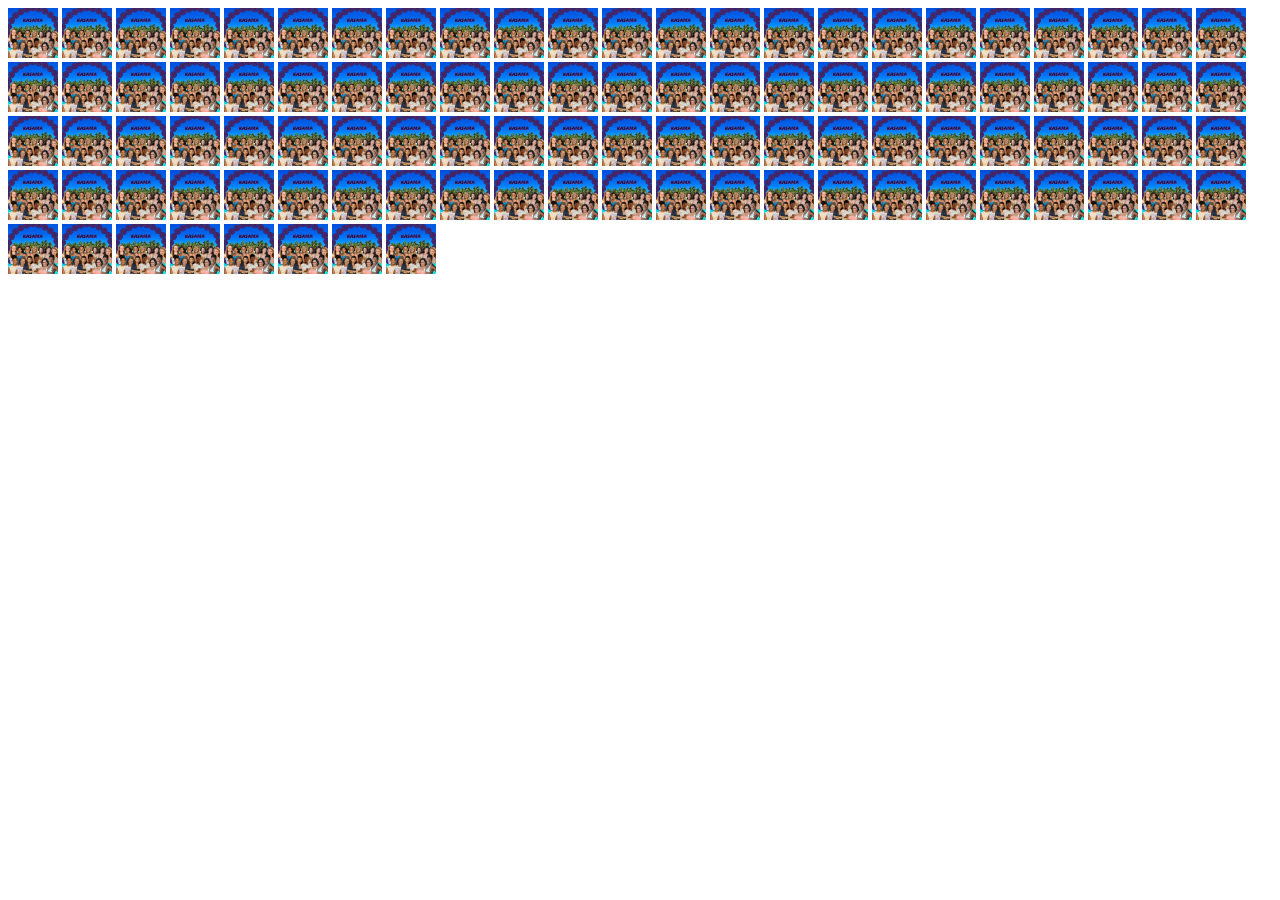
<file: idolomerge.html>
<!DOCTYPE html>
<html lang="en">
<head>
    <meta charset="UTF-8">
    <meta name="viewport" content="width=device-width, initial-scale=1.0">
    <title>Document</title>
    <style>
        .merge{
            display: inline-block;
        }
        img{
            width: 50px;
            height: 50px;
        }
    </style>
</head>
<body>
<div class="merge" id="merge1"><img src="logo_bvw.jpg"></div>
<div class="merge" id="merge2"><img src="logo_bvw.jpg"></div>
<div class="merge" id="merge3"><img src="logo_bvw.jpg"></div>
<div class="merge" id="merge4"><img src="logo_bvw.jpg"></div>
<div class="merge" id="merge5"><img src="logo_bvw.jpg"></div>
<div class="merge" id="merge6"><img src="logo_bvw.jpg"></div>
<div class="merge" id="merge7"><img src="logo_bvw.jpg"></div>
<div class="merge" id="merge8"><img src="logo_bvw.jpg"></div>
<div class="merge" id="merge9"><img src="logo_bvw.jpg"></div>
<div class="merge" id="merge10"><img src="logo_bvw.jpg"></div>
<div class="merge" id="merge11"><img src="logo_bvw.jpg"></div>
<div class="merge" id="merge12"><img src="logo_bvw.jpg"></div>
<div class="merge" id="merge13"><img src="logo_bvw.jpg"></div>
<div class="merge" id="merge14"><img src="logo_bvw.jpg"></div>
<div class="merge" id="merge15"><img src="logo_bvw.jpg"></div>
<div class="merge" id="merge16"><img src="logo_bvw.jpg"></div>
<div class="merge" id="merge17"><img src="logo_bvw.jpg"></div>
<div class="merge" id="merge18"><img src="logo_bvw.jpg"></div>
<div class="merge" id="merge19"><img src="logo_bvw.jpg"></div>
<div class="merge" id="merge20"><img src="logo_bvw.jpg"></div>
<div class="merge" id="merge21"><img src="logo_bvw.jpg"></div>
<div class="merge" id="merge22"><img src="logo_bvw.jpg"></div>
<div class="merge" id="merge23"><img src="logo_bvw.jpg"></div>
<div class="merge" id="merge24"><img src="logo_bvw.jpg"></div>
<div class="merge" id="merge25"><img src="logo_bvw.jpg"></div>
<div class="merge" id="merge26"><img src="logo_bvw.jpg"></div>
<div class="merge" id="merge27"><img src="logo_bvw.jpg"></div>
<div class="merge" id="merge28"><img src="logo_bvw.jpg"></div>
<div class="merge" id="merge29"><img src="logo_bvw.jpg"></div>
<div class="merge" id="merge30"><img src="logo_bvw.jpg"></div>
<div class="merge" id="merge31"><img src="logo_bvw.jpg"></div>
<div class="merge" id="merge32"><img src="logo_bvw.jpg"></div>
<div class="merge" id="merge33"><img src="logo_bvw.jpg"></div>
<div class="merge" id="merge34"><img src="logo_bvw.jpg"></div>
<div class="merge" id="merge35"><img src="logo_bvw.jpg"></div>
<div class="merge" id="merge36"><img src="logo_bvw.jpg"></div>
<div class="merge" id="merge37"><img src="logo_bvw.jpg"></div>
<div class="merge" id="merge38"><img src="logo_bvw.jpg"></div>
<div class="merge" id="merge39"><img src="logo_bvw.jpg"></div>
<div class="merge" id="merge40"><img src="logo_bvw.jpg"></div>
<div class="merge" id="merge41"><img src="logo_bvw.jpg"></div>
<div class="merge" id="merge42"><img src="logo_bvw.jpg"></div>
<div class="merge" id="merge43"><img src="logo_bvw.jpg"></div>
<div class="merge" id="merge44"><img src="logo_bvw.jpg"></div>
<div class="merge" id="merge45"><img src="logo_bvw.jpg"></div>
<div class="merge" id="merge46"><img src="logo_bvw.jpg"></div>
<div class="merge" id="merge47"><img src="logo_bvw.jpg"></div>
<div class="merge" id="merge48"><img src="logo_bvw.jpg"></div>
<div class="merge" id="merge49"><img src="logo_bvw.jpg"></div>
<div class="merge" id="merge50"><img src="logo_bvw.jpg"></div>
<div class="merge" id="merge51"><img src="logo_bvw.jpg"></div>
<div class="merge" id="merge52"><img src="logo_bvw.jpg"></div>
<div class="merge" id="merge53"><img src="logo_bvw.jpg"></div>
<div class="merge" id="merge54"><img src="logo_bvw.jpg"></div>
<div class="merge" id="merge55"><img src="logo_bvw.jpg"></div>
<div class="merge" id="merge56"><img src="logo_bvw.jpg"></div>
<div class="merge" id="merge57"><img src="logo_bvw.jpg"></div>
<div class="merge" id="merge58"><img src="logo_bvw.jpg"></div>
<div class="merge" id="merge59"><img src="logo_bvw.jpg"></div>
<div class="merge" id="merge60"><img src="logo_bvw.jpg"></div>
<div class="merge" id="merge61"><img src="logo_bvw.jpg"></div>
<div class="merge" id="merge62"><img src="logo_bvw.jpg"></div>
<div class="merge" id="merge63"><img src="logo_bvw.jpg"></div>
<div class="merge" id="merge64"><img src="logo_bvw.jpg"></div>
<div class="merge" id="merge65"><img src="logo_bvw.jpg"></div>
<div class="merge" id="merge66"><img src="logo_bvw.jpg"></div>
<div class="merge" id="merge67"><img src="logo_bvw.jpg"></div>
<div class="merge" id="merge68"><img src="logo_bvw.jpg"></div>
<div class="merge" id="merge69"><img src="logo_bvw.jpg"></div>
<div class="merge" id="merge70"><img src="logo_bvw.jpg"></div>
<div class="merge" id="merge71"><img src="logo_bvw.jpg"></div>
<div class="merge" id="merge72"><img src="logo_bvw.jpg"></div>
<div class="merge" id="merge73"><img src="logo_bvw.jpg"></div>
<div class="merge" id="merge74"><img src="logo_bvw.jpg"></div>
<div class="merge" id="merge75"><img src="logo_bvw.jpg"></div>
<div class="merge" id="merge76"><img src="logo_bvw.jpg"></div>
<div class="merge" id="merge77"><img src="logo_bvw.jpg"></div>
<div class="merge" id="merge78"><img src="logo_bvw.jpg"></div>
<div class="merge" id="merge79"><img src="logo_bvw.jpg"></div>
<div class="merge" id="merge80"><img src="logo_bvw.jpg"></div>
<div class="merge" id="merge81"><img src="logo_bvw.jpg"></div>
<div class="merge" id="merge82"><img src="logo_bvw.jpg"></div>
<div class="merge" id="merge83"><img src="logo_bvw.jpg"></div>
<div class="merge" id="merge84"><img src="logo_bvw.jpg"></div>
<div class="merge" id="merge85"><img src="logo_bvw.jpg"></div>
<div class="merge" id="merge86"><img src="logo_bvw.jpg"></div>
<div class="merge" id="merge87"><img src="logo_bvw.jpg"></div>
<div class="merge" id="merge88"><img src="logo_bvw.jpg"></div>
<div class="merge" id="merge89"><img src="logo_bvw.jpg"></div>
<div class="merge" id="merge90"><img src="logo_bvw.jpg"></div>
<div class="merge" id="merge91"><img src="logo_bvw.jpg"></div>
<div class="merge" id="merge92"><img src="logo_bvw.jpg"></div>
<div class="merge" id="merge93"><img src="logo_bvw.jpg"></div>
<div class="merge" id="merge94"><img src="logo_bvw.jpg"></div>
<div class="merge" id="merge95"><img src="logo_bvw.jpg"></div>
<div class="merge" id="merge96"><img src="logo_bvw.jpg"></div>
<div class="merge" id="merge97"><img src="logo_bvw.jpg"></div>
<div class="merge" id="merge98"><img src="logo_bvw.jpg"></div>
<div class="merge" id="merge99"><img src="logo_bvw.jpg"></div>
<div class="merge" id="merge100"><img src="logo_bvw.jpg"></div>
<script src="scriptmerge.js"></script>
</body>
</html>
</file>
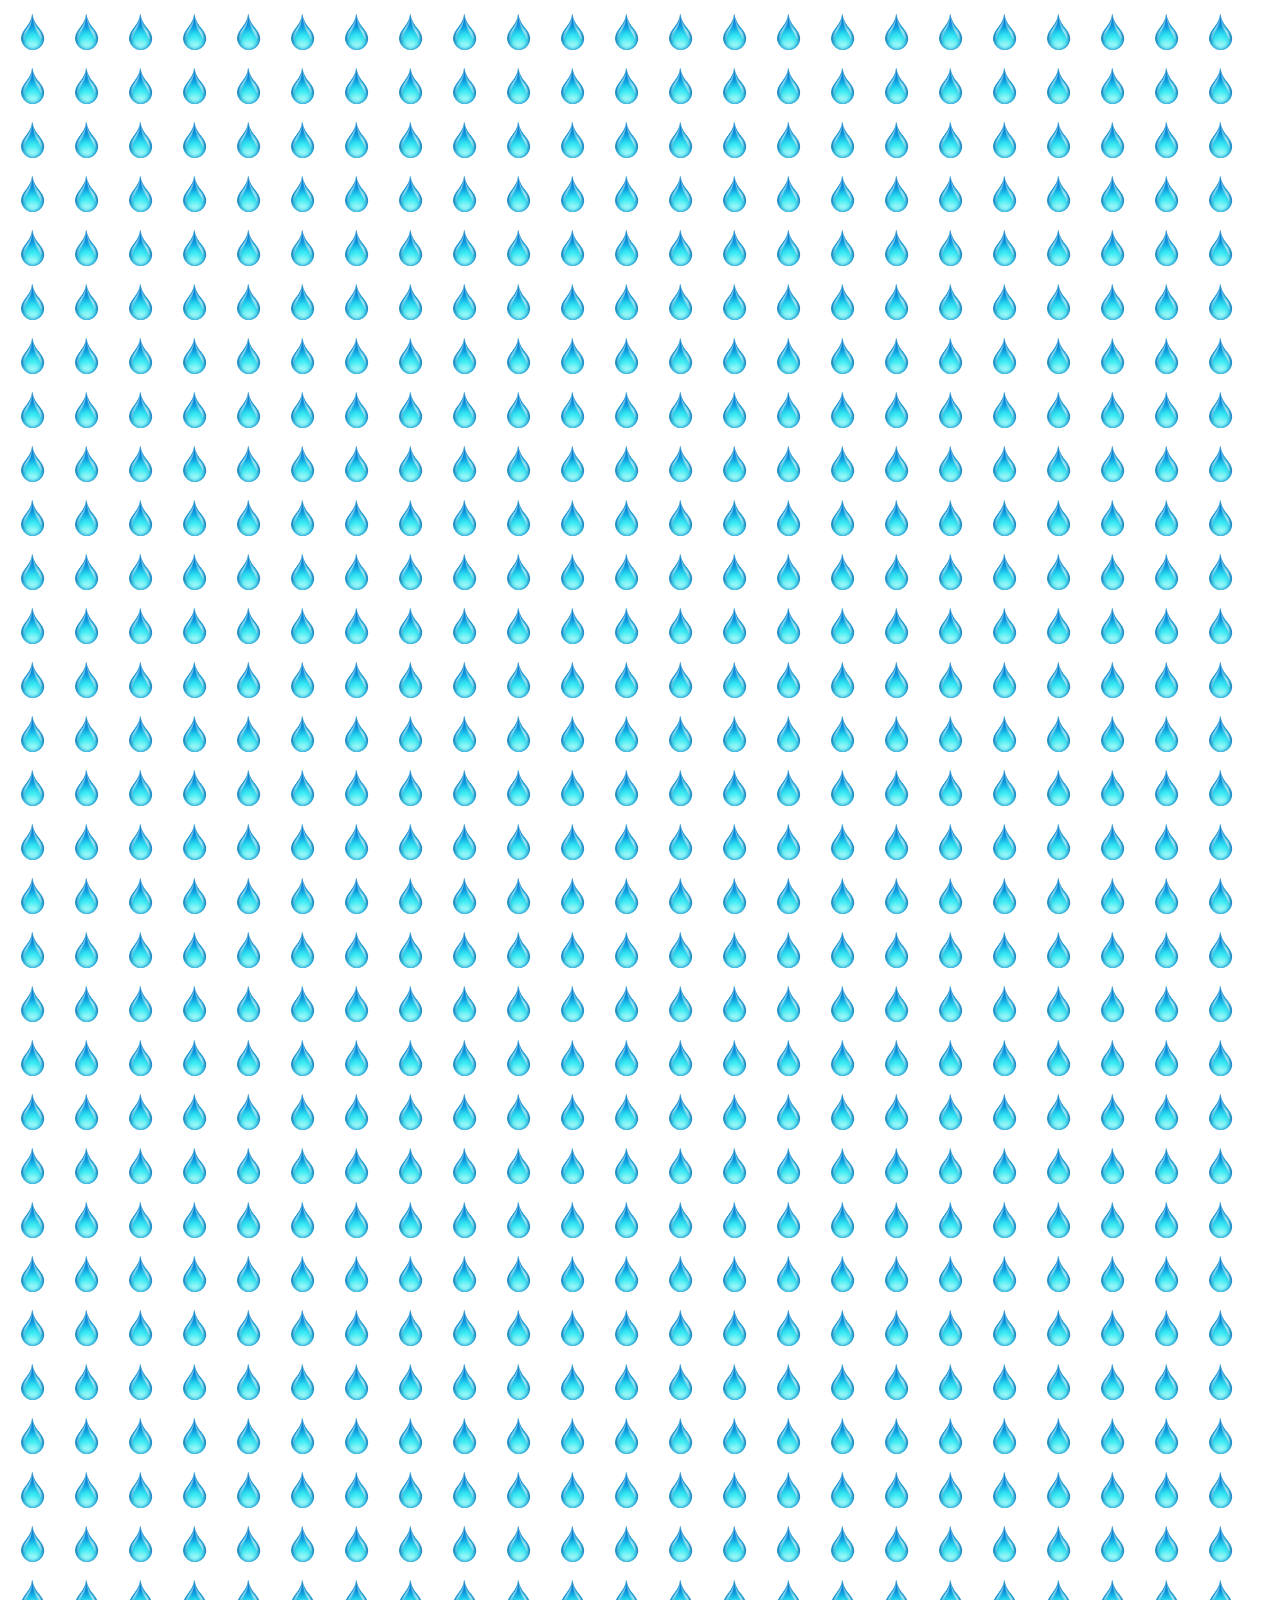
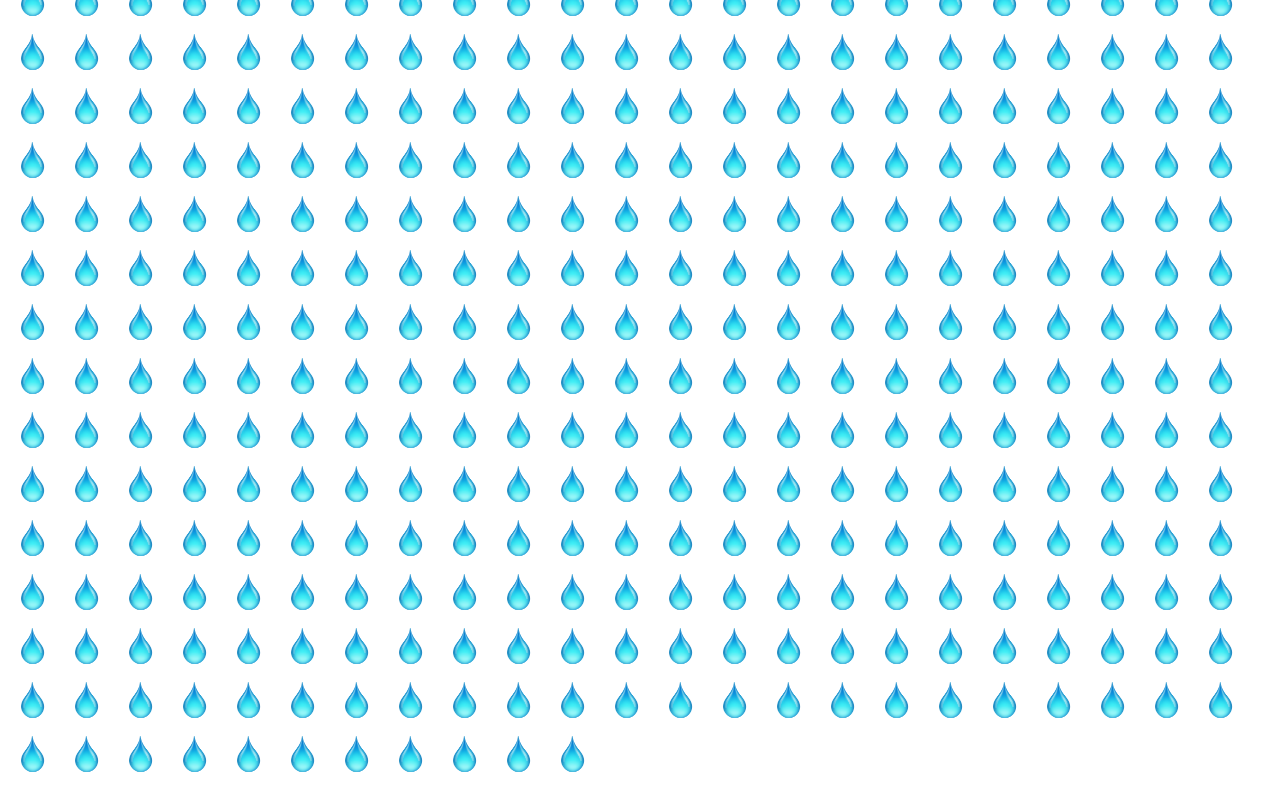
<file: idolowater.html>
<!DOCTYPE html>
<html lang="en">
<head>
    <meta charset="UTF-8">
    <meta name="viewport" content="width=device-width, initial-scale=1.0">
    <style>
        .water{
            display: inline-block;
        }
        img{
            width: 50px;
            height: 50px;
        }
    </style>
    <title>Document</title>
</head>
<body>
    <div class="water" id="water1"><img src="water.png"></div>
    <div class="water" id="water2"><img src="water.png"></div>
    <div class="water" id="water3"><img src="water.png"></div>
    <div class="water" id="water4"><img src="water.png"></div>
    <div class="water" id="water5"><img src="water.png"></div>
    <div class="water" id="water6"><img src="water.png"></div>
    <div class="water" id="water7"><img src="water.png"></div>
    <div class="water" id="water8"><img src="water.png"></div>
    <div class="water" id="water9"><img src="water.png"></div>
    <div class="water" id="water10"><img src="water.png"></div>
    <div class="water" id="water11"><img src="water.png"></div>
    <div class="water" id="water12"><img src="water.png"></div>
    <div class="water" id="water13"><img src="water.png"></div>
    <div class="water" id="water14"><img src="water.png"></div>
    <div class="water" id="water15"><img src="water.png"></div>
    <div class="water" id="water16"><img src="water.png"></div>
    <div class="water" id="water17"><img src="water.png"></div>
    <div class="water" id="water18"><img src="water.png"></div>
    <div class="water" id="water19"><img src="water.png"></div>
    <div class="water" id="water20"><img src="water.png"></div>
    <div class="water" id="water21"><img src="water.png"></div>
    <div class="water" id="water22"><img src="water.png"></div>
    <div class="water" id="water23"><img src="water.png"></div>
    <div class="water" id="water24"><img src="water.png"></div>
    <div class="water" id="water25"><img src="water.png"></div>
    <div class="water" id="water26"><img src="water.png"></div>
    <div class="water" id="water27"><img src="water.png"></div>
    <div class="water" id="water28"><img src="water.png"></div>
    <div class="water" id="water29"><img src="water.png"></div>
    <div class="water" id="water30"><img src="water.png"></div>
    <div class="water" id="water31"><img src="water.png"></div>
    <div class="water" id="water32"><img src="water.png"></div>
    <div class="water" id="water33"><img src="water.png"></div>
    <div class="water" id="water34"><img src="water.png"></div>
    <div class="water" id="water35"><img src="water.png"></div>
    <div class="water" id="water36"><img src="water.png"></div>
    <div class="water" id="water37"><img src="water.png"></div>
    <div class="water" id="water38"><img src="water.png"></div>
    <div class="water" id="water39"><img src="water.png"></div>
    <div class="water" id="water40"><img src="water.png"></div>
    <div class="water" id="water41"><img src="water.png"></div>
    <div class="water" id="water42"><img src="water.png"></div>
    <div class="water" id="water43"><img src="water.png"></div>
    <div class="water" id="water44"><img src="water.png"></div>
    <div class="water" id="water45"><img src="water.png"></div>
    <div class="water" id="water46"><img src="water.png"></div>
    <div class="water" id="water47"><img src="water.png"></div>
    <div class="water" id="water48"><img src="water.png"></div>
    <div class="water" id="water49"><img src="water.png"></div>
    <div class="water" id="water50"><img src="water.png"></div>
    <div class="water" id="water51"><img src="water.png"></div>
    <div class="water" id="water52"><img src="water.png"></div>
    <div class="water" id="water53"><img src="water.png"></div>
    <div class="water" id="water54"><img src="water.png"></div>
    <div class="water" id="water55"><img src="water.png"></div>
    <div class="water" id="water56"><img src="water.png"></div>
    <div class="water" id="water57"><img src="water.png"></div>
    <div class="water" id="water58"><img src="water.png"></div>
    <div class="water" id="water59"><img src="water.png"></div>
    <div class="water" id="water60"><img src="water.png"></div>
    <div class="water" id="water61"><img src="water.png"></div>
    <div class="water" id="water62"><img src="water.png"></div>
    <div class="water" id="water63"><img src="water.png"></div>
    <div class="water" id="water64"><img src="water.png"></div>
    <div class="water" id="water65"><img src="water.png"></div>
    <div class="water" id="water66"><img src="water.png"></div>
    <div class="water" id="water67"><img src="water.png"></div>
    <div class="water" id="water68"><img src="water.png"></div>
    <div class="water" id="water69"><img src="water.png"></div>
    <div class="water" id="water70"><img src="water.png"></div>
    <div class="water" id="water71"><img src="water.png"></div>
    <div class="water" id="water72"><img src="water.png"></div>
    <div class="water" id="water73"><img src="water.png"></div>
    <div class="water" id="water74"><img src="water.png"></div>
    <div class="water" id="water75"><img src="water.png"></div>
    <div class="water" id="water76"><img src="water.png"></div>
    <div class="water" id="water77"><img src="water.png"></div>
    <div class="water" id="water78"><img src="water.png"></div>
    <div class="water" id="water79"><img src="water.png"></div>
    <div class="water" id="water80"><img src="water.png"></div>
    <div class="water" id="water81"><img src="water.png"></div>
    <div class="water" id="water82"><img src="water.png"></div>
    <div class="water" id="water83"><img src="water.png"></div>
    <div class="water" id="water84"><img src="water.png"></div>
    <div class="water" id="water85"><img src="water.png"></div>
    <div class="water" id="water86"><img src="water.png"></div>
    <div class="water" id="water87"><img src="water.png"></div>
    <div class="water" id="water88"><img src="water.png"></div>
    <div class="water" id="water89"><img src="water.png"></div>
    <div class="water" id="water90"><img src="water.png"></div>
    <div class="water" id="water91"><img src="water.png"></div>
    <div class="water" id="water92"><img src="water.png"></div>
    <div class="water" id="water93"><img src="water.png"></div>
    <div class="water" id="water94"><img src="water.png"></div>
    <div class="water" id="water95"><img src="water.png"></div>
    <div class="water" id="water96"><img src="water.png"></div>
    <div class="water" id="water97"><img src="water.png"></div>
    <div class="water" id="water98"><img src="water.png"></div>
    <div class="water" id="water99"><img src="water.png"></div>
    <div class="water" id="water100"><img src="water.png"></div>
    <div class="water" id="water101"><img src="water.png"></div>
    <div class="water" id="water102"><img src="water.png"></div>
    <div class="water" id="water103"><img src="water.png"></div>
    <div class="water" id="water104"><img src="water.png"></div>
    <div class="water" id="water105"><img src="water.png"></div>
    <div class="water" id="water106"><img src="water.png"></div>
    <div class="water" id="water107"><img src="water.png"></div>
    <div class="water" id="water108"><img src="water.png"></div>
    <div class="water" id="water109"><img src="water.png"></div>
    <div class="water" id="water110"><img src="water.png"></div>
    <div class="water" id="water111"><img src="water.png"></div>
    <div class="water" id="water112"><img src="water.png"></div>
    <div class="water" id="water113"><img src="water.png"></div>
    <div class="water" id="water114"><img src="water.png"></div>
    <div class="water" id="water115"><img src="water.png"></div>
    <div class="water" id="water116"><img src="water.png"></div>
    <div class="water" id="water117"><img src="water.png"></div>
    <div class="water" id="water118"><img src="water.png"></div>
    <div class="water" id="water119"><img src="water.png"></div>
    <div class="water" id="water120"><img src="water.png"></div>
    <div class="water" id="water121"><img src="water.png"></div>
    <div class="water" id="water122"><img src="water.png"></div>
    <div class="water" id="water123"><img src="water.png"></div>
    <div class="water" id="water124"><img src="water.png"></div>
    <div class="water" id="water125"><img src="water.png"></div>
    <div class="water" id="water126"><img src="water.png"></div>
    <div class="water" id="water127"><img src="water.png"></div>
    <div class="water" id="water128"><img src="water.png"></div>
    <div class="water" id="water129"><img src="water.png"></div>
    <div class="water" id="water130"><img src="water.png"></div>
    <div class="water" id="water131"><img src="water.png"></div>
    <div class="water" id="water132"><img src="water.png"></div>
    <div class="water" id="water133"><img src="water.png"></div>
    <div class="water" id="water134"><img src="water.png"></div>
    <div class="water" id="water135"><img src="water.png"></div>
    <div class="water" id="water136"><img src="water.png"></div>
    <div class="water" id="water137"><img src="water.png"></div>
    <div class="water" id="water138"><img src="water.png"></div>
    <div class="water" id="water139"><img src="water.png"></div>
    <div class="water" id="water140"><img src="water.png"></div>
    <div class="water" id="water141"><img src="water.png"></div>
    <div class="water" id="water142"><img src="water.png"></div>
    <div class="water" id="water143"><img src="water.png"></div>
    <div class="water" id="water144"><img src="water.png"></div>
    <div class="water" id="water145"><img src="water.png"></div>
    <div class="water" id="water146"><img src="water.png"></div>
    <div class="water" id="water147"><img src="water.png"></div>
    <div class="water" id="water148"><img src="water.png"></div>
    <div class="water" id="water149"><img src="water.png"></div>
    <div class="water" id="water150"><img src="water.png"></div>
    <div class="water" id="water151"><img src="water.png"></div>
    <div class="water" id="water152"><img src="water.png"></div>
    <div class="water" id="water153"><img src="water.png"></div>
    <div class="water" id="water154"><img src="water.png"></div>
    <div class="water" id="water155"><img src="water.png"></div>
    <div class="water" id="water156"><img src="water.png"></div>
    <div class="water" id="water157"><img src="water.png"></div>
    <div class="water" id="water158"><img src="water.png"></div>
    <div class="water" id="water159"><img src="water.png"></div>
    <div class="water" id="water160"><img src="water.png"></div>
    <div class="water" id="water161"><img src="water.png"></div>
    <div class="water" id="water162"><img src="water.png"></div>
    <div class="water" id="water163"><img src="water.png"></div>
    <div class="water" id="water164"><img src="water.png"></div>
    <div class="water" id="water165"><img src="water.png"></div>
    <div class="water" id="water166"><img src="water.png"></div>
    <div class="water" id="water167"><img src="water.png"></div>
    <div class="water" id="water168"><img src="water.png"></div>
    <div class="water" id="water169"><img src="water.png"></div>
    <div class="water" id="water170"><img src="water.png"></div>
    <div class="water" id="water171"><img src="water.png"></div>
    <div class="water" id="water172"><img src="water.png"></div>
    <div class="water" id="water173"><img src="water.png"></div>
    <div class="water" id="water174"><img src="water.png"></div>
    <div class="water" id="water175"><img src="water.png"></div>
    <div class="water" id="water176"><img src="water.png"></div>
    <div class="water" id="water177"><img src="water.png"></div>
    <div class="water" id="water178"><img src="water.png"></div>
    <div class="water" id="water179"><img src="water.png"></div>
    <div class="water" id="water180"><img src="water.png"></div>
    <div class="water" id="water181"><img src="water.png"></div>
    <div class="water" id="water182"><img src="water.png"></div>
    <div class="water" id="water183"><img src="water.png"></div>
    <div class="water" id="water184"><img src="water.png"></div>
    <div class="water" id="water185"><img src="water.png"></div>
    <div class="water" id="water186"><img src="water.png"></div>
    <div class="water" id="water187"><img src="water.png"></div>
    <div class="water" id="water188"><img src="water.png"></div>
    <div class="water" id="water189"><img src="water.png"></div>
    <div class="water" id="water190"><img src="water.png"></div>
    <div class="water" id="water191"><img src="water.png"></div>
    <div class="water" id="water192"><img src="water.png"></div>
    <div class="water" id="water193"><img src="water.png"></div>
    <div class="water" id="water194"><img src="water.png"></div>
    <div class="water" id="water195"><img src="water.png"></div>
    <div class="water" id="water196"><img src="water.png"></div>
    <div class="water" id="water197"><img src="water.png"></div>
    <div class="water" id="water198"><img src="water.png"></div>
    <div class="water" id="water199"><img src="water.png"></div>
    <div class="water" id="water200"><img src="water.png"></div>
    <div class="water" id="water201"><img src="water.png"></div>
    <div class="water" id="water202"><img src="water.png"></div>
    <div class="water" id="water203"><img src="water.png"></div>
    <div class="water" id="water204"><img src="water.png"></div>
    <div class="water" id="water205"><img src="water.png"></div>
    <div class="water" id="water206"><img src="water.png"></div>
    <div class="water" id="water207"><img src="water.png"></div>
    <div class="water" id="water208"><img src="water.png"></div>
    <div class="water" id="water209"><img src="water.png"></div>
    <div class="water" id="water210"><img src="water.png"></div>
    <div class="water" id="water211"><img src="water.png"></div>
    <div class="water" id="water212"><img src="water.png"></div>
    <div class="water" id="water213"><img src="water.png"></div>
    <div class="water" id="water214"><img src="water.png"></div>
    <div class="water" id="water215"><img src="water.png"></div>
    <div class="water" id="water216"><img src="water.png"></div>
    <div class="water" id="water217"><img src="water.png"></div>
    <div class="water" id="water218"><img src="water.png"></div>
    <div class="water" id="water219"><img src="water.png"></div>
    <div class="water" id="water220"><img src="water.png"></div>
    <div class="water" id="water221"><img src="water.png"></div>
    <div class="water" id="water222"><img src="water.png"></div>
    <div class="water" id="water223"><img src="water.png"></div>
    <div class="water" id="water224"><img src="water.png"></div>
    <div class="water" id="water225"><img src="water.png"></div>
    <div class="water" id="water226"><img src="water.png"></div>
    <div class="water" id="water227"><img src="water.png"></div>
    <div class="water" id="water228"><img src="water.png"></div>
    <div class="water" id="water229"><img src="water.png"></div>
    <div class="water" id="water230"><img src="water.png"></div>
    <div class="water" id="water231"><img src="water.png"></div>
    <div class="water" id="water232"><img src="water.png"></div>
    <div class="water" id="water233"><img src="water.png"></div>
    <div class="water" id="water234"><img src="water.png"></div>
    <div class="water" id="water235"><img src="water.png"></div>
    <div class="water" id="water236"><img src="water.png"></div>
    <div class="water" id="water237"><img src="water.png"></div>
    <div class="water" id="water238"><img src="water.png"></div>
    <div class="water" id="water239"><img src="water.png"></div>
    <div class="water" id="water240"><img src="water.png"></div>
    <div class="water" id="water241"><img src="water.png"></div>
    <div class="water" id="water242"><img src="water.png"></div>
    <div class="water" id="water243"><img src="water.png"></div>
    <div class="water" id="water244"><img src="water.png"></div>
    <div class="water" id="water245"><img src="water.png"></div>
    <div class="water" id="water246"><img src="water.png"></div>
    <div class="water" id="water247"><img src="water.png"></div>
    <div class="water" id="water248"><img src="water.png"></div>
    <div class="water" id="water249"><img src="water.png"></div>
    <div class="water" id="water250"><img src="water.png"></div>
    <div class="water" id="water251"><img src="water.png"></div>
    <div class="water" id="water252"><img src="water.png"></div>
    <div class="water" id="water253"><img src="water.png"></div>
    <div class="water" id="water254"><img src="water.png"></div>
    <div class="water" id="water255"><img src="water.png"></div>
    <div class="water" id="water256"><img src="water.png"></div>
    <div class="water" id="water257"><img src="water.png"></div>
    <div class="water" id="water258"><img src="water.png"></div>
    <div class="water" id="water259"><img src="water.png"></div>
    <div class="water" id="water260"><img src="water.png"></div>
    <div class="water" id="water261"><img src="water.png"></div>
    <div class="water" id="water262"><img src="water.png"></div>
    <div class="water" id="water263"><img src="water.png"></div>
    <div class="water" id="water264"><img src="water.png"></div>
    <div class="water" id="water265"><img src="water.png"></div>
    <div class="water" id="water266"><img src="water.png"></div>
    <div class="water" id="water267"><img src="water.png"></div>
    <div class="water" id="water268"><img src="water.png"></div>
    <div class="water" id="water269"><img src="water.png"></div>
    <div class="water" id="water270"><img src="water.png"></div>
    <div class="water" id="water271"><img src="water.png"></div>
    <div class="water" id="water272"><img src="water.png"></div>
    <div class="water" id="water273"><img src="water.png"></div>
    <div class="water" id="water274"><img src="water.png"></div>
    <div class="water" id="water275"><img src="water.png"></div>
    <div class="water" id="water276"><img src="water.png"></div>
    <div class="water" id="water277"><img src="water.png"></div>
    <div class="water" id="water278"><img src="water.png"></div>
    <div class="water" id="water279"><img src="water.png"></div>
    <div class="water" id="water280"><img src="water.png"></div>
    <div class="water" id="water281"><img src="water.png"></div>
    <div class="water" id="water282"><img src="water.png"></div>
    <div class="water" id="water283"><img src="water.png"></div>
    <div class="water" id="water284"><img src="water.png"></div>
    <div class="water" id="water285"><img src="water.png"></div>
    <div class="water" id="water286"><img src="water.png"></div>
    <div class="water" id="water287"><img src="water.png"></div>
    <div class="water" id="water288"><img src="water.png"></div>
    <div class="water" id="water289"><img src="water.png"></div>
    <div class="water" id="water290"><img src="water.png"></div>
    <div class="water" id="water291"><img src="water.png"></div>
    <div class="water" id="water292"><img src="water.png"></div>
    <div class="water" id="water293"><img src="water.png"></div>
    <div class="water" id="water294"><img src="water.png"></div>
    <div class="water" id="water295"><img src="water.png"></div>
    <div class="water" id="water296"><img src="water.png"></div>
    <div class="water" id="water297"><img src="water.png"></div>
    <div class="water" id="water298"><img src="water.png"></div>
    <div class="water" id="water299"><img src="water.png"></div>
    <div class="water" id="water300"><img src="water.png"></div>
    <div class="water" id="water301"><img src="water.png"></div>
    <div class="water" id="water302"><img src="water.png"></div>
    <div class="water" id="water303"><img src="water.png"></div>
    <div class="water" id="water304"><img src="water.png"></div>
    <div class="water" id="water305"><img src="water.png"></div>
    <div class="water" id="water306"><img src="water.png"></div>
    <div class="water" id="water307"><img src="water.png"></div>
    <div class="water" id="water308"><img src="water.png"></div>
    <div class="water" id="water309"><img src="water.png"></div>
    <div class="water" id="water310"><img src="water.png"></div>
    <div class="water" id="water311"><img src="water.png"></div>
    <div class="water" id="water312"><img src="water.png"></div>
    <div class="water" id="water313"><img src="water.png"></div>
    <div class="water" id="water314"><img src="water.png"></div>
    <div class="water" id="water315"><img src="water.png"></div>
    <div class="water" id="water316"><img src="water.png"></div>
    <div class="water" id="water317"><img src="water.png"></div>
    <div class="water" id="water318"><img src="water.png"></div>
    <div class="water" id="water319"><img src="water.png"></div>
    <div class="water" id="water320"><img src="water.png"></div>
    <div class="water" id="water321"><img src="water.png"></div>
    <div class="water" id="water322"><img src="water.png"></div>
    <div class="water" id="water323"><img src="water.png"></div>
    <div class="water" id="water324"><img src="water.png"></div>
    <div class="water" id="water325"><img src="water.png"></div>
    <div class="water" id="water326"><img src="water.png"></div>
    <div class="water" id="water327"><img src="water.png"></div>
    <div class="water" id="water328"><img src="water.png"></div>
    <div class="water" id="water329"><img src="water.png"></div>
    <div class="water" id="water330"><img src="water.png"></div>
    <div class="water" id="water331"><img src="water.png"></div>
    <div class="water" id="water332"><img src="water.png"></div>
    <div class="water" id="water333"><img src="water.png"></div>
    <div class="water" id="water334"><img src="water.png"></div>
    <div class="water" id="water335"><img src="water.png"></div>
    <div class="water" id="water336"><img src="water.png"></div>
    <div class="water" id="water337"><img src="water.png"></div>
    <div class="water" id="water338"><img src="water.png"></div>
    <div class="water" id="water339"><img src="water.png"></div>
    <div class="water" id="water340"><img src="water.png"></div>
    <div class="water" id="water341"><img src="water.png"></div>
    <div class="water" id="water342"><img src="water.png"></div>
    <div class="water" id="water343"><img src="water.png"></div>
    <div class="water" id="water344"><img src="water.png"></div>
    <div class="water" id="water345"><img src="water.png"></div>
    <div class="water" id="water346"><img src="water.png"></div>
    <div class="water" id="water347"><img src="water.png"></div>
    <div class="water" id="water348"><img src="water.png"></div>
    <div class="water" id="water349"><img src="water.png"></div>
    <div class="water" id="water350"><img src="water.png"></div>
    <div class="water" id="water351"><img src="water.png"></div>
    <div class="water" id="water352"><img src="water.png"></div>
    <div class="water" id="water353"><img src="water.png"></div>
    <div class="water" id="water354"><img src="water.png"></div>
    <div class="water" id="water355"><img src="water.png"></div>
    <div class="water" id="water356"><img src="water.png"></div>
    <div class="water" id="water357"><img src="water.png"></div>
    <div class="water" id="water358"><img src="water.png"></div>
    <div class="water" id="water359"><img src="water.png"></div>
    <div class="water" id="water360"><img src="water.png"></div>
    <div class="water" id="water361"><img src="water.png"></div>
    <div class="water" id="water362"><img src="water.png"></div>
    <div class="water" id="water363"><img src="water.png"></div>
    <div class="water" id="water364"><img src="water.png"></div>
    <div class="water" id="water365"><img src="water.png"></div>
    <div class="water" id="water366"><img src="water.png"></div>
    <div class="water" id="water367"><img src="water.png"></div>
    <div class="water" id="water368"><img src="water.png"></div>
    <div class="water" id="water369"><img src="water.png"></div>
    <div class="water" id="water370"><img src="water.png"></div>
    <div class="water" id="water371"><img src="water.png"></div>
    <div class="water" id="water372"><img src="water.png"></div>
    <div class="water" id="water373"><img src="water.png"></div>
    <div class="water" id="water374"><img src="water.png"></div>
    <div class="water" id="water375"><img src="water.png"></div>
    <div class="water" id="water376"><img src="water.png"></div>
    <div class="water" id="water377"><img src="water.png"></div>
    <div class="water" id="water378"><img src="water.png"></div>
    <div class="water" id="water379"><img src="water.png"></div>
    <div class="water" id="water380"><img src="water.png"></div>
    <div class="water" id="water381"><img src="water.png"></div>
    <div class="water" id="water382"><img src="water.png"></div>
    <div class="water" id="water383"><img src="water.png"></div>
    <div class="water" id="water384"><img src="water.png"></div>
    <div class="water" id="water385"><img src="water.png"></div>
    <div class="water" id="water386"><img src="water.png"></div>
    <div class="water" id="water387"><img src="water.png"></div>
    <div class="water" id="water388"><img src="water.png"></div>
    <div class="water" id="water389"><img src="water.png"></div>
    <div class="water" id="water390"><img src="water.png"></div>
    <div class="water" id="water391"><img src="water.png"></div>
    <div class="water" id="water392"><img src="water.png"></div>
    <div class="water" id="water393"><img src="water.png"></div>
    <div class="water" id="water394"><img src="water.png"></div>
    <div class="water" id="water395"><img src="water.png"></div>
    <div class="water" id="water396"><img src="water.png"></div>
    <div class="water" id="water397"><img src="water.png"></div>
    <div class="water" id="water398"><img src="water.png"></div>
    <div class="water" id="water399"><img src="water.png"></div>
    <div class="water" id="water400"><img src="water.png"></div>
    <div class="water" id="water401"><img src="water.png"></div>
    <div class="water" id="water402"><img src="water.png"></div>
    <div class="water" id="water403"><img src="water.png"></div>
    <div class="water" id="water404"><img src="water.png"></div>
    <div class="water" id="water405"><img src="water.png"></div>
    <div class="water" id="water406"><img src="water.png"></div>
    <div class="water" id="water407"><img src="water.png"></div>
    <div class="water" id="water408"><img src="water.png"></div>
    <div class="water" id="water409"><img src="water.png"></div>
    <div class="water" id="water410"><img src="water.png"></div>
    <div class="water" id="water411"><img src="water.png"></div>
    <div class="water" id="water412"><img src="water.png"></div>
    <div class="water" id="water413"><img src="water.png"></div>
    <div class="water" id="water414"><img src="water.png"></div>
    <div class="water" id="water415"><img src="water.png"></div>
    <div class="water" id="water416"><img src="water.png"></div>
    <div class="water" id="water417"><img src="water.png"></div>
    <div class="water" id="water418"><img src="water.png"></div>
    <div class="water" id="water419"><img src="water.png"></div>
    <div class="water" id="water420"><img src="water.png"></div>
    <div class="water" id="water421"><img src="water.png"></div>
    <div class="water" id="water422"><img src="water.png"></div>
    <div class="water" id="water423"><img src="water.png"></div>
    <div class="water" id="water424"><img src="water.png"></div>
    <div class="water" id="water425"><img src="water.png"></div>
    <div class="water" id="water426"><img src="water.png"></div>
    <div class="water" id="water427"><img src="water.png"></div>
    <div class="water" id="water428"><img src="water.png"></div>
    <div class="water" id="water429"><img src="water.png"></div>
    <div class="water" id="water430"><img src="water.png"></div>
    <div class="water" id="water431"><img src="water.png"></div>
    <div class="water" id="water432"><img src="water.png"></div>
    <div class="water" id="water433"><img src="water.png"></div>
    <div class="water" id="water434"><img src="water.png"></div>
    <div class="water" id="water435"><img src="water.png"></div>
    <div class="water" id="water436"><img src="water.png"></div>
    <div class="water" id="water437"><img src="water.png"></div>
    <div class="water" id="water438"><img src="water.png"></div>
    <div class="water" id="water439"><img src="water.png"></div>
    <div class="water" id="water440"><img src="water.png"></div>
    <div class="water" id="water441"><img src="water.png"></div>
    <div class="water" id="water442"><img src="water.png"></div>
    <div class="water" id="water443"><img src="water.png"></div>
    <div class="water" id="water444"><img src="water.png"></div>
    <div class="water" id="water445"><img src="water.png"></div>
    <div class="water" id="water446"><img src="water.png"></div>
    <div class="water" id="water447"><img src="water.png"></div>
    <div class="water" id="water448"><img src="water.png"></div>
    <div class="water" id="water449"><img src="water.png"></div>
    <div class="water" id="water450"><img src="water.png"></div>
    <div class="water" id="water451"><img src="water.png"></div>
    <div class="water" id="water452"><img src="water.png"></div>
    <div class="water" id="water453"><img src="water.png"></div>
    <div class="water" id="water454"><img src="water.png"></div>
    <div class="water" id="water455"><img src="water.png"></div>
    <div class="water" id="water456"><img src="water.png"></div>
    <div class="water" id="water457"><img src="water.png"></div>
    <div class="water" id="water458"><img src="water.png"></div>
    <div class="water" id="water459"><img src="water.png"></div>
    <div class="water" id="water460"><img src="water.png"></div>
    <div class="water" id="water461"><img src="water.png"></div>
    <div class="water" id="water462"><img src="water.png"></div>
    <div class="water" id="water463"><img src="water.png"></div>
    <div class="water" id="water464"><img src="water.png"></div>
    <div class="water" id="water465"><img src="water.png"></div>
    <div class="water" id="water466"><img src="water.png"></div>
    <div class="water" id="water467"><img src="water.png"></div>
    <div class="water" id="water468"><img src="water.png"></div>
    <div class="water" id="water469"><img src="water.png"></div>
    <div class="water" id="water470"><img src="water.png"></div>
    <div class="water" id="water471"><img src="water.png"></div>
    <div class="water" id="water472"><img src="water.png"></div>
    <div class="water" id="water473"><img src="water.png"></div>
    <div class="water" id="water474"><img src="water.png"></div>
    <div class="water" id="water475"><img src="water.png"></div>
    <div class="water" id="water476"><img src="water.png"></div>
    <div class="water" id="water477"><img src="water.png"></div>
    <div class="water" id="water478"><img src="water.png"></div>
    <div class="water" id="water479"><img src="water.png"></div>
    <div class="water" id="water480"><img src="water.png"></div>
    <div class="water" id="water481"><img src="water.png"></div>
    <div class="water" id="water482"><img src="water.png"></div>
    <div class="water" id="water483"><img src="water.png"></div>
    <div class="water" id="water484"><img src="water.png"></div>
    <div class="water" id="water485"><img src="water.png"></div>
    <div class="water" id="water486"><img src="water.png"></div>
    <div class="water" id="water487"><img src="water.png"></div>
    <div class="water" id="water488"><img src="water.png"></div>
    <div class="water" id="water489"><img src="water.png"></div>
    <div class="water" id="water490"><img src="water.png"></div>
    <div class="water" id="water491"><img src="water.png"></div>
    <div class="water" id="water492"><img src="water.png"></div>
    <div class="water" id="water493"><img src="water.png"></div>
    <div class="water" id="water494"><img src="water.png"></div>
    <div class="water" id="water495"><img src="water.png"></div>
    <div class="water" id="water496"><img src="water.png"></div>
    <div class="water" id="water497"><img src="water.png"></div>
    <div class="water" id="water498"><img src="water.png"></div>
    <div class="water" id="water499"><img src="water.png"></div>
    <div class="water" id="water500"><img src="water.png"></div>
    <div class="water" id="water501"><img src="water.png"></div>
    <div class="water" id="water502"><img src="water.png"></div>
    <div class="water" id="water503"><img src="water.png"></div>
    <div class="water" id="water504"><img src="water.png"></div>
    <div class="water" id="water505"><img src="water.png"></div>
    <div class="water" id="water506"><img src="water.png"></div>
    <div class="water" id="water507"><img src="water.png"></div>
    <div class="water" id="water508"><img src="water.png"></div>
    <div class="water" id="water509"><img src="water.png"></div>
    <div class="water" id="water510"><img src="water.png"></div>
    <div class="water" id="water511"><img src="water.png"></div>
    <div class="water" id="water512"><img src="water.png"></div>
    <div class="water" id="water513"><img src="water.png"></div>
    <div class="water" id="water514"><img src="water.png"></div>
    <div class="water" id="water515"><img src="water.png"></div>
    <div class="water" id="water516"><img src="water.png"></div>
    <div class="water" id="water517"><img src="water.png"></div>
    <div class="water" id="water518"><img src="water.png"></div>
    <div class="water" id="water519"><img src="water.png"></div>
    <div class="water" id="water520"><img src="water.png"></div>
    <div class="water" id="water521"><img src="water.png"></div>
    <div class="water" id="water522"><img src="water.png"></div>
    <div class="water" id="water523"><img src="water.png"></div>
    <div class="water" id="water524"><img src="water.png"></div>
    <div class="water" id="water525"><img src="water.png"></div>
    <div class="water" id="water526"><img src="water.png"></div>
    <div class="water" id="water527"><img src="water.png"></div>
    <div class="water" id="water528"><img src="water.png"></div>
    <div class="water" id="water529"><img src="water.png"></div>
    <div class="water" id="water530"><img src="water.png"></div>
    <div class="water" id="water531"><img src="water.png"></div>
    <div class="water" id="water532"><img src="water.png"></div>
    <div class="water" id="water533"><img src="water.png"></div>
    <div class="water" id="water534"><img src="water.png"></div>
    <div class="water" id="water535"><img src="water.png"></div>
    <div class="water" id="water536"><img src="water.png"></div>
    <div class="water" id="water537"><img src="water.png"></div>
    <div class="water" id="water538"><img src="water.png"></div>
    <div class="water" id="water539"><img src="water.png"></div>
    <div class="water" id="water540"><img src="water.png"></div>
    <div class="water" id="water541"><img src="water.png"></div>
    <div class="water" id="water542"><img src="water.png"></div>
    <div class="water" id="water543"><img src="water.png"></div>
    <div class="water" id="water544"><img src="water.png"></div>
    <div class="water" id="water545"><img src="water.png"></div>
    <div class="water" id="water546"><img src="water.png"></div>
    <div class="water" id="water547"><img src="water.png"></div>
    <div class="water" id="water548"><img src="water.png"></div>
    <div class="water" id="water549"><img src="water.png"></div>
    <div class="water" id="water550"><img src="water.png"></div>
    <div class="water" id="water551"><img src="water.png"></div>
    <div class="water" id="water552"><img src="water.png"></div>
    <div class="water" id="water553"><img src="water.png"></div>
    <div class="water" id="water554"><img src="water.png"></div>
    <div class="water" id="water555"><img src="water.png"></div>
    <div class="water" id="water556"><img src="water.png"></div>
    <div class="water" id="water557"><img src="water.png"></div>
    <div class="water" id="water558"><img src="water.png"></div>
    <div class="water" id="water559"><img src="water.png"></div>
    <div class="water" id="water560"><img src="water.png"></div>
    <div class="water" id="water561"><img src="water.png"></div>
    <div class="water" id="water562"><img src="water.png"></div>
    <div class="water" id="water563"><img src="water.png"></div>
    <div class="water" id="water564"><img src="water.png"></div>
    <div class="water" id="water565"><img src="water.png"></div>
    <div class="water" id="water566"><img src="water.png"></div>
    <div class="water" id="water567"><img src="water.png"></div>
    <div class="water" id="water568"><img src="water.png"></div>
    <div class="water" id="water569"><img src="water.png"></div>
    <div class="water" id="water570"><img src="water.png"></div>
    <div class="water" id="water571"><img src="water.png"></div>
    <div class="water" id="water572"><img src="water.png"></div>
    <div class="water" id="water573"><img src="water.png"></div>
    <div class="water" id="water574"><img src="water.png"></div>
    <div class="water" id="water575"><img src="water.png"></div>
    <div class="water" id="water576"><img src="water.png"></div>
    <div class="water" id="water577"><img src="water.png"></div>
    <div class="water" id="water578"><img src="water.png"></div>
    <div class="water" id="water579"><img src="water.png"></div>
    <div class="water" id="water580"><img src="water.png"></div>
    <div class="water" id="water581"><img src="water.png"></div>
    <div class="water" id="water582"><img src="water.png"></div>
    <div class="water" id="water583"><img src="water.png"></div>
    <div class="water" id="water584"><img src="water.png"></div>
    <div class="water" id="water585"><img src="water.png"></div>
    <div class="water" id="water586"><img src="water.png"></div>
    <div class="water" id="water587"><img src="water.png"></div>
    <div class="water" id="water588"><img src="water.png"></div>
    <div class="water" id="water589"><img src="water.png"></div>
    <div class="water" id="water590"><img src="water.png"></div>
    <div class="water" id="water591"><img src="water.png"></div>
    <div class="water" id="water592"><img src="water.png"></div>
    <div class="water" id="water593"><img src="water.png"></div>
    <div class="water" id="water594"><img src="water.png"></div>
    <div class="water" id="water595"><img src="water.png"></div>
    <div class="water" id="water596"><img src="water.png"></div>
    <div class="water" id="water597"><img src="water.png"></div>
    <div class="water" id="water598"><img src="water.png"></div>
    <div class="water" id="water599"><img src="water.png"></div>
    <div class="water" id="water600"><img src="water.png"></div>
    <div class="water" id="water601"><img src="water.png"></div>
    <div class="water" id="water602"><img src="water.png"></div>
    <div class="water" id="water603"><img src="water.png"></div>
    <div class="water" id="water604"><img src="water.png"></div>
    <div class="water" id="water605"><img src="water.png"></div>
    <div class="water" id="water606"><img src="water.png"></div>
    <div class="water" id="water607"><img src="water.png"></div>
    <div class="water" id="water608"><img src="water.png"></div>
    <div class="water" id="water609"><img src="water.png"></div>
    <div class="water" id="water610"><img src="water.png"></div>
    <div class="water" id="water611"><img src="water.png"></div>
    <div class="water" id="water612"><img src="water.png"></div>
    <div class="water" id="water613"><img src="water.png"></div>
    <div class="water" id="water614"><img src="water.png"></div>
    <div class="water" id="water615"><img src="water.png"></div>
    <div class="water" id="water616"><img src="water.png"></div>
    <div class="water" id="water617"><img src="water.png"></div>
    <div class="water" id="water618"><img src="water.png"></div>
    <div class="water" id="water619"><img src="water.png"></div>
    <div class="water" id="water620"><img src="water.png"></div>
    <div class="water" id="water621"><img src="water.png"></div>
    <div class="water" id="water622"><img src="water.png"></div>
    <div class="water" id="water623"><img src="water.png"></div>
    <div class="water" id="water624"><img src="water.png"></div>
    <div class="water" id="water625"><img src="water.png"></div>
    <div class="water" id="water626"><img src="water.png"></div>
    <div class="water" id="water627"><img src="water.png"></div>
    <div class="water" id="water628"><img src="water.png"></div>
    <div class="water" id="water629"><img src="water.png"></div>
    <div class="water" id="water630"><img src="water.png"></div>
    <div class="water" id="water631"><img src="water.png"></div>
    <div class="water" id="water632"><img src="water.png"></div>
    <div class="water" id="water633"><img src="water.png"></div>
    <div class="water" id="water634"><img src="water.png"></div>
    <div class="water" id="water635"><img src="water.png"></div>
    <div class="water" id="water636"><img src="water.png"></div>
    <div class="water" id="water637"><img src="water.png"></div>
    <div class="water" id="water638"><img src="water.png"></div>
    <div class="water" id="water639"><img src="water.png"></div>
    <div class="water" id="water640"><img src="water.png"></div>
    <div class="water" id="water641"><img src="water.png"></div>
    <div class="water" id="water642"><img src="water.png"></div>
    <div class="water" id="water643"><img src="water.png"></div>
    <div class="water" id="water644"><img src="water.png"></div>
    <div class="water" id="water645"><img src="water.png"></div>
    <div class="water" id="water646"><img src="water.png"></div>
    <div class="water" id="water647"><img src="water.png"></div>
    <div class="water" id="water648"><img src="water.png"></div>
    <div class="water" id="water649"><img src="water.png"></div>
    <div class="water" id="water650"><img src="water.png"></div>
    <div class="water" id="water651"><img src="water.png"></div>
    <div class="water" id="water652"><img src="water.png"></div>
    <div class="water" id="water653"><img src="water.png"></div>
    <div class="water" id="water654"><img src="water.png"></div>
    <div class="water" id="water655"><img src="water.png"></div>
    <div class="water" id="water656"><img src="water.png"></div>
    <div class="water" id="water657"><img src="water.png"></div>
    <div class="water" id="water658"><img src="water.png"></div>
    <div class="water" id="water659"><img src="water.png"></div>
    <div class="water" id="water660"><img src="water.png"></div>
    <div class="water" id="water661"><img src="water.png"></div>
    <div class="water" id="water662"><img src="water.png"></div>
    <div class="water" id="water663"><img src="water.png"></div>
    <div class="water" id="water664"><img src="water.png"></div>
    <div class="water" id="water665"><img src="water.png"></div>
    <div class="water" id="water666"><img src="water.png"></div>
    <div class="water" id="water667"><img src="water.png"></div>
    <div class="water" id="water668"><img src="water.png"></div>
    <div class="water" id="water669"><img src="water.png"></div>
    <div class="water" id="water670"><img src="water.png"></div>
    <div class="water" id="water671"><img src="water.png"></div>
    <div class="water" id="water672"><img src="water.png"></div>
    <div class="water" id="water673"><img src="water.png"></div>
    <div class="water" id="water674"><img src="water.png"></div>
    <div class="water" id="water675"><img src="water.png"></div>
    <div class="water" id="water676"><img src="water.png"></div>
    <div class="water" id="water677"><img src="water.png"></div>
    <div class="water" id="water678"><img src="water.png"></div>
    <div class="water" id="water679"><img src="water.png"></div>
    <div class="water" id="water680"><img src="water.png"></div>
    <div class="water" id="water681"><img src="water.png"></div>
    <div class="water" id="water682"><img src="water.png"></div>
    <div class="water" id="water683"><img src="water.png"></div>
    <div class="water" id="water684"><img src="water.png"></div>
    <div class="water" id="water685"><img src="water.png"></div>
    <div class="water" id="water686"><img src="water.png"></div>
    <div class="water" id="water687"><img src="water.png"></div>
    <div class="water" id="water688"><img src="water.png"></div>
    <div class="water" id="water689"><img src="water.png"></div>
    <div class="water" id="water690"><img src="water.png"></div>
    <div class="water" id="water691"><img src="water.png"></div>
    <div class="water" id="water692"><img src="water.png"></div>
    <div class="water" id="water693"><img src="water.png"></div>
    <div class="water" id="water694"><img src="water.png"></div>
    <div class="water" id="water695"><img src="water.png"></div>
    <div class="water" id="water696"><img src="water.png"></div>
    <div class="water" id="water697"><img src="water.png"></div>
    <div class="water" id="water698"><img src="water.png"></div>
    <div class="water" id="water699"><img src="water.png"></div>
    <div class="water" id="water700"><img src="water.png"></div>
    <div class="water" id="water701"><img src="water.png"></div>
    <div class="water" id="water702"><img src="water.png"></div>
    <div class="water" id="water703"><img src="water.png"></div>
    <div class="water" id="water704"><img src="water.png"></div>
    <div class="water" id="water705"><img src="water.png"></div>
    <div class="water" id="water706"><img src="water.png"></div>
    <div class="water" id="water707"><img src="water.png"></div>
    <div class="water" id="water708"><img src="water.png"></div>
    <div class="water" id="water709"><img src="water.png"></div>
    <div class="water" id="water710"><img src="water.png"></div>
    <div class="water" id="water711"><img src="water.png"></div>
    <div class="water" id="water712"><img src="water.png"></div>
    <div class="water" id="water713"><img src="water.png"></div>
    <div class="water" id="water714"><img src="water.png"></div>
    <div class="water" id="water715"><img src="water.png"></div>
    <div class="water" id="water716"><img src="water.png"></div>
    <div class="water" id="water717"><img src="water.png"></div>
    <div class="water" id="water718"><img src="water.png"></div>
    <div class="water" id="water719"><img src="water.png"></div>
    <div class="water" id="water720"><img src="water.png"></div>
    <div class="water" id="water721"><img src="water.png"></div>
    <div class="water" id="water722"><img src="water.png"></div>
    <div class="water" id="water723"><img src="water.png"></div>
    <div class="water" id="water724"><img src="water.png"></div>
    <div class="water" id="water725"><img src="water.png"></div>
    <div class="water" id="water726"><img src="water.png"></div>
    <div class="water" id="water727"><img src="water.png"></div>
    <div class="water" id="water728"><img src="water.png"></div>
    <div class="water" id="water729"><img src="water.png"></div>
    <div class="water" id="water730"><img src="water.png"></div>
    <div class="water" id="water731"><img src="water.png"></div>
    <div class="water" id="water732"><img src="water.png"></div>
    <div class="water" id="water733"><img src="water.png"></div>
    <div class="water" id="water734"><img src="water.png"></div>
    <div class="water" id="water735"><img src="water.png"></div>
    <div class="water" id="water736"><img src="water.png"></div>
    <div class="water" id="water737"><img src="water.png"></div>
    <div class="water" id="water738"><img src="water.png"></div>
    <div class="water" id="water739"><img src="water.png"></div>
    <div class="water" id="water740"><img src="water.png"></div>
    <div class="water" id="water741"><img src="water.png"></div>
    <div class="water" id="water742"><img src="water.png"></div>
    <div class="water" id="water743"><img src="water.png"></div>
    <div class="water" id="water744"><img src="water.png"></div>
    <div class="water" id="water745"><img src="water.png"></div>
    <div class="water" id="water746"><img src="water.png"></div>
    <div class="water" id="water747"><img src="water.png"></div>
    <div class="water" id="water748"><img src="water.png"></div>
    <div class="water" id="water749"><img src="water.png"></div>
    <div class="water" id="water750"><img src="water.png"></div>
    <div class="water" id="water751"><img src="water.png"></div>
    <div class="water" id="water752"><img src="water.png"></div>
    <div class="water" id="water753"><img src="water.png"></div>
    <div class="water" id="water754"><img src="water.png"></div>
    <div class="water" id="water755"><img src="water.png"></div>
    <div class="water" id="water756"><img src="water.png"></div>
    <div class="water" id="water757"><img src="water.png"></div>
    <div class="water" id="water758"><img src="water.png"></div>
    <div class="water" id="water759"><img src="water.png"></div>
    <div class="water" id="water760"><img src="water.png"></div>
    <div class="water" id="water761"><img src="water.png"></div>
    <div class="water" id="water762"><img src="water.png"></div>
    <div class="water" id="water763"><img src="water.png"></div>
    <div class="water" id="water764"><img src="water.png"></div>
    <div class="water" id="water765"><img src="water.png"></div>
    <div class="water" id="water766"><img src="water.png"></div>
    <div class="water" id="water767"><img src="water.png"></div>
    <div class="water" id="water768"><img src="water.png"></div>
    <div class="water" id="water769"><img src="water.png"></div>
    <div class="water" id="water770"><img src="water.png"></div>
    <div class="water" id="water771"><img src="water.png"></div>
    <div class="water" id="water772"><img src="water.png"></div>
    <div class="water" id="water773"><img src="water.png"></div>
    <div class="water" id="water774"><img src="water.png"></div>
    <div class="water" id="water775"><img src="water.png"></div>
    <div class="water" id="water776"><img src="water.png"></div>
    <div class="water" id="water777"><img src="water.png"></div>
    <div class="water" id="water778"><img src="water.png"></div>
    <div class="water" id="water779"><img src="water.png"></div>
    <div class="water" id="water780"><img src="water.png"></div>
    <div class="water" id="water781"><img src="water.png"></div>
    <div class="water" id="water782"><img src="water.png"></div>
    <div class="water" id="water783"><img src="water.png"></div>
    <div class="water" id="water784"><img src="water.png"></div>
    <div class="water" id="water785"><img src="water.png"></div>
    <div class="water" id="water786"><img src="water.png"></div>
    <div class="water" id="water787"><img src="water.png"></div>
    <div class="water" id="water788"><img src="water.png"></div>
    <div class="water" id="water789"><img src="water.png"></div>
    <div class="water" id="water790"><img src="water.png"></div>
    <div class="water" id="water791"><img src="water.png"></div>
    <div class="water" id="water792"><img src="water.png"></div>
    <div class="water" id="water793"><img src="water.png"></div>
    <div class="water" id="water794"><img src="water.png"></div>
    <div class="water" id="water795"><img src="water.png"></div>
    <div class="water" id="water796"><img src="water.png"></div>
    <div class="water" id="water797"><img src="water.png"></div>
    <div class="water" id="water798"><img src="water.png"></div>
    <div class="water" id="water799"><img src="water.png"></div>
    <div class="water" id="water800"><img src="water.png"></div>
    <div class="water" id="water801"><img src="water.png"></div>
    <div class="water" id="water802"><img src="water.png"></div>
    <div class="water" id="water803"><img src="water.png"></div>
    <div class="water" id="water804"><img src="water.png"></div>
    <div class="water" id="water805"><img src="water.png"></div>
    <div class="water" id="water806"><img src="water.png"></div>
    <div class="water" id="water807"><img src="water.png"></div>
    <div class="water" id="water808"><img src="water.png"></div>
    <div class="water" id="water809"><img src="water.png"></div>
    <div class="water" id="water810"><img src="water.png"></div>
    <div class="water" id="water811"><img src="water.png"></div>
    <div class="water" id="water812"><img src="water.png"></div>
    <div class="water" id="water813"><img src="water.png"></div>
    <div class="water" id="water814"><img src="water.png"></div>
    <div class="water" id="water815"><img src="water.png"></div>
    <div class="water" id="water816"><img src="water.png"></div>
    <div class="water" id="water817"><img src="water.png"></div>
    <div class="water" id="water818"><img src="water.png"></div>
    <div class="water" id="water819"><img src="water.png"></div>
    <div class="water" id="water820"><img src="water.png"></div>
    <div class="water" id="water821"><img src="water.png"></div>
    <div class="water" id="water822"><img src="water.png"></div>
    <div class="water" id="water823"><img src="water.png"></div>
    <div class="water" id="water824"><img src="water.png"></div>
    <div class="water" id="water825"><img src="water.png"></div>
    <div class="water" id="water826"><img src="water.png"></div>
    <div class="water" id="water827"><img src="water.png"></div>
    <div class="water" id="water828"><img src="water.png"></div>
    <div class="water" id="water829"><img src="water.png"></div>
    <div class="water" id="water830"><img src="water.png"></div>
    <div class="water" id="water831"><img src="water.png"></div>
    <div class="water" id="water832"><img src="water.png"></div>
    <div class="water" id="water833"><img src="water.png"></div>
    <div class="water" id="water834"><img src="water.png"></div>
    <div class="water" id="water835"><img src="water.png"></div>
    <div class="water" id="water836"><img src="water.png"></div>
    <div class="water" id="water837"><img src="water.png"></div>
    <div class="water" id="water838"><img src="water.png"></div>
    <div class="water" id="water839"><img src="water.png"></div>
    <div class="water" id="water840"><img src="water.png"></div>
    <div class="water" id="water841"><img src="water.png"></div>
    <div class="water" id="water842"><img src="water.png"></div>
    <div class="water" id="water843"><img src="water.png"></div>
    <div class="water" id="water844"><img src="water.png"></div>
    <div class="water" id="water845"><img src="water.png"></div>
    <div class="water" id="water846"><img src="water.png"></div>
    <div class="water" id="water847"><img src="water.png"></div>
    <div class="water" id="water848"><img src="water.png"></div>
    <div class="water" id="water849"><img src="water.png"></div>
    <div class="water" id="water850"><img src="water.png"></div>
    <div class="water" id="water851"><img src="water.png"></div>
    <div class="water" id="water852"><img src="water.png"></div>
    <div class="water" id="water853"><img src="water.png"></div>
    <div class="water" id="water854"><img src="water.png"></div>
    <div class="water" id="water855"><img src="water.png"></div>
    <div class="water" id="water856"><img src="water.png"></div>
    <div class="water" id="water857"><img src="water.png"></div>
    <div class="water" id="water858"><img src="water.png"></div>
    <div class="water" id="water859"><img src="water.png"></div>
    <div class="water" id="water860"><img src="water.png"></div>
    <div class="water" id="water861"><img src="water.png"></div>
    <div class="water" id="water862"><img src="water.png"></div>
    <div class="water" id="water863"><img src="water.png"></div>
    <div class="water" id="water864"><img src="water.png"></div>
    <div class="water" id="water865"><img src="water.png"></div>
    <div class="water" id="water866"><img src="water.png"></div>
    <div class="water" id="water867"><img src="water.png"></div>
    <div class="water" id="water868"><img src="water.png"></div>
    <div class="water" id="water869"><img src="water.png"></div>
    <div class="water" id="water870"><img src="water.png"></div>
    <div class="water" id="water871"><img src="water.png"></div>
    <div class="water" id="water872"><img src="water.png"></div>
    <div class="water" id="water873"><img src="water.png"></div>
    <div class="water" id="water874"><img src="water.png"></div>
    <div class="water" id="water875"><img src="water.png"></div>
    <div class="water" id="water876"><img src="water.png"></div>
    <div class="water" id="water877"><img src="water.png"></div>
    <div class="water" id="water878"><img src="water.png"></div>
    <div class="water" id="water879"><img src="water.png"></div>
    <div class="water" id="water880"><img src="water.png"></div>
    <div class="water" id="water881"><img src="water.png"></div>
    <div class="water" id="water882"><img src="water.png"></div>
    <div class="water" id="water883"><img src="water.png"></div>
    <div class="water" id="water884"><img src="water.png"></div>
    <div class="water" id="water885"><img src="water.png"></div>
    <div class="water" id="water886"><img src="water.png"></div>
    <div class="water" id="water887"><img src="water.png"></div>
    <div class="water" id="water888"><img src="water.png"></div>
    <div class="water" id="water889"><img src="water.png"></div>
    <div class="water" id="water890"><img src="water.png"></div>
    <div class="water" id="water891"><img src="water.png"></div>
    <div class="water" id="water892"><img src="water.png"></div>
    <div class="water" id="water893"><img src="water.png"></div>
    <div class="water" id="water894"><img src="water.png"></div>
    <div class="water" id="water895"><img src="water.png"></div>
    <div class="water" id="water896"><img src="water.png"></div>
    <div class="water" id="water897"><img src="water.png"></div>
    <div class="water" id="water898"><img src="water.png"></div>
    <div class="water" id="water899"><img src="water.png"></div>
    <div class="water" id="water900"><img src="water.png"></div>
    <div class="water" id="water901"><img src="water.png"></div>
    <div class="water" id="water902"><img src="water.png"></div>
    <div class="water" id="water903"><img src="water.png"></div>
    <div class="water" id="water904"><img src="water.png"></div>
    <div class="water" id="water905"><img src="water.png"></div>
    <div class="water" id="water906"><img src="water.png"></div>
    <div class="water" id="water907"><img src="water.png"></div>
    <div class="water" id="water908"><img src="water.png"></div>
    <div class="water" id="water909"><img src="water.png"></div>
    <div class="water" id="water910"><img src="water.png"></div>
    <div class="water" id="water911"><img src="water.png"></div>
    <div class="water" id="water912"><img src="water.png"></div>
    <div class="water" id="water913"><img src="water.png"></div>
    <div class="water" id="water914"><img src="water.png"></div>
    <div class="water" id="water915"><img src="water.png"></div>
    <div class="water" id="water916"><img src="water.png"></div>
    <div class="water" id="water917"><img src="water.png"></div>
    <div class="water" id="water918"><img src="water.png"></div>
    <div class="water" id="water919"><img src="water.png"></div>
    <div class="water" id="water920"><img src="water.png"></div>
    <div class="water" id="water921"><img src="water.png"></div>
    <div class="water" id="water922"><img src="water.png"></div>
    <div class="water" id="water923"><img src="water.png"></div>
    <div class="water" id="water924"><img src="water.png"></div>
    <div class="water" id="water925"><img src="water.png"></div>
    <div class="water" id="water926"><img src="water.png"></div>
    <div class="water" id="water927"><img src="water.png"></div>
    <div class="water" id="water928"><img src="water.png"></div>
    <div class="water" id="water929"><img src="water.png"></div>
    <div class="water" id="water930"><img src="water.png"></div>
    <div class="water" id="water931"><img src="water.png"></div>
    <div class="water" id="water932"><img src="water.png"></div>
    <div class="water" id="water933"><img src="water.png"></div>
    <div class="water" id="water934"><img src="water.png"></div>
    <div class="water" id="water935"><img src="water.png"></div>
    <div class="water" id="water936"><img src="water.png"></div>
    <div class="water" id="water937"><img src="water.png"></div>
    <div class="water" id="water938"><img src="water.png"></div>
    <div class="water" id="water939"><img src="water.png"></div>
    <div class="water" id="water940"><img src="water.png"></div>
    <div class="water" id="water941"><img src="water.png"></div>
    <div class="water" id="water942"><img src="water.png"></div>
    <div class="water" id="water943"><img src="water.png"></div>
    <div class="water" id="water944"><img src="water.png"></div>
    <div class="water" id="water945"><img src="water.png"></div>
    <div class="water" id="water946"><img src="water.png"></div>
    <div class="water" id="water947"><img src="water.png"></div>
    <div class="water" id="water948"><img src="water.png"></div>
    <div class="water" id="water949"><img src="water.png"></div>
    <div class="water" id="water950"><img src="water.png"></div>
    <div class="water" id="water951"><img src="water.png"></div>
    <div class="water" id="water952"><img src="water.png"></div>
    <div class="water" id="water953"><img src="water.png"></div>
    <div class="water" id="water954"><img src="water.png"></div>
    <div class="water" id="water955"><img src="water.png"></div>
    <div class="water" id="water956"><img src="water.png"></div>
    <div class="water" id="water957"><img src="water.png"></div>
    <div class="water" id="water958"><img src="water.png"></div>
    <div class="water" id="water959"><img src="water.png"></div>
    <div class="water" id="water960"><img src="water.png"></div>
    <div class="water" id="water961"><img src="water.png"></div>
    <div class="water" id="water962"><img src="water.png"></div>
    <div class="water" id="water963"><img src="water.png"></div>
    <div class="water" id="water964"><img src="water.png"></div>
    <div class="water" id="water965"><img src="water.png"></div>
    <div class="water" id="water966"><img src="water.png"></div>
    <div class="water" id="water967"><img src="water.png"></div>
    <div class="water" id="water968"><img src="water.png"></div>
    <div class="water" id="water969"><img src="water.png"></div>
    <div class="water" id="water970"><img src="water.png"></div>
    <div class="water" id="water971"><img src="water.png"></div>
    <div class="water" id="water972"><img src="water.png"></div>
    <div class="water" id="water973"><img src="water.png"></div>
    <div class="water" id="water974"><img src="water.png"></div>
    <div class="water" id="water975"><img src="water.png"></div>
    <div class="water" id="water976"><img src="water.png"></div>
    <div class="water" id="water977"><img src="water.png"></div>
    <div class="water" id="water978"><img src="water.png"></div>
    <div class="water" id="water979"><img src="water.png"></div>
    <div class="water" id="water980"><img src="water.png"></div>
    <div class="water" id="water981"><img src="water.png"></div>
    <div class="water" id="water982"><img src="water.png"></div>
    <div class="water" id="water983"><img src="water.png"></div>
    <div class="water" id="water984"><img src="water.png"></div>
    <div class="water" id="water985"><img src="water.png"></div>
    <div class="water" id="water986"><img src="water.png"></div>
    <div class="water" id="water987"><img src="water.png"></div>
    <div class="water" id="water988"><img src="water.png"></div>
    <div class="water" id="water989"><img src="water.png"></div>
    <div class="water" id="water990"><img src="water.png"></div>
    <div class="water" id="water991"><img src="water.png"></div>
    <div class="water" id="water992"><img src="water.png"></div>
    <div class="water" id="water993"><img src="water.png"></div>
    <div class="water" id="water994"><img src="water.png"></div>
    <div class="water" id="water995"><img src="water.png"></div>
    <div class="water" id="water996"><img src="water.png"></div>
    <div class="water" id="water997"><img src="water.png"></div>
    <div class="water" id="water998"><img src="water.png"></div>
    <div class="water" id="water999"><img src="water.png"></div>
    <div class="water" id="water1000"><img src="water.png"></div>
    <script src="scriptwater.js"></script>
</body>
</html>
</file>
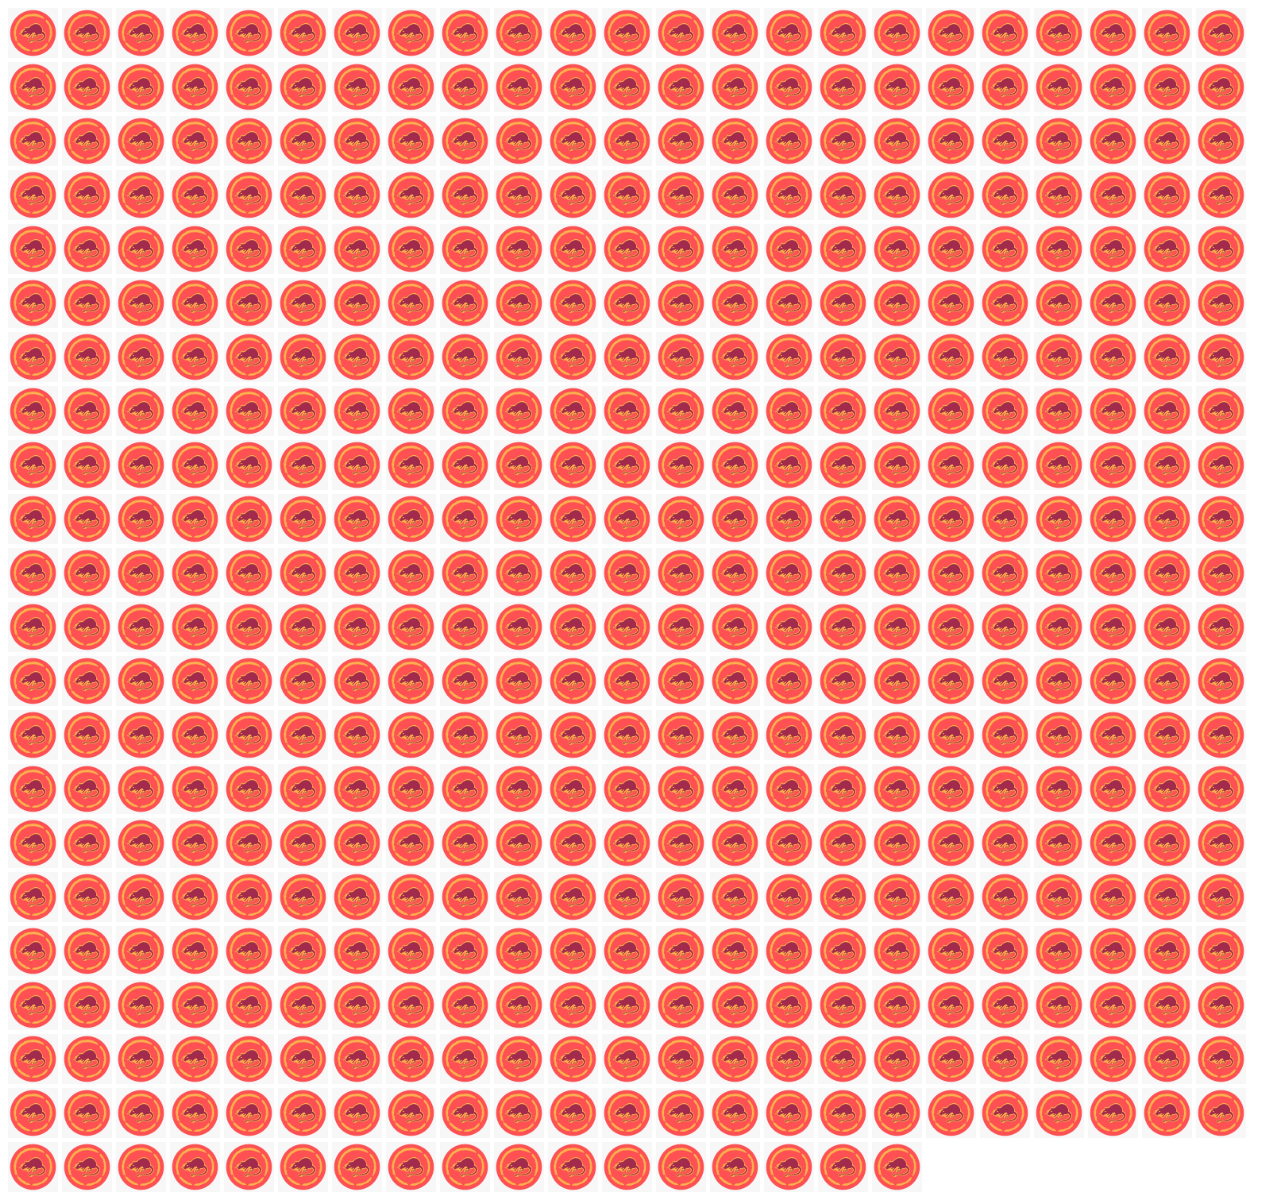
<file: lavo.html>
<!DOCTYPE html>
<html lang="en">
<head>
    <meta charset="UTF-8">
    <meta name="viewport" content="width=device-width, initial-scale=1.0">
    <style>
        .merge{
            display: inline-block;
        }
        img{
            width: 50px;
            height: 50px;
        }
    </style>
    <title>Document</title>
</head>
<body>
<div class="merge" id="merge1"><img src="lavo.jpg"></div>
<div class="merge" id="merge2"><img src="lavo.jpg"></div>
<div class="merge" id="merge3"><img src="lavo.jpg"></div>
<div class="merge" id="merge4"><img src="lavo.jpg"></div>
<div class="merge" id="merge5"><img src="lavo.jpg"></div>
<div class="merge" id="merge6"><img src="lavo.jpg"></div>
<div class="merge" id="merge7"><img src="lavo.jpg"></div>
<div class="merge" id="merge8"><img src="lavo.jpg"></div>
<div class="merge" id="merge9"><img src="lavo.jpg"></div>
<div class="merge" id="merge10"><img src="lavo.jpg"></div>
<div class="merge" id="merge11"><img src="lavo.jpg"></div>
<div class="merge" id="merge12"><img src="lavo.jpg"></div>
<div class="merge" id="merge13"><img src="lavo.jpg"></div>
<div class="merge" id="merge14"><img src="lavo.jpg"></div>
<div class="merge" id="merge15"><img src="lavo.jpg"></div>
<div class="merge" id="merge16"><img src="lavo.jpg"></div>
<div class="merge" id="merge17"><img src="lavo.jpg"></div>
<div class="merge" id="merge18"><img src="lavo.jpg"></div>
<div class="merge" id="merge19"><img src="lavo.jpg"></div>
<div class="merge" id="merge20"><img src="lavo.jpg"></div>
<div class="merge" id="merge21"><img src="lavo.jpg"></div>
<div class="merge" id="merge22"><img src="lavo.jpg"></div>
<div class="merge" id="merge23"><img src="lavo.jpg"></div>
<div class="merge" id="merge24"><img src="lavo.jpg"></div>
<div class="merge" id="merge25"><img src="lavo.jpg"></div>
<div class="merge" id="merge26"><img src="lavo.jpg"></div>
<div class="merge" id="merge27"><img src="lavo.jpg"></div>
<div class="merge" id="merge28"><img src="lavo.jpg"></div>
<div class="merge" id="merge29"><img src="lavo.jpg"></div>
<div class="merge" id="merge30"><img src="lavo.jpg"></div>
<div class="merge" id="merge31"><img src="lavo.jpg"></div>
<div class="merge" id="merge32"><img src="lavo.jpg"></div>
<div class="merge" id="merge33"><img src="lavo.jpg"></div>
<div class="merge" id="merge34"><img src="lavo.jpg"></div>
<div class="merge" id="merge35"><img src="lavo.jpg"></div>
<div class="merge" id="merge36"><img src="lavo.jpg"></div>
<div class="merge" id="merge37"><img src="lavo.jpg"></div>
<div class="merge" id="merge38"><img src="lavo.jpg"></div>
<div class="merge" id="merge39"><img src="lavo.jpg"></div>
<div class="merge" id="merge40"><img src="lavo.jpg"></div>
<div class="merge" id="merge41"><img src="lavo.jpg"></div>
<div class="merge" id="merge42"><img src="lavo.jpg"></div>
<div class="merge" id="merge43"><img src="lavo.jpg"></div>
<div class="merge" id="merge44"><img src="lavo.jpg"></div>
<div class="merge" id="merge45"><img src="lavo.jpg"></div>
<div class="merge" id="merge46"><img src="lavo.jpg"></div>
<div class="merge" id="merge47"><img src="lavo.jpg"></div>
<div class="merge" id="merge48"><img src="lavo.jpg"></div>
<div class="merge" id="merge49"><img src="lavo.jpg"></div>
<div class="merge" id="merge50"><img src="lavo.jpg"></div>
<div class="merge" id="merge51"><img src="lavo.jpg"></div>
<div class="merge" id="merge52"><img src="lavo.jpg"></div>
<div class="merge" id="merge53"><img src="lavo.jpg"></div>
<div class="merge" id="merge54"><img src="lavo.jpg"></div>
<div class="merge" id="merge55"><img src="lavo.jpg"></div>
<div class="merge" id="merge56"><img src="lavo.jpg"></div>
<div class="merge" id="merge57"><img src="lavo.jpg"></div>
<div class="merge" id="merge58"><img src="lavo.jpg"></div>
<div class="merge" id="merge59"><img src="lavo.jpg"></div>
<div class="merge" id="merge60"><img src="lavo.jpg"></div>
<div class="merge" id="merge61"><img src="lavo.jpg"></div>
<div class="merge" id="merge62"><img src="lavo.jpg"></div>
<div class="merge" id="merge63"><img src="lavo.jpg"></div>
<div class="merge" id="merge64"><img src="lavo.jpg"></div>
<div class="merge" id="merge65"><img src="lavo.jpg"></div>
<div class="merge" id="merge66"><img src="lavo.jpg"></div>
<div class="merge" id="merge67"><img src="lavo.jpg"></div>
<div class="merge" id="merge68"><img src="lavo.jpg"></div>
<div class="merge" id="merge69"><img src="lavo.jpg"></div>
<div class="merge" id="merge70"><img src="lavo.jpg"></div>
<div class="merge" id="merge71"><img src="lavo.jpg"></div>
<div class="merge" id="merge72"><img src="lavo.jpg"></div>
<div class="merge" id="merge73"><img src="lavo.jpg"></div>
<div class="merge" id="merge74"><img src="lavo.jpg"></div>
<div class="merge" id="merge75"><img src="lavo.jpg"></div>
<div class="merge" id="merge76"><img src="lavo.jpg"></div>
<div class="merge" id="merge77"><img src="lavo.jpg"></div>
<div class="merge" id="merge78"><img src="lavo.jpg"></div>
<div class="merge" id="merge79"><img src="lavo.jpg"></div>
<div class="merge" id="merge80"><img src="lavo.jpg"></div>
<div class="merge" id="merge81"><img src="lavo.jpg"></div>
<div class="merge" id="merge82"><img src="lavo.jpg"></div>
<div class="merge" id="merge83"><img src="lavo.jpg"></div>
<div class="merge" id="merge84"><img src="lavo.jpg"></div>
<div class="merge" id="merge85"><img src="lavo.jpg"></div>
<div class="merge" id="merge86"><img src="lavo.jpg"></div>
<div class="merge" id="merge87"><img src="lavo.jpg"></div>
<div class="merge" id="merge88"><img src="lavo.jpg"></div>
<div class="merge" id="merge89"><img src="lavo.jpg"></div>
<div class="merge" id="merge90"><img src="lavo.jpg"></div>
<div class="merge" id="merge91"><img src="lavo.jpg"></div>
<div class="merge" id="merge92"><img src="lavo.jpg"></div>
<div class="merge" id="merge93"><img src="lavo.jpg"></div>
<div class="merge" id="merge94"><img src="lavo.jpg"></div>
<div class="merge" id="merge95"><img src="lavo.jpg"></div>
<div class="merge" id="merge96"><img src="lavo.jpg"></div>
<div class="merge" id="merge97"><img src="lavo.jpg"></div>
<div class="merge" id="merge98"><img src="lavo.jpg"></div>
<div class="merge" id="merge99"><img src="lavo.jpg"></div>
<div class="merge" id="merge100"><img src="lavo.jpg"></div>
<div class="merge" id="merge101"><img src="lavo.jpg"></div>
<div class="merge" id="merge102"><img src="lavo.jpg"></div>
<div class="merge" id="merge103"><img src="lavo.jpg"></div>
<div class="merge" id="merge104"><img src="lavo.jpg"></div>
<div class="merge" id="merge105"><img src="lavo.jpg"></div>
<div class="merge" id="merge106"><img src="lavo.jpg"></div>
<div class="merge" id="merge107"><img src="lavo.jpg"></div>
<div class="merge" id="merge108"><img src="lavo.jpg"></div>
<div class="merge" id="merge109"><img src="lavo.jpg"></div>
<div class="merge" id="merge110"><img src="lavo.jpg"></div>
<div class="merge" id="merge111"><img src="lavo.jpg"></div>
<div class="merge" id="merge112"><img src="lavo.jpg"></div>
<div class="merge" id="merge113"><img src="lavo.jpg"></div>
<div class="merge" id="merge114"><img src="lavo.jpg"></div>
<div class="merge" id="merge115"><img src="lavo.jpg"></div>
<div class="merge" id="merge116"><img src="lavo.jpg"></div>
<div class="merge" id="merge117"><img src="lavo.jpg"></div>
<div class="merge" id="merge118"><img src="lavo.jpg"></div>
<div class="merge" id="merge119"><img src="lavo.jpg"></div>
<div class="merge" id="merge120"><img src="lavo.jpg"></div>
<div class="merge" id="merge121"><img src="lavo.jpg"></div>
<div class="merge" id="merge122"><img src="lavo.jpg"></div>
<div class="merge" id="merge123"><img src="lavo.jpg"></div>
<div class="merge" id="merge124"><img src="lavo.jpg"></div>
<div class="merge" id="merge125"><img src="lavo.jpg"></div>
<div class="merge" id="merge126"><img src="lavo.jpg"></div>
<div class="merge" id="merge127"><img src="lavo.jpg"></div>
<div class="merge" id="merge128"><img src="lavo.jpg"></div>
<div class="merge" id="merge129"><img src="lavo.jpg"></div>
<div class="merge" id="merge130"><img src="lavo.jpg"></div>
<div class="merge" id="merge131"><img src="lavo.jpg"></div>
<div class="merge" id="merge132"><img src="lavo.jpg"></div>
<div class="merge" id="merge133"><img src="lavo.jpg"></div>
<div class="merge" id="merge134"><img src="lavo.jpg"></div>
<div class="merge" id="merge135"><img src="lavo.jpg"></div>
<div class="merge" id="merge136"><img src="lavo.jpg"></div>
<div class="merge" id="merge137"><img src="lavo.jpg"></div>
<div class="merge" id="merge138"><img src="lavo.jpg"></div>
<div class="merge" id="merge139"><img src="lavo.jpg"></div>
<div class="merge" id="merge140"><img src="lavo.jpg"></div>
<div class="merge" id="merge141"><img src="lavo.jpg"></div>
<div class="merge" id="merge142"><img src="lavo.jpg"></div>
<div class="merge" id="merge143"><img src="lavo.jpg"></div>
<div class="merge" id="merge144"><img src="lavo.jpg"></div>
<div class="merge" id="merge145"><img src="lavo.jpg"></div>
<div class="merge" id="merge146"><img src="lavo.jpg"></div>
<div class="merge" id="merge147"><img src="lavo.jpg"></div>
<div class="merge" id="merge148"><img src="lavo.jpg"></div>
<div class="merge" id="merge149"><img src="lavo.jpg"></div>
<div class="merge" id="merge150"><img src="lavo.jpg"></div>
<div class="merge" id="merge151"><img src="lavo.jpg"></div>
<div class="merge" id="merge152"><img src="lavo.jpg"></div>
<div class="merge" id="merge153"><img src="lavo.jpg"></div>
<div class="merge" id="merge154"><img src="lavo.jpg"></div>
<div class="merge" id="merge155"><img src="lavo.jpg"></div>
<div class="merge" id="merge156"><img src="lavo.jpg"></div>
<div class="merge" id="merge157"><img src="lavo.jpg"></div>
<div class="merge" id="merge158"><img src="lavo.jpg"></div>
<div class="merge" id="merge159"><img src="lavo.jpg"></div>
<div class="merge" id="merge160"><img src="lavo.jpg"></div>
<div class="merge" id="merge161"><img src="lavo.jpg"></div>
<div class="merge" id="merge162"><img src="lavo.jpg"></div>
<div class="merge" id="merge163"><img src="lavo.jpg"></div>
<div class="merge" id="merge164"><img src="lavo.jpg"></div>
<div class="merge" id="merge165"><img src="lavo.jpg"></div>
<div class="merge" id="merge166"><img src="lavo.jpg"></div>
<div class="merge" id="merge167"><img src="lavo.jpg"></div>
<div class="merge" id="merge168"><img src="lavo.jpg"></div>
<div class="merge" id="merge169"><img src="lavo.jpg"></div>
<div class="merge" id="merge170"><img src="lavo.jpg"></div>
<div class="merge" id="merge171"><img src="lavo.jpg"></div>
<div class="merge" id="merge172"><img src="lavo.jpg"></div>
<div class="merge" id="merge173"><img src="lavo.jpg"></div>
<div class="merge" id="merge174"><img src="lavo.jpg"></div>
<div class="merge" id="merge175"><img src="lavo.jpg"></div>
<div class="merge" id="merge176"><img src="lavo.jpg"></div>
<div class="merge" id="merge177"><img src="lavo.jpg"></div>
<div class="merge" id="merge178"><img src="lavo.jpg"></div>
<div class="merge" id="merge179"><img src="lavo.jpg"></div>
<div class="merge" id="merge180"><img src="lavo.jpg"></div>
<div class="merge" id="merge181"><img src="lavo.jpg"></div>
<div class="merge" id="merge182"><img src="lavo.jpg"></div>
<div class="merge" id="merge183"><img src="lavo.jpg"></div>
<div class="merge" id="merge184"><img src="lavo.jpg"></div>
<div class="merge" id="merge185"><img src="lavo.jpg"></div>
<div class="merge" id="merge186"><img src="lavo.jpg"></div>
<div class="merge" id="merge187"><img src="lavo.jpg"></div>
<div class="merge" id="merge188"><img src="lavo.jpg"></div>
<div class="merge" id="merge189"><img src="lavo.jpg"></div>
<div class="merge" id="merge190"><img src="lavo.jpg"></div>
<div class="merge" id="merge191"><img src="lavo.jpg"></div>
<div class="merge" id="merge192"><img src="lavo.jpg"></div>
<div class="merge" id="merge193"><img src="lavo.jpg"></div>
<div class="merge" id="merge194"><img src="lavo.jpg"></div>
<div class="merge" id="merge195"><img src="lavo.jpg"></div>
<div class="merge" id="merge196"><img src="lavo.jpg"></div>
<div class="merge" id="merge197"><img src="lavo.jpg"></div>
<div class="merge" id="merge198"><img src="lavo.jpg"></div>
<div class="merge" id="merge199"><img src="lavo.jpg"></div>
<div class="merge" id="merge200"><img src="lavo.jpg"></div>
<div class="merge" id="merge201"><img src="lavo.jpg"></div>
<div class="merge" id="merge202"><img src="lavo.jpg"></div>
<div class="merge" id="merge203"><img src="lavo.jpg"></div>
<div class="merge" id="merge204"><img src="lavo.jpg"></div>
<div class="merge" id="merge205"><img src="lavo.jpg"></div>
<div class="merge" id="merge206"><img src="lavo.jpg"></div>
<div class="merge" id="merge207"><img src="lavo.jpg"></div>
<div class="merge" id="merge208"><img src="lavo.jpg"></div>
<div class="merge" id="merge209"><img src="lavo.jpg"></div>
<div class="merge" id="merge210"><img src="lavo.jpg"></div>
<div class="merge" id="merge211"><img src="lavo.jpg"></div>
<div class="merge" id="merge212"><img src="lavo.jpg"></div>
<div class="merge" id="merge213"><img src="lavo.jpg"></div>
<div class="merge" id="merge214"><img src="lavo.jpg"></div>
<div class="merge" id="merge215"><img src="lavo.jpg"></div>
<div class="merge" id="merge216"><img src="lavo.jpg"></div>
<div class="merge" id="merge217"><img src="lavo.jpg"></div>
<div class="merge" id="merge218"><img src="lavo.jpg"></div>
<div class="merge" id="merge219"><img src="lavo.jpg"></div>
<div class="merge" id="merge220"><img src="lavo.jpg"></div>
<div class="merge" id="merge221"><img src="lavo.jpg"></div>
<div class="merge" id="merge222"><img src="lavo.jpg"></div>
<div class="merge" id="merge223"><img src="lavo.jpg"></div>
<div class="merge" id="merge224"><img src="lavo.jpg"></div>
<div class="merge" id="merge225"><img src="lavo.jpg"></div>
<div class="merge" id="merge226"><img src="lavo.jpg"></div>
<div class="merge" id="merge227"><img src="lavo.jpg"></div>
<div class="merge" id="merge228"><img src="lavo.jpg"></div>
<div class="merge" id="merge229"><img src="lavo.jpg"></div>
<div class="merge" id="merge230"><img src="lavo.jpg"></div>
<div class="merge" id="merge231"><img src="lavo.jpg"></div>
<div class="merge" id="merge232"><img src="lavo.jpg"></div>
<div class="merge" id="merge233"><img src="lavo.jpg"></div>
<div class="merge" id="merge234"><img src="lavo.jpg"></div>
<div class="merge" id="merge235"><img src="lavo.jpg"></div>
<div class="merge" id="merge236"><img src="lavo.jpg"></div>
<div class="merge" id="merge237"><img src="lavo.jpg"></div>
<div class="merge" id="merge238"><img src="lavo.jpg"></div>
<div class="merge" id="merge239"><img src="lavo.jpg"></div>
<div class="merge" id="merge240"><img src="lavo.jpg"></div>
<div class="merge" id="merge241"><img src="lavo.jpg"></div>
<div class="merge" id="merge242"><img src="lavo.jpg"></div>
<div class="merge" id="merge243"><img src="lavo.jpg"></div>
<div class="merge" id="merge244"><img src="lavo.jpg"></div>
<div class="merge" id="merge245"><img src="lavo.jpg"></div>
<div class="merge" id="merge246"><img src="lavo.jpg"></div>
<div class="merge" id="merge247"><img src="lavo.jpg"></div>
<div class="merge" id="merge248"><img src="lavo.jpg"></div>
<div class="merge" id="merge249"><img src="lavo.jpg"></div>
<div class="merge" id="merge250"><img src="lavo.jpg"></div>
<div class="merge" id="merge251"><img src="lavo.jpg"></div>
<div class="merge" id="merge252"><img src="lavo.jpg"></div>
<div class="merge" id="merge253"><img src="lavo.jpg"></div>
<div class="merge" id="merge254"><img src="lavo.jpg"></div>
<div class="merge" id="merge255"><img src="lavo.jpg"></div>
<div class="merge" id="merge256"><img src="lavo.jpg"></div>
<div class="merge" id="merge257"><img src="lavo.jpg"></div>
<div class="merge" id="merge258"><img src="lavo.jpg"></div>
<div class="merge" id="merge259"><img src="lavo.jpg"></div>
<div class="merge" id="merge260"><img src="lavo.jpg"></div>
<div class="merge" id="merge261"><img src="lavo.jpg"></div>
<div class="merge" id="merge262"><img src="lavo.jpg"></div>
<div class="merge" id="merge263"><img src="lavo.jpg"></div>
<div class="merge" id="merge264"><img src="lavo.jpg"></div>
<div class="merge" id="merge265"><img src="lavo.jpg"></div>
<div class="merge" id="merge266"><img src="lavo.jpg"></div>
<div class="merge" id="merge267"><img src="lavo.jpg"></div>
<div class="merge" id="merge268"><img src="lavo.jpg"></div>
<div class="merge" id="merge269"><img src="lavo.jpg"></div>
<div class="merge" id="merge270"><img src="lavo.jpg"></div>
<div class="merge" id="merge271"><img src="lavo.jpg"></div>
<div class="merge" id="merge272"><img src="lavo.jpg"></div>
<div class="merge" id="merge273"><img src="lavo.jpg"></div>
<div class="merge" id="merge274"><img src="lavo.jpg"></div>
<div class="merge" id="merge275"><img src="lavo.jpg"></div>
<div class="merge" id="merge276"><img src="lavo.jpg"></div>
<div class="merge" id="merge277"><img src="lavo.jpg"></div>
<div class="merge" id="merge278"><img src="lavo.jpg"></div>
<div class="merge" id="merge279"><img src="lavo.jpg"></div>
<div class="merge" id="merge280"><img src="lavo.jpg"></div>
<div class="merge" id="merge281"><img src="lavo.jpg"></div>
<div class="merge" id="merge282"><img src="lavo.jpg"></div>
<div class="merge" id="merge283"><img src="lavo.jpg"></div>
<div class="merge" id="merge284"><img src="lavo.jpg"></div>
<div class="merge" id="merge285"><img src="lavo.jpg"></div>
<div class="merge" id="merge286"><img src="lavo.jpg"></div>
<div class="merge" id="merge287"><img src="lavo.jpg"></div>
<div class="merge" id="merge288"><img src="lavo.jpg"></div>
<div class="merge" id="merge289"><img src="lavo.jpg"></div>
<div class="merge" id="merge290"><img src="lavo.jpg"></div>
<div class="merge" id="merge291"><img src="lavo.jpg"></div>
<div class="merge" id="merge292"><img src="lavo.jpg"></div>
<div class="merge" id="merge293"><img src="lavo.jpg"></div>
<div class="merge" id="merge294"><img src="lavo.jpg"></div>
<div class="merge" id="merge295"><img src="lavo.jpg"></div>
<div class="merge" id="merge296"><img src="lavo.jpg"></div>
<div class="merge" id="merge297"><img src="lavo.jpg"></div>
<div class="merge" id="merge298"><img src="lavo.jpg"></div>
<div class="merge" id="merge299"><img src="lavo.jpg"></div>
<div class="merge" id="merge300"><img src="lavo.jpg"></div>
<div class="merge" id="merge301"><img src="lavo.jpg"></div>
<div class="merge" id="merge302"><img src="lavo.jpg"></div>
<div class="merge" id="merge303"><img src="lavo.jpg"></div>
<div class="merge" id="merge304"><img src="lavo.jpg"></div>
<div class="merge" id="merge305"><img src="lavo.jpg"></div>
<div class="merge" id="merge306"><img src="lavo.jpg"></div>
<div class="merge" id="merge307"><img src="lavo.jpg"></div>
<div class="merge" id="merge308"><img src="lavo.jpg"></div>
<div class="merge" id="merge309"><img src="lavo.jpg"></div>
<div class="merge" id="merge310"><img src="lavo.jpg"></div>
<div class="merge" id="merge311"><img src="lavo.jpg"></div>
<div class="merge" id="merge312"><img src="lavo.jpg"></div>
<div class="merge" id="merge313"><img src="lavo.jpg"></div>
<div class="merge" id="merge314"><img src="lavo.jpg"></div>
<div class="merge" id="merge315"><img src="lavo.jpg"></div>
<div class="merge" id="merge316"><img src="lavo.jpg"></div>
<div class="merge" id="merge317"><img src="lavo.jpg"></div>
<div class="merge" id="merge318"><img src="lavo.jpg"></div>
<div class="merge" id="merge319"><img src="lavo.jpg"></div>
<div class="merge" id="merge320"><img src="lavo.jpg"></div>
<div class="merge" id="merge321"><img src="lavo.jpg"></div>
<div class="merge" id="merge322"><img src="lavo.jpg"></div>
<div class="merge" id="merge323"><img src="lavo.jpg"></div>
<div class="merge" id="merge324"><img src="lavo.jpg"></div>
<div class="merge" id="merge325"><img src="lavo.jpg"></div>
<div class="merge" id="merge326"><img src="lavo.jpg"></div>
<div class="merge" id="merge327"><img src="lavo.jpg"></div>
<div class="merge" id="merge328"><img src="lavo.jpg"></div>
<div class="merge" id="merge329"><img src="lavo.jpg"></div>
<div class="merge" id="merge330"><img src="lavo.jpg"></div>
<div class="merge" id="merge331"><img src="lavo.jpg"></div>
<div class="merge" id="merge332"><img src="lavo.jpg"></div>
<div class="merge" id="merge333"><img src="lavo.jpg"></div>
<div class="merge" id="merge334"><img src="lavo.jpg"></div>
<div class="merge" id="merge335"><img src="lavo.jpg"></div>
<div class="merge" id="merge336"><img src="lavo.jpg"></div>
<div class="merge" id="merge337"><img src="lavo.jpg"></div>
<div class="merge" id="merge338"><img src="lavo.jpg"></div>
<div class="merge" id="merge339"><img src="lavo.jpg"></div>
<div class="merge" id="merge340"><img src="lavo.jpg"></div>
<div class="merge" id="merge341"><img src="lavo.jpg"></div>
<div class="merge" id="merge342"><img src="lavo.jpg"></div>
<div class="merge" id="merge343"><img src="lavo.jpg"></div>
<div class="merge" id="merge344"><img src="lavo.jpg"></div>
<div class="merge" id="merge345"><img src="lavo.jpg"></div>
<div class="merge" id="merge346"><img src="lavo.jpg"></div>
<div class="merge" id="merge347"><img src="lavo.jpg"></div>
<div class="merge" id="merge348"><img src="lavo.jpg"></div>
<div class="merge" id="merge349"><img src="lavo.jpg"></div>
<div class="merge" id="merge350"><img src="lavo.jpg"></div>
<div class="merge" id="merge351"><img src="lavo.jpg"></div>
<div class="merge" id="merge352"><img src="lavo.jpg"></div>
<div class="merge" id="merge353"><img src="lavo.jpg"></div>
<div class="merge" id="merge354"><img src="lavo.jpg"></div>
<div class="merge" id="merge355"><img src="lavo.jpg"></div>
<div class="merge" id="merge356"><img src="lavo.jpg"></div>
<div class="merge" id="merge357"><img src="lavo.jpg"></div>
<div class="merge" id="merge358"><img src="lavo.jpg"></div>
<div class="merge" id="merge359"><img src="lavo.jpg"></div>
<div class="merge" id="merge360"><img src="lavo.jpg"></div>
<div class="merge" id="merge361"><img src="lavo.jpg"></div>
<div class="merge" id="merge362"><img src="lavo.jpg"></div>
<div class="merge" id="merge363"><img src="lavo.jpg"></div>
<div class="merge" id="merge364"><img src="lavo.jpg"></div>
<div class="merge" id="merge365"><img src="lavo.jpg"></div>
<div class="merge" id="merge366"><img src="lavo.jpg"></div>
<div class="merge" id="merge367"><img src="lavo.jpg"></div>
<div class="merge" id="merge368"><img src="lavo.jpg"></div>
<div class="merge" id="merge369"><img src="lavo.jpg"></div>
<div class="merge" id="merge370"><img src="lavo.jpg"></div>
<div class="merge" id="merge371"><img src="lavo.jpg"></div>
<div class="merge" id="merge372"><img src="lavo.jpg"></div>
<div class="merge" id="merge373"><img src="lavo.jpg"></div>
<div class="merge" id="merge374"><img src="lavo.jpg"></div>
<div class="merge" id="merge375"><img src="lavo.jpg"></div>
<div class="merge" id="merge376"><img src="lavo.jpg"></div>
<div class="merge" id="merge377"><img src="lavo.jpg"></div>
<div class="merge" id="merge378"><img src="lavo.jpg"></div>
<div class="merge" id="merge379"><img src="lavo.jpg"></div>
<div class="merge" id="merge380"><img src="lavo.jpg"></div>
<div class="merge" id="merge381"><img src="lavo.jpg"></div>
<div class="merge" id="merge382"><img src="lavo.jpg"></div>
<div class="merge" id="merge383"><img src="lavo.jpg"></div>
<div class="merge" id="merge384"><img src="lavo.jpg"></div>
<div class="merge" id="merge385"><img src="lavo.jpg"></div>
<div class="merge" id="merge386"><img src="lavo.jpg"></div>
<div class="merge" id="merge387"><img src="lavo.jpg"></div>
<div class="merge" id="merge388"><img src="lavo.jpg"></div>
<div class="merge" id="merge389"><img src="lavo.jpg"></div>
<div class="merge" id="merge390"><img src="lavo.jpg"></div>
<div class="merge" id="merge391"><img src="lavo.jpg"></div>
<div class="merge" id="merge392"><img src="lavo.jpg"></div>
<div class="merge" id="merge393"><img src="lavo.jpg"></div>
<div class="merge" id="merge394"><img src="lavo.jpg"></div>
<div class="merge" id="merge395"><img src="lavo.jpg"></div>
<div class="merge" id="merge396"><img src="lavo.jpg"></div>
<div class="merge" id="merge397"><img src="lavo.jpg"></div>
<div class="merge" id="merge398"><img src="lavo.jpg"></div>
<div class="merge" id="merge399"><img src="lavo.jpg"></div>
<div class="merge" id="merge400"><img src="lavo.jpg"></div>
<div class="merge" id="merge401"><img src="lavo.jpg"></div>
<div class="merge" id="merge402"><img src="lavo.jpg"></div>
<div class="merge" id="merge403"><img src="lavo.jpg"></div>
<div class="merge" id="merge404"><img src="lavo.jpg"></div>
<div class="merge" id="merge405"><img src="lavo.jpg"></div>
<div class="merge" id="merge406"><img src="lavo.jpg"></div>
<div class="merge" id="merge407"><img src="lavo.jpg"></div>
<div class="merge" id="merge408"><img src="lavo.jpg"></div>
<div class="merge" id="merge409"><img src="lavo.jpg"></div>
<div class="merge" id="merge410"><img src="lavo.jpg"></div>
<div class="merge" id="merge411"><img src="lavo.jpg"></div>
<div class="merge" id="merge412"><img src="lavo.jpg"></div>
<div class="merge" id="merge413"><img src="lavo.jpg"></div>
<div class="merge" id="merge414"><img src="lavo.jpg"></div>
<div class="merge" id="merge415"><img src="lavo.jpg"></div>
<div class="merge" id="merge416"><img src="lavo.jpg"></div>
<div class="merge" id="merge417"><img src="lavo.jpg"></div>
<div class="merge" id="merge418"><img src="lavo.jpg"></div>
<div class="merge" id="merge419"><img src="lavo.jpg"></div>
<div class="merge" id="merge420"><img src="lavo.jpg"></div>
<div class="merge" id="merge421"><img src="lavo.jpg"></div>
<div class="merge" id="merge422"><img src="lavo.jpg"></div>
<div class="merge" id="merge423"><img src="lavo.jpg"></div>
<div class="merge" id="merge424"><img src="lavo.jpg"></div>
<div class="merge" id="merge425"><img src="lavo.jpg"></div>
<div class="merge" id="merge426"><img src="lavo.jpg"></div>
<div class="merge" id="merge427"><img src="lavo.jpg"></div>
<div class="merge" id="merge428"><img src="lavo.jpg"></div>
<div class="merge" id="merge429"><img src="lavo.jpg"></div>
<div class="merge" id="merge430"><img src="lavo.jpg"></div>
<div class="merge" id="merge431"><img src="lavo.jpg"></div>
<div class="merge" id="merge432"><img src="lavo.jpg"></div>
<div class="merge" id="merge433"><img src="lavo.jpg"></div>
<div class="merge" id="merge434"><img src="lavo.jpg"></div>
<div class="merge" id="merge435"><img src="lavo.jpg"></div>
<div class="merge" id="merge436"><img src="lavo.jpg"></div>
<div class="merge" id="merge437"><img src="lavo.jpg"></div>
<div class="merge" id="merge438"><img src="lavo.jpg"></div>
<div class="merge" id="merge439"><img src="lavo.jpg"></div>
<div class="merge" id="merge440"><img src="lavo.jpg"></div>
<div class="merge" id="merge441"><img src="lavo.jpg"></div>
<div class="merge" id="merge442"><img src="lavo.jpg"></div>
<div class="merge" id="merge443"><img src="lavo.jpg"></div>
<div class="merge" id="merge444"><img src="lavo.jpg"></div>
<div class="merge" id="merge445"><img src="lavo.jpg"></div>
<div class="merge" id="merge446"><img src="lavo.jpg"></div>
<div class="merge" id="merge447"><img src="lavo.jpg"></div>
<div class="merge" id="merge448"><img src="lavo.jpg"></div>
<div class="merge" id="merge449"><img src="lavo.jpg"></div>
<div class="merge" id="merge450"><img src="lavo.jpg"></div>
<div class="merge" id="merge451"><img src="lavo.jpg"></div>
<div class="merge" id="merge452"><img src="lavo.jpg"></div>
<div class="merge" id="merge453"><img src="lavo.jpg"></div>
<div class="merge" id="merge454"><img src="lavo.jpg"></div>
<div class="merge" id="merge455"><img src="lavo.jpg"></div>
<div class="merge" id="merge456"><img src="lavo.jpg"></div>
<div class="merge" id="merge457"><img src="lavo.jpg"></div>
<div class="merge" id="merge458"><img src="lavo.jpg"></div>
<div class="merge" id="merge459"><img src="lavo.jpg"></div>
<div class="merge" id="merge460"><img src="lavo.jpg"></div>
<div class="merge" id="merge461"><img src="lavo.jpg"></div>
<div class="merge" id="merge462"><img src="lavo.jpg"></div>
<div class="merge" id="merge463"><img src="lavo.jpg"></div>
<div class="merge" id="merge464"><img src="lavo.jpg"></div>
<div class="merge" id="merge465"><img src="lavo.jpg"></div>
<div class="merge" id="merge466"><img src="lavo.jpg"></div>
<div class="merge" id="merge467"><img src="lavo.jpg"></div>
<div class="merge" id="merge468"><img src="lavo.jpg"></div>
<div class="merge" id="merge469"><img src="lavo.jpg"></div>
<div class="merge" id="merge470"><img src="lavo.jpg"></div>
<div class="merge" id="merge471"><img src="lavo.jpg"></div>
<div class="merge" id="merge472"><img src="lavo.jpg"></div>
<div class="merge" id="merge473"><img src="lavo.jpg"></div>
<div class="merge" id="merge474"><img src="lavo.jpg"></div>
<div class="merge" id="merge475"><img src="lavo.jpg"></div>
<div class="merge" id="merge476"><img src="lavo.jpg"></div>
<div class="merge" id="merge477"><img src="lavo.jpg"></div>
<div class="merge" id="merge478"><img src="lavo.jpg"></div>
<div class="merge" id="merge479"><img src="lavo.jpg"></div>
<div class="merge" id="merge480"><img src="lavo.jpg"></div>
<div class="merge" id="merge481"><img src="lavo.jpg"></div>
<div class="merge" id="merge482"><img src="lavo.jpg"></div>
<div class="merge" id="merge483"><img src="lavo.jpg"></div>
<div class="merge" id="merge484"><img src="lavo.jpg"></div>
<div class="merge" id="merge485"><img src="lavo.jpg"></div>
<div class="merge" id="merge486"><img src="lavo.jpg"></div>
<div class="merge" id="merge487"><img src="lavo.jpg"></div>
<div class="merge" id="merge488"><img src="lavo.jpg"></div>
<div class="merge" id="merge489"><img src="lavo.jpg"></div>
<div class="merge" id="merge490"><img src="lavo.jpg"></div>
<div class="merge" id="merge491"><img src="lavo.jpg"></div>
<div class="merge" id="merge492"><img src="lavo.jpg"></div>
<div class="merge" id="merge493"><img src="lavo.jpg"></div>
<div class="merge" id="merge494"><img src="lavo.jpg"></div>
<div class="merge" id="merge495"><img src="lavo.jpg"></div>
<div class="merge" id="merge496"><img src="lavo.jpg"></div>
<div class="merge" id="merge497"><img src="lavo.jpg"></div>
<div class="merge" id="merge498"><img src="lavo.jpg"></div>
<div class="merge" id="merge499"><img src="lavo.jpg"></div>
<div class="merge" id="merge500"><img src="lavo.jpg"></div>
<script src="scriptlavo.js"></script>
</body>
</html>
</file>
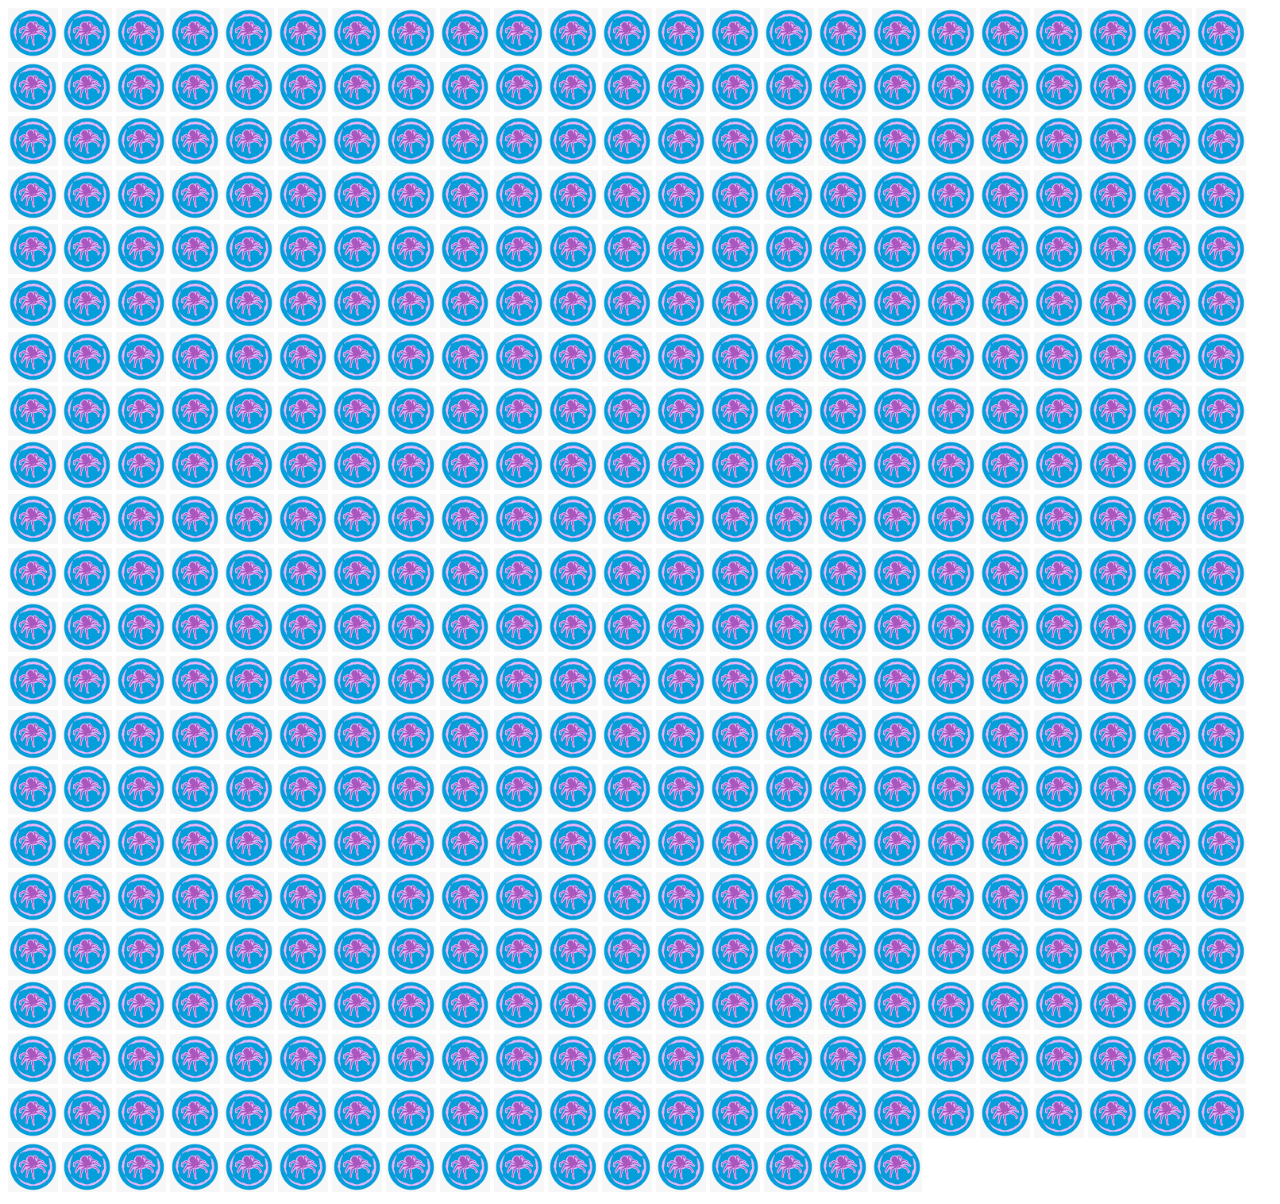
<file: pdaopsfnskv.html>
<!DOCTYPE html>
<html lang="en">
<head>
    <meta charset="UTF-8">
    <meta name="viewport" content="width=device-width, initial-scale=1.0">
    <style>
        .merge{
            display: inline-block;
        }
        img{
            width: 50px;
            height: 50px;
        }
    </style>
    <title>Document</title>
</head>
<body>
<div class="merge" id="merge1"><img src="tuku.jpg"></div>
<div class="merge" id="merge2"><img src="tuku.jpg"></div>
<div class="merge" id="merge3"><img src="tuku.jpg"></div>
<div class="merge" id="merge4"><img src="tuku.jpg"></div>
<div class="merge" id="merge5"><img src="tuku.jpg"></div>
<div class="merge" id="merge6"><img src="tuku.jpg"></div>
<div class="merge" id="merge7"><img src="tuku.jpg"></div>
<div class="merge" id="merge8"><img src="tuku.jpg"></div>
<div class="merge" id="merge9"><img src="tuku.jpg"></div>
<div class="merge" id="merge10"><img src="tuku.jpg"></div>
<div class="merge" id="merge11"><img src="tuku.jpg"></div>
<div class="merge" id="merge12"><img src="tuku.jpg"></div>
<div class="merge" id="merge13"><img src="tuku.jpg"></div>
<div class="merge" id="merge14"><img src="tuku.jpg"></div>
<div class="merge" id="merge15"><img src="tuku.jpg"></div>
<div class="merge" id="merge16"><img src="tuku.jpg"></div>
<div class="merge" id="merge17"><img src="tuku.jpg"></div>
<div class="merge" id="merge18"><img src="tuku.jpg"></div>
<div class="merge" id="merge19"><img src="tuku.jpg"></div>
<div class="merge" id="merge20"><img src="tuku.jpg"></div>
<div class="merge" id="merge21"><img src="tuku.jpg"></div>
<div class="merge" id="merge22"><img src="tuku.jpg"></div>
<div class="merge" id="merge23"><img src="tuku.jpg"></div>
<div class="merge" id="merge24"><img src="tuku.jpg"></div>
<div class="merge" id="merge25"><img src="tuku.jpg"></div>
<div class="merge" id="merge26"><img src="tuku.jpg"></div>
<div class="merge" id="merge27"><img src="tuku.jpg"></div>
<div class="merge" id="merge28"><img src="tuku.jpg"></div>
<div class="merge" id="merge29"><img src="tuku.jpg"></div>
<div class="merge" id="merge30"><img src="tuku.jpg"></div>
<div class="merge" id="merge31"><img src="tuku.jpg"></div>
<div class="merge" id="merge32"><img src="tuku.jpg"></div>
<div class="merge" id="merge33"><img src="tuku.jpg"></div>
<div class="merge" id="merge34"><img src="tuku.jpg"></div>
<div class="merge" id="merge35"><img src="tuku.jpg"></div>
<div class="merge" id="merge36"><img src="tuku.jpg"></div>
<div class="merge" id="merge37"><img src="tuku.jpg"></div>
<div class="merge" id="merge38"><img src="tuku.jpg"></div>
<div class="merge" id="merge39"><img src="tuku.jpg"></div>
<div class="merge" id="merge40"><img src="tuku.jpg"></div>
<div class="merge" id="merge41"><img src="tuku.jpg"></div>
<div class="merge" id="merge42"><img src="tuku.jpg"></div>
<div class="merge" id="merge43"><img src="tuku.jpg"></div>
<div class="merge" id="merge44"><img src="tuku.jpg"></div>
<div class="merge" id="merge45"><img src="tuku.jpg"></div>
<div class="merge" id="merge46"><img src="tuku.jpg"></div>
<div class="merge" id="merge47"><img src="tuku.jpg"></div>
<div class="merge" id="merge48"><img src="tuku.jpg"></div>
<div class="merge" id="merge49"><img src="tuku.jpg"></div>
<div class="merge" id="merge50"><img src="tuku.jpg"></div>
<div class="merge" id="merge51"><img src="tuku.jpg"></div>
<div class="merge" id="merge52"><img src="tuku.jpg"></div>
<div class="merge" id="merge53"><img src="tuku.jpg"></div>
<div class="merge" id="merge54"><img src="tuku.jpg"></div>
<div class="merge" id="merge55"><img src="tuku.jpg"></div>
<div class="merge" id="merge56"><img src="tuku.jpg"></div>
<div class="merge" id="merge57"><img src="tuku.jpg"></div>
<div class="merge" id="merge58"><img src="tuku.jpg"></div>
<div class="merge" id="merge59"><img src="tuku.jpg"></div>
<div class="merge" id="merge60"><img src="tuku.jpg"></div>
<div class="merge" id="merge61"><img src="tuku.jpg"></div>
<div class="merge" id="merge62"><img src="tuku.jpg"></div>
<div class="merge" id="merge63"><img src="tuku.jpg"></div>
<div class="merge" id="merge64"><img src="tuku.jpg"></div>
<div class="merge" id="merge65"><img src="tuku.jpg"></div>
<div class="merge" id="merge66"><img src="tuku.jpg"></div>
<div class="merge" id="merge67"><img src="tuku.jpg"></div>
<div class="merge" id="merge68"><img src="tuku.jpg"></div>
<div class="merge" id="merge69"><img src="tuku.jpg"></div>
<div class="merge" id="merge70"><img src="tuku.jpg"></div>
<div class="merge" id="merge71"><img src="tuku.jpg"></div>
<div class="merge" id="merge72"><img src="tuku.jpg"></div>
<div class="merge" id="merge73"><img src="tuku.jpg"></div>
<div class="merge" id="merge74"><img src="tuku.jpg"></div>
<div class="merge" id="merge75"><img src="tuku.jpg"></div>
<div class="merge" id="merge76"><img src="tuku.jpg"></div>
<div class="merge" id="merge77"><img src="tuku.jpg"></div>
<div class="merge" id="merge78"><img src="tuku.jpg"></div>
<div class="merge" id="merge79"><img src="tuku.jpg"></div>
<div class="merge" id="merge80"><img src="tuku.jpg"></div>
<div class="merge" id="merge81"><img src="tuku.jpg"></div>
<div class="merge" id="merge82"><img src="tuku.jpg"></div>
<div class="merge" id="merge83"><img src="tuku.jpg"></div>
<div class="merge" id="merge84"><img src="tuku.jpg"></div>
<div class="merge" id="merge85"><img src="tuku.jpg"></div>
<div class="merge" id="merge86"><img src="tuku.jpg"></div>
<div class="merge" id="merge87"><img src="tuku.jpg"></div>
<div class="merge" id="merge88"><img src="tuku.jpg"></div>
<div class="merge" id="merge89"><img src="tuku.jpg"></div>
<div class="merge" id="merge90"><img src="tuku.jpg"></div>
<div class="merge" id="merge91"><img src="tuku.jpg"></div>
<div class="merge" id="merge92"><img src="tuku.jpg"></div>
<div class="merge" id="merge93"><img src="tuku.jpg"></div>
<div class="merge" id="merge94"><img src="tuku.jpg"></div>
<div class="merge" id="merge95"><img src="tuku.jpg"></div>
<div class="merge" id="merge96"><img src="tuku.jpg"></div>
<div class="merge" id="merge97"><img src="tuku.jpg"></div>
<div class="merge" id="merge98"><img src="tuku.jpg"></div>
<div class="merge" id="merge99"><img src="tuku.jpg"></div>
<div class="merge" id="merge100"><img src="tuku.jpg"></div>
<div class="merge" id="merge101"><img src="tuku.jpg"></div>
<div class="merge" id="merge102"><img src="tuku.jpg"></div>
<div class="merge" id="merge103"><img src="tuku.jpg"></div>
<div class="merge" id="merge104"><img src="tuku.jpg"></div>
<div class="merge" id="merge105"><img src="tuku.jpg"></div>
<div class="merge" id="merge106"><img src="tuku.jpg"></div>
<div class="merge" id="merge107"><img src="tuku.jpg"></div>
<div class="merge" id="merge108"><img src="tuku.jpg"></div>
<div class="merge" id="merge109"><img src="tuku.jpg"></div>
<div class="merge" id="merge110"><img src="tuku.jpg"></div>
<div class="merge" id="merge111"><img src="tuku.jpg"></div>
<div class="merge" id="merge112"><img src="tuku.jpg"></div>
<div class="merge" id="merge113"><img src="tuku.jpg"></div>
<div class="merge" id="merge114"><img src="tuku.jpg"></div>
<div class="merge" id="merge115"><img src="tuku.jpg"></div>
<div class="merge" id="merge116"><img src="tuku.jpg"></div>
<div class="merge" id="merge117"><img src="tuku.jpg"></div>
<div class="merge" id="merge118"><img src="tuku.jpg"></div>
<div class="merge" id="merge119"><img src="tuku.jpg"></div>
<div class="merge" id="merge120"><img src="tuku.jpg"></div>
<div class="merge" id="merge121"><img src="tuku.jpg"></div>
<div class="merge" id="merge122"><img src="tuku.jpg"></div>
<div class="merge" id="merge123"><img src="tuku.jpg"></div>
<div class="merge" id="merge124"><img src="tuku.jpg"></div>
<div class="merge" id="merge125"><img src="tuku.jpg"></div>
<div class="merge" id="merge126"><img src="tuku.jpg"></div>
<div class="merge" id="merge127"><img src="tuku.jpg"></div>
<div class="merge" id="merge128"><img src="tuku.jpg"></div>
<div class="merge" id="merge129"><img src="tuku.jpg"></div>
<div class="merge" id="merge130"><img src="tuku.jpg"></div>
<div class="merge" id="merge131"><img src="tuku.jpg"></div>
<div class="merge" id="merge132"><img src="tuku.jpg"></div>
<div class="merge" id="merge133"><img src="tuku.jpg"></div>
<div class="merge" id="merge134"><img src="tuku.jpg"></div>
<div class="merge" id="merge135"><img src="tuku.jpg"></div>
<div class="merge" id="merge136"><img src="tuku.jpg"></div>
<div class="merge" id="merge137"><img src="tuku.jpg"></div>
<div class="merge" id="merge138"><img src="tuku.jpg"></div>
<div class="merge" id="merge139"><img src="tuku.jpg"></div>
<div class="merge" id="merge140"><img src="tuku.jpg"></div>
<div class="merge" id="merge141"><img src="tuku.jpg"></div>
<div class="merge" id="merge142"><img src="tuku.jpg"></div>
<div class="merge" id="merge143"><img src="tuku.jpg"></div>
<div class="merge" id="merge144"><img src="tuku.jpg"></div>
<div class="merge" id="merge145"><img src="tuku.jpg"></div>
<div class="merge" id="merge146"><img src="tuku.jpg"></div>
<div class="merge" id="merge147"><img src="tuku.jpg"></div>
<div class="merge" id="merge148"><img src="tuku.jpg"></div>
<div class="merge" id="merge149"><img src="tuku.jpg"></div>
<div class="merge" id="merge150"><img src="tuku.jpg"></div>
<div class="merge" id="merge151"><img src="tuku.jpg"></div>
<div class="merge" id="merge152"><img src="tuku.jpg"></div>
<div class="merge" id="merge153"><img src="tuku.jpg"></div>
<div class="merge" id="merge154"><img src="tuku.jpg"></div>
<div class="merge" id="merge155"><img src="tuku.jpg"></div>
<div class="merge" id="merge156"><img src="tuku.jpg"></div>
<div class="merge" id="merge157"><img src="tuku.jpg"></div>
<div class="merge" id="merge158"><img src="tuku.jpg"></div>
<div class="merge" id="merge159"><img src="tuku.jpg"></div>
<div class="merge" id="merge160"><img src="tuku.jpg"></div>
<div class="merge" id="merge161"><img src="tuku.jpg"></div>
<div class="merge" id="merge162"><img src="tuku.jpg"></div>
<div class="merge" id="merge163"><img src="tuku.jpg"></div>
<div class="merge" id="merge164"><img src="tuku.jpg"></div>
<div class="merge" id="merge165"><img src="tuku.jpg"></div>
<div class="merge" id="merge166"><img src="tuku.jpg"></div>
<div class="merge" id="merge167"><img src="tuku.jpg"></div>
<div class="merge" id="merge168"><img src="tuku.jpg"></div>
<div class="merge" id="merge169"><img src="tuku.jpg"></div>
<div class="merge" id="merge170"><img src="tuku.jpg"></div>
<div class="merge" id="merge171"><img src="tuku.jpg"></div>
<div class="merge" id="merge172"><img src="tuku.jpg"></div>
<div class="merge" id="merge173"><img src="tuku.jpg"></div>
<div class="merge" id="merge174"><img src="tuku.jpg"></div>
<div class="merge" id="merge175"><img src="tuku.jpg"></div>
<div class="merge" id="merge176"><img src="tuku.jpg"></div>
<div class="merge" id="merge177"><img src="tuku.jpg"></div>
<div class="merge" id="merge178"><img src="tuku.jpg"></div>
<div class="merge" id="merge179"><img src="tuku.jpg"></div>
<div class="merge" id="merge180"><img src="tuku.jpg"></div>
<div class="merge" id="merge181"><img src="tuku.jpg"></div>
<div class="merge" id="merge182"><img src="tuku.jpg"></div>
<div class="merge" id="merge183"><img src="tuku.jpg"></div>
<div class="merge" id="merge184"><img src="tuku.jpg"></div>
<div class="merge" id="merge185"><img src="tuku.jpg"></div>
<div class="merge" id="merge186"><img src="tuku.jpg"></div>
<div class="merge" id="merge187"><img src="tuku.jpg"></div>
<div class="merge" id="merge188"><img src="tuku.jpg"></div>
<div class="merge" id="merge189"><img src="tuku.jpg"></div>
<div class="merge" id="merge190"><img src="tuku.jpg"></div>
<div class="merge" id="merge191"><img src="tuku.jpg"></div>
<div class="merge" id="merge192"><img src="tuku.jpg"></div>
<div class="merge" id="merge193"><img src="tuku.jpg"></div>
<div class="merge" id="merge194"><img src="tuku.jpg"></div>
<div class="merge" id="merge195"><img src="tuku.jpg"></div>
<div class="merge" id="merge196"><img src="tuku.jpg"></div>
<div class="merge" id="merge197"><img src="tuku.jpg"></div>
<div class="merge" id="merge198"><img src="tuku.jpg"></div>
<div class="merge" id="merge199"><img src="tuku.jpg"></div>
<div class="merge" id="merge200"><img src="tuku.jpg"></div>
<div class="merge" id="merge201"><img src="tuku.jpg"></div>
<div class="merge" id="merge202"><img src="tuku.jpg"></div>
<div class="merge" id="merge203"><img src="tuku.jpg"></div>
<div class="merge" id="merge204"><img src="tuku.jpg"></div>
<div class="merge" id="merge205"><img src="tuku.jpg"></div>
<div class="merge" id="merge206"><img src="tuku.jpg"></div>
<div class="merge" id="merge207"><img src="tuku.jpg"></div>
<div class="merge" id="merge208"><img src="tuku.jpg"></div>
<div class="merge" id="merge209"><img src="tuku.jpg"></div>
<div class="merge" id="merge210"><img src="tuku.jpg"></div>
<div class="merge" id="merge211"><img src="tuku.jpg"></div>
<div class="merge" id="merge212"><img src="tuku.jpg"></div>
<div class="merge" id="merge213"><img src="tuku.jpg"></div>
<div class="merge" id="merge214"><img src="tuku.jpg"></div>
<div class="merge" id="merge215"><img src="tuku.jpg"></div>
<div class="merge" id="merge216"><img src="tuku.jpg"></div>
<div class="merge" id="merge217"><img src="tuku.jpg"></div>
<div class="merge" id="merge218"><img src="tuku.jpg"></div>
<div class="merge" id="merge219"><img src="tuku.jpg"></div>
<div class="merge" id="merge220"><img src="tuku.jpg"></div>
<div class="merge" id="merge221"><img src="tuku.jpg"></div>
<div class="merge" id="merge222"><img src="tuku.jpg"></div>
<div class="merge" id="merge223"><img src="tuku.jpg"></div>
<div class="merge" id="merge224"><img src="tuku.jpg"></div>
<div class="merge" id="merge225"><img src="tuku.jpg"></div>
<div class="merge" id="merge226"><img src="tuku.jpg"></div>
<div class="merge" id="merge227"><img src="tuku.jpg"></div>
<div class="merge" id="merge228"><img src="tuku.jpg"></div>
<div class="merge" id="merge229"><img src="tuku.jpg"></div>
<div class="merge" id="merge230"><img src="tuku.jpg"></div>
<div class="merge" id="merge231"><img src="tuku.jpg"></div>
<div class="merge" id="merge232"><img src="tuku.jpg"></div>
<div class="merge" id="merge233"><img src="tuku.jpg"></div>
<div class="merge" id="merge234"><img src="tuku.jpg"></div>
<div class="merge" id="merge235"><img src="tuku.jpg"></div>
<div class="merge" id="merge236"><img src="tuku.jpg"></div>
<div class="merge" id="merge237"><img src="tuku.jpg"></div>
<div class="merge" id="merge238"><img src="tuku.jpg"></div>
<div class="merge" id="merge239"><img src="tuku.jpg"></div>
<div class="merge" id="merge240"><img src="tuku.jpg"></div>
<div class="merge" id="merge241"><img src="tuku.jpg"></div>
<div class="merge" id="merge242"><img src="tuku.jpg"></div>
<div class="merge" id="merge243"><img src="tuku.jpg"></div>
<div class="merge" id="merge244"><img src="tuku.jpg"></div>
<div class="merge" id="merge245"><img src="tuku.jpg"></div>
<div class="merge" id="merge246"><img src="tuku.jpg"></div>
<div class="merge" id="merge247"><img src="tuku.jpg"></div>
<div class="merge" id="merge248"><img src="tuku.jpg"></div>
<div class="merge" id="merge249"><img src="tuku.jpg"></div>
<div class="merge" id="merge250"><img src="tuku.jpg"></div>
<div class="merge" id="merge251"><img src="tuku.jpg"></div>
<div class="merge" id="merge252"><img src="tuku.jpg"></div>
<div class="merge" id="merge253"><img src="tuku.jpg"></div>
<div class="merge" id="merge254"><img src="tuku.jpg"></div>
<div class="merge" id="merge255"><img src="tuku.jpg"></div>
<div class="merge" id="merge256"><img src="tuku.jpg"></div>
<div class="merge" id="merge257"><img src="tuku.jpg"></div>
<div class="merge" id="merge258"><img src="tuku.jpg"></div>
<div class="merge" id="merge259"><img src="tuku.jpg"></div>
<div class="merge" id="merge260"><img src="tuku.jpg"></div>
<div class="merge" id="merge261"><img src="tuku.jpg"></div>
<div class="merge" id="merge262"><img src="tuku.jpg"></div>
<div class="merge" id="merge263"><img src="tuku.jpg"></div>
<div class="merge" id="merge264"><img src="tuku.jpg"></div>
<div class="merge" id="merge265"><img src="tuku.jpg"></div>
<div class="merge" id="merge266"><img src="tuku.jpg"></div>
<div class="merge" id="merge267"><img src="tuku.jpg"></div>
<div class="merge" id="merge268"><img src="tuku.jpg"></div>
<div class="merge" id="merge269"><img src="tuku.jpg"></div>
<div class="merge" id="merge270"><img src="tuku.jpg"></div>
<div class="merge" id="merge271"><img src="tuku.jpg"></div>
<div class="merge" id="merge272"><img src="tuku.jpg"></div>
<div class="merge" id="merge273"><img src="tuku.jpg"></div>
<div class="merge" id="merge274"><img src="tuku.jpg"></div>
<div class="merge" id="merge275"><img src="tuku.jpg"></div>
<div class="merge" id="merge276"><img src="tuku.jpg"></div>
<div class="merge" id="merge277"><img src="tuku.jpg"></div>
<div class="merge" id="merge278"><img src="tuku.jpg"></div>
<div class="merge" id="merge279"><img src="tuku.jpg"></div>
<div class="merge" id="merge280"><img src="tuku.jpg"></div>
<div class="merge" id="merge281"><img src="tuku.jpg"></div>
<div class="merge" id="merge282"><img src="tuku.jpg"></div>
<div class="merge" id="merge283"><img src="tuku.jpg"></div>
<div class="merge" id="merge284"><img src="tuku.jpg"></div>
<div class="merge" id="merge285"><img src="tuku.jpg"></div>
<div class="merge" id="merge286"><img src="tuku.jpg"></div>
<div class="merge" id="merge287"><img src="tuku.jpg"></div>
<div class="merge" id="merge288"><img src="tuku.jpg"></div>
<div class="merge" id="merge289"><img src="tuku.jpg"></div>
<div class="merge" id="merge290"><img src="tuku.jpg"></div>
<div class="merge" id="merge291"><img src="tuku.jpg"></div>
<div class="merge" id="merge292"><img src="tuku.jpg"></div>
<div class="merge" id="merge293"><img src="tuku.jpg"></div>
<div class="merge" id="merge294"><img src="tuku.jpg"></div>
<div class="merge" id="merge295"><img src="tuku.jpg"></div>
<div class="merge" id="merge296"><img src="tuku.jpg"></div>
<div class="merge" id="merge297"><img src="tuku.jpg"></div>
<div class="merge" id="merge298"><img src="tuku.jpg"></div>
<div class="merge" id="merge299"><img src="tuku.jpg"></div>
<div class="merge" id="merge300"><img src="tuku.jpg"></div>
<div class="merge" id="merge301"><img src="tuku.jpg"></div>
<div class="merge" id="merge302"><img src="tuku.jpg"></div>
<div class="merge" id="merge303"><img src="tuku.jpg"></div>
<div class="merge" id="merge304"><img src="tuku.jpg"></div>
<div class="merge" id="merge305"><img src="tuku.jpg"></div>
<div class="merge" id="merge306"><img src="tuku.jpg"></div>
<div class="merge" id="merge307"><img src="tuku.jpg"></div>
<div class="merge" id="merge308"><img src="tuku.jpg"></div>
<div class="merge" id="merge309"><img src="tuku.jpg"></div>
<div class="merge" id="merge310"><img src="tuku.jpg"></div>
<div class="merge" id="merge311"><img src="tuku.jpg"></div>
<div class="merge" id="merge312"><img src="tuku.jpg"></div>
<div class="merge" id="merge313"><img src="tuku.jpg"></div>
<div class="merge" id="merge314"><img src="tuku.jpg"></div>
<div class="merge" id="merge315"><img src="tuku.jpg"></div>
<div class="merge" id="merge316"><img src="tuku.jpg"></div>
<div class="merge" id="merge317"><img src="tuku.jpg"></div>
<div class="merge" id="merge318"><img src="tuku.jpg"></div>
<div class="merge" id="merge319"><img src="tuku.jpg"></div>
<div class="merge" id="merge320"><img src="tuku.jpg"></div>
<div class="merge" id="merge321"><img src="tuku.jpg"></div>
<div class="merge" id="merge322"><img src="tuku.jpg"></div>
<div class="merge" id="merge323"><img src="tuku.jpg"></div>
<div class="merge" id="merge324"><img src="tuku.jpg"></div>
<div class="merge" id="merge325"><img src="tuku.jpg"></div>
<div class="merge" id="merge326"><img src="tuku.jpg"></div>
<div class="merge" id="merge327"><img src="tuku.jpg"></div>
<div class="merge" id="merge328"><img src="tuku.jpg"></div>
<div class="merge" id="merge329"><img src="tuku.jpg"></div>
<div class="merge" id="merge330"><img src="tuku.jpg"></div>
<div class="merge" id="merge331"><img src="tuku.jpg"></div>
<div class="merge" id="merge332"><img src="tuku.jpg"></div>
<div class="merge" id="merge333"><img src="tuku.jpg"></div>
<div class="merge" id="merge334"><img src="tuku.jpg"></div>
<div class="merge" id="merge335"><img src="tuku.jpg"></div>
<div class="merge" id="merge336"><img src="tuku.jpg"></div>
<div class="merge" id="merge337"><img src="tuku.jpg"></div>
<div class="merge" id="merge338"><img src="tuku.jpg"></div>
<div class="merge" id="merge339"><img src="tuku.jpg"></div>
<div class="merge" id="merge340"><img src="tuku.jpg"></div>
<div class="merge" id="merge341"><img src="tuku.jpg"></div>
<div class="merge" id="merge342"><img src="tuku.jpg"></div>
<div class="merge" id="merge343"><img src="tuku.jpg"></div>
<div class="merge" id="merge344"><img src="tuku.jpg"></div>
<div class="merge" id="merge345"><img src="tuku.jpg"></div>
<div class="merge" id="merge346"><img src="tuku.jpg"></div>
<div class="merge" id="merge347"><img src="tuku.jpg"></div>
<div class="merge" id="merge348"><img src="tuku.jpg"></div>
<div class="merge" id="merge349"><img src="tuku.jpg"></div>
<div class="merge" id="merge350"><img src="tuku.jpg"></div>
<div class="merge" id="merge351"><img src="tuku.jpg"></div>
<div class="merge" id="merge352"><img src="tuku.jpg"></div>
<div class="merge" id="merge353"><img src="tuku.jpg"></div>
<div class="merge" id="merge354"><img src="tuku.jpg"></div>
<div class="merge" id="merge355"><img src="tuku.jpg"></div>
<div class="merge" id="merge356"><img src="tuku.jpg"></div>
<div class="merge" id="merge357"><img src="tuku.jpg"></div>
<div class="merge" id="merge358"><img src="tuku.jpg"></div>
<div class="merge" id="merge359"><img src="tuku.jpg"></div>
<div class="merge" id="merge360"><img src="tuku.jpg"></div>
<div class="merge" id="merge361"><img src="tuku.jpg"></div>
<div class="merge" id="merge362"><img src="tuku.jpg"></div>
<div class="merge" id="merge363"><img src="tuku.jpg"></div>
<div class="merge" id="merge364"><img src="tuku.jpg"></div>
<div class="merge" id="merge365"><img src="tuku.jpg"></div>
<div class="merge" id="merge366"><img src="tuku.jpg"></div>
<div class="merge" id="merge367"><img src="tuku.jpg"></div>
<div class="merge" id="merge368"><img src="tuku.jpg"></div>
<div class="merge" id="merge369"><img src="tuku.jpg"></div>
<div class="merge" id="merge370"><img src="tuku.jpg"></div>
<div class="merge" id="merge371"><img src="tuku.jpg"></div>
<div class="merge" id="merge372"><img src="tuku.jpg"></div>
<div class="merge" id="merge373"><img src="tuku.jpg"></div>
<div class="merge" id="merge374"><img src="tuku.jpg"></div>
<div class="merge" id="merge375"><img src="tuku.jpg"></div>
<div class="merge" id="merge376"><img src="tuku.jpg"></div>
<div class="merge" id="merge377"><img src="tuku.jpg"></div>
<div class="merge" id="merge378"><img src="tuku.jpg"></div>
<div class="merge" id="merge379"><img src="tuku.jpg"></div>
<div class="merge" id="merge380"><img src="tuku.jpg"></div>
<div class="merge" id="merge381"><img src="tuku.jpg"></div>
<div class="merge" id="merge382"><img src="tuku.jpg"></div>
<div class="merge" id="merge383"><img src="tuku.jpg"></div>
<div class="merge" id="merge384"><img src="tuku.jpg"></div>
<div class="merge" id="merge385"><img src="tuku.jpg"></div>
<div class="merge" id="merge386"><img src="tuku.jpg"></div>
<div class="merge" id="merge387"><img src="tuku.jpg"></div>
<div class="merge" id="merge388"><img src="tuku.jpg"></div>
<div class="merge" id="merge389"><img src="tuku.jpg"></div>
<div class="merge" id="merge390"><img src="tuku.jpg"></div>
<div class="merge" id="merge391"><img src="tuku.jpg"></div>
<div class="merge" id="merge392"><img src="tuku.jpg"></div>
<div class="merge" id="merge393"><img src="tuku.jpg"></div>
<div class="merge" id="merge394"><img src="tuku.jpg"></div>
<div class="merge" id="merge395"><img src="tuku.jpg"></div>
<div class="merge" id="merge396"><img src="tuku.jpg"></div>
<div class="merge" id="merge397"><img src="tuku.jpg"></div>
<div class="merge" id="merge398"><img src="tuku.jpg"></div>
<div class="merge" id="merge399"><img src="tuku.jpg"></div>
<div class="merge" id="merge400"><img src="tuku.jpg"></div>
<div class="merge" id="merge401"><img src="tuku.jpg"></div>
<div class="merge" id="merge402"><img src="tuku.jpg"></div>
<div class="merge" id="merge403"><img src="tuku.jpg"></div>
<div class="merge" id="merge404"><img src="tuku.jpg"></div>
<div class="merge" id="merge405"><img src="tuku.jpg"></div>
<div class="merge" id="merge406"><img src="tuku.jpg"></div>
<div class="merge" id="merge407"><img src="tuku.jpg"></div>
<div class="merge" id="merge408"><img src="tuku.jpg"></div>
<div class="merge" id="merge409"><img src="tuku.jpg"></div>
<div class="merge" id="merge410"><img src="tuku.jpg"></div>
<div class="merge" id="merge411"><img src="tuku.jpg"></div>
<div class="merge" id="merge412"><img src="tuku.jpg"></div>
<div class="merge" id="merge413"><img src="tuku.jpg"></div>
<div class="merge" id="merge414"><img src="tuku.jpg"></div>
<div class="merge" id="merge415"><img src="tuku.jpg"></div>
<div class="merge" id="merge416"><img src="tuku.jpg"></div>
<div class="merge" id="merge417"><img src="tuku.jpg"></div>
<div class="merge" id="merge418"><img src="tuku.jpg"></div>
<div class="merge" id="merge419"><img src="tuku.jpg"></div>
<div class="merge" id="merge420"><img src="tuku.jpg"></div>
<div class="merge" id="merge421"><img src="tuku.jpg"></div>
<div class="merge" id="merge422"><img src="tuku.jpg"></div>
<div class="merge" id="merge423"><img src="tuku.jpg"></div>
<div class="merge" id="merge424"><img src="tuku.jpg"></div>
<div class="merge" id="merge425"><img src="tuku.jpg"></div>
<div class="merge" id="merge426"><img src="tuku.jpg"></div>
<div class="merge" id="merge427"><img src="tuku.jpg"></div>
<div class="merge" id="merge428"><img src="tuku.jpg"></div>
<div class="merge" id="merge429"><img src="tuku.jpg"></div>
<div class="merge" id="merge430"><img src="tuku.jpg"></div>
<div class="merge" id="merge431"><img src="tuku.jpg"></div>
<div class="merge" id="merge432"><img src="tuku.jpg"></div>
<div class="merge" id="merge433"><img src="tuku.jpg"></div>
<div class="merge" id="merge434"><img src="tuku.jpg"></div>
<div class="merge" id="merge435"><img src="tuku.jpg"></div>
<div class="merge" id="merge436"><img src="tuku.jpg"></div>
<div class="merge" id="merge437"><img src="tuku.jpg"></div>
<div class="merge" id="merge438"><img src="tuku.jpg"></div>
<div class="merge" id="merge439"><img src="tuku.jpg"></div>
<div class="merge" id="merge440"><img src="tuku.jpg"></div>
<div class="merge" id="merge441"><img src="tuku.jpg"></div>
<div class="merge" id="merge442"><img src="tuku.jpg"></div>
<div class="merge" id="merge443"><img src="tuku.jpg"></div>
<div class="merge" id="merge444"><img src="tuku.jpg"></div>
<div class="merge" id="merge445"><img src="tuku.jpg"></div>
<div class="merge" id="merge446"><img src="tuku.jpg"></div>
<div class="merge" id="merge447"><img src="tuku.jpg"></div>
<div class="merge" id="merge448"><img src="tuku.jpg"></div>
<div class="merge" id="merge449"><img src="tuku.jpg"></div>
<div class="merge" id="merge450"><img src="tuku.jpg"></div>
<div class="merge" id="merge451"><img src="tuku.jpg"></div>
<div class="merge" id="merge452"><img src="tuku.jpg"></div>
<div class="merge" id="merge453"><img src="tuku.jpg"></div>
<div class="merge" id="merge454"><img src="tuku.jpg"></div>
<div class="merge" id="merge455"><img src="tuku.jpg"></div>
<div class="merge" id="merge456"><img src="tuku.jpg"></div>
<div class="merge" id="merge457"><img src="tuku.jpg"></div>
<div class="merge" id="merge458"><img src="tuku.jpg"></div>
<div class="merge" id="merge459"><img src="tuku.jpg"></div>
<div class="merge" id="merge460"><img src="tuku.jpg"></div>
<div class="merge" id="merge461"><img src="tuku.jpg"></div>
<div class="merge" id="merge462"><img src="tuku.jpg"></div>
<div class="merge" id="merge463"><img src="tuku.jpg"></div>
<div class="merge" id="merge464"><img src="tuku.jpg"></div>
<div class="merge" id="merge465"><img src="tuku.jpg"></div>
<div class="merge" id="merge466"><img src="tuku.jpg"></div>
<div class="merge" id="merge467"><img src="tuku.jpg"></div>
<div class="merge" id="merge468"><img src="tuku.jpg"></div>
<div class="merge" id="merge469"><img src="tuku.jpg"></div>
<div class="merge" id="merge470"><img src="tuku.jpg"></div>
<div class="merge" id="merge471"><img src="tuku.jpg"></div>
<div class="merge" id="merge472"><img src="tuku.jpg"></div>
<div class="merge" id="merge473"><img src="tuku.jpg"></div>
<div class="merge" id="merge474"><img src="tuku.jpg"></div>
<div class="merge" id="merge475"><img src="tuku.jpg"></div>
<div class="merge" id="merge476"><img src="tuku.jpg"></div>
<div class="merge" id="merge477"><img src="tuku.jpg"></div>
<div class="merge" id="merge478"><img src="tuku.jpg"></div>
<div class="merge" id="merge479"><img src="tuku.jpg"></div>
<div class="merge" id="merge480"><img src="tuku.jpg"></div>
<div class="merge" id="merge481"><img src="tuku.jpg"></div>
<div class="merge" id="merge482"><img src="tuku.jpg"></div>
<div class="merge" id="merge483"><img src="tuku.jpg"></div>
<div class="merge" id="merge484"><img src="tuku.jpg"></div>
<div class="merge" id="merge485"><img src="tuku.jpg"></div>
<div class="merge" id="merge486"><img src="tuku.jpg"></div>
<div class="merge" id="merge487"><img src="tuku.jpg"></div>
<div class="merge" id="merge488"><img src="tuku.jpg"></div>
<div class="merge" id="merge489"><img src="tuku.jpg"></div>
<div class="merge" id="merge490"><img src="tuku.jpg"></div>
<div class="merge" id="merge491"><img src="tuku.jpg"></div>
<div class="merge" id="merge492"><img src="tuku.jpg"></div>
<div class="merge" id="merge493"><img src="tuku.jpg"></div>
<div class="merge" id="merge494"><img src="tuku.jpg"></div>
<div class="merge" id="merge495"><img src="tuku.jpg"></div>
<div class="merge" id="merge496"><img src="tuku.jpg"></div>
<div class="merge" id="merge497"><img src="tuku.jpg"></div>
<div class="merge" id="merge498"><img src="tuku.jpg"></div>
<div class="merge" id="merge499"><img src="tuku.jpg"></div>
<div class="merge" id="merge500"><img src="tuku.jpg"></div>
<script src="scripttuku.js"></script>
</body>
</html>
</file>
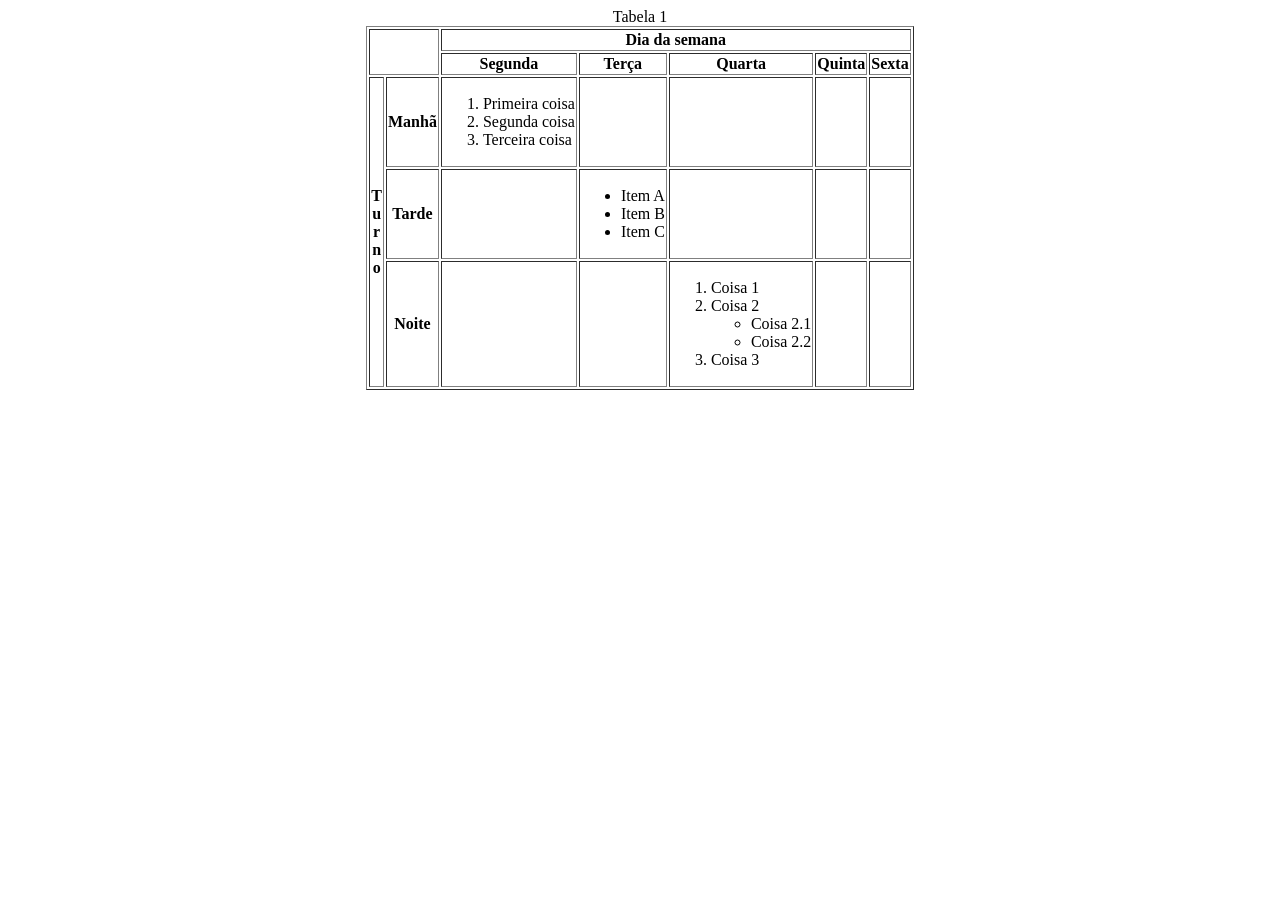
<file: tabelas&listas.html>
<!DOCTYPE html>
<html lang="en">
<head>
    <meta charset="UTF-8">
    <meta name="viewport" content="width=device-width, initial-scale=1.0">
    <title>Tabela e listas</title>
</head>
<body>
    <table border="1" align="center">
        <caption>Tabela 1</caption>
        <tr>
            <td rowspan="2" colspan="2"></td>
            <th colspan="5">Dia da semana</th>
        </tr>
        <tr>
            <th>Segunda</th>
            <th>Terça</th>
            <th>Quarta</th>
            <th>Quinta</th>
            <th>Sexta</th>
        </tr>
        <tr>
            <th rowspan="3">T<br>u<br>r<br>n<br>o</th>
            <th>Manhã</th>
            <td>
                <ol>
                    <li>Primeira coisa</li>
                    <li>Segunda coisa</li>
                    <li>Terceira coisa</li>
                </ol>
            </td>
            <td></td>
            <td></td>
            <td></td>
            <td></td>
        </tr>
        <tr>
            <th>Tarde</th>
            <td></td>
            <td>
                <ul>
                    <li>Item A</li>
                    <li>Item B</li>
                    <li>Item C</li>
                </ul>
            </td>
            <td></td>
            <td></td>
            <td></td>
        </tr>
        <tr>
            <th>Noite</th>
            <td></td>
            <td></td>
            <td>
                <ol>
                    <li>Coisa 1</li>
                    <li>Coisa 2<br>
                        <ul type="circle">
                            <li>Coisa 2.1</li>
                            <li>Coisa 2.2</li>
                        </ul>
                    </li>
                    <li>Coisa 3</li>
                </ol>
            </td>
            <td></td>
            <td></td>
        </tr>
    </table>
</body>
</html>
</file>
